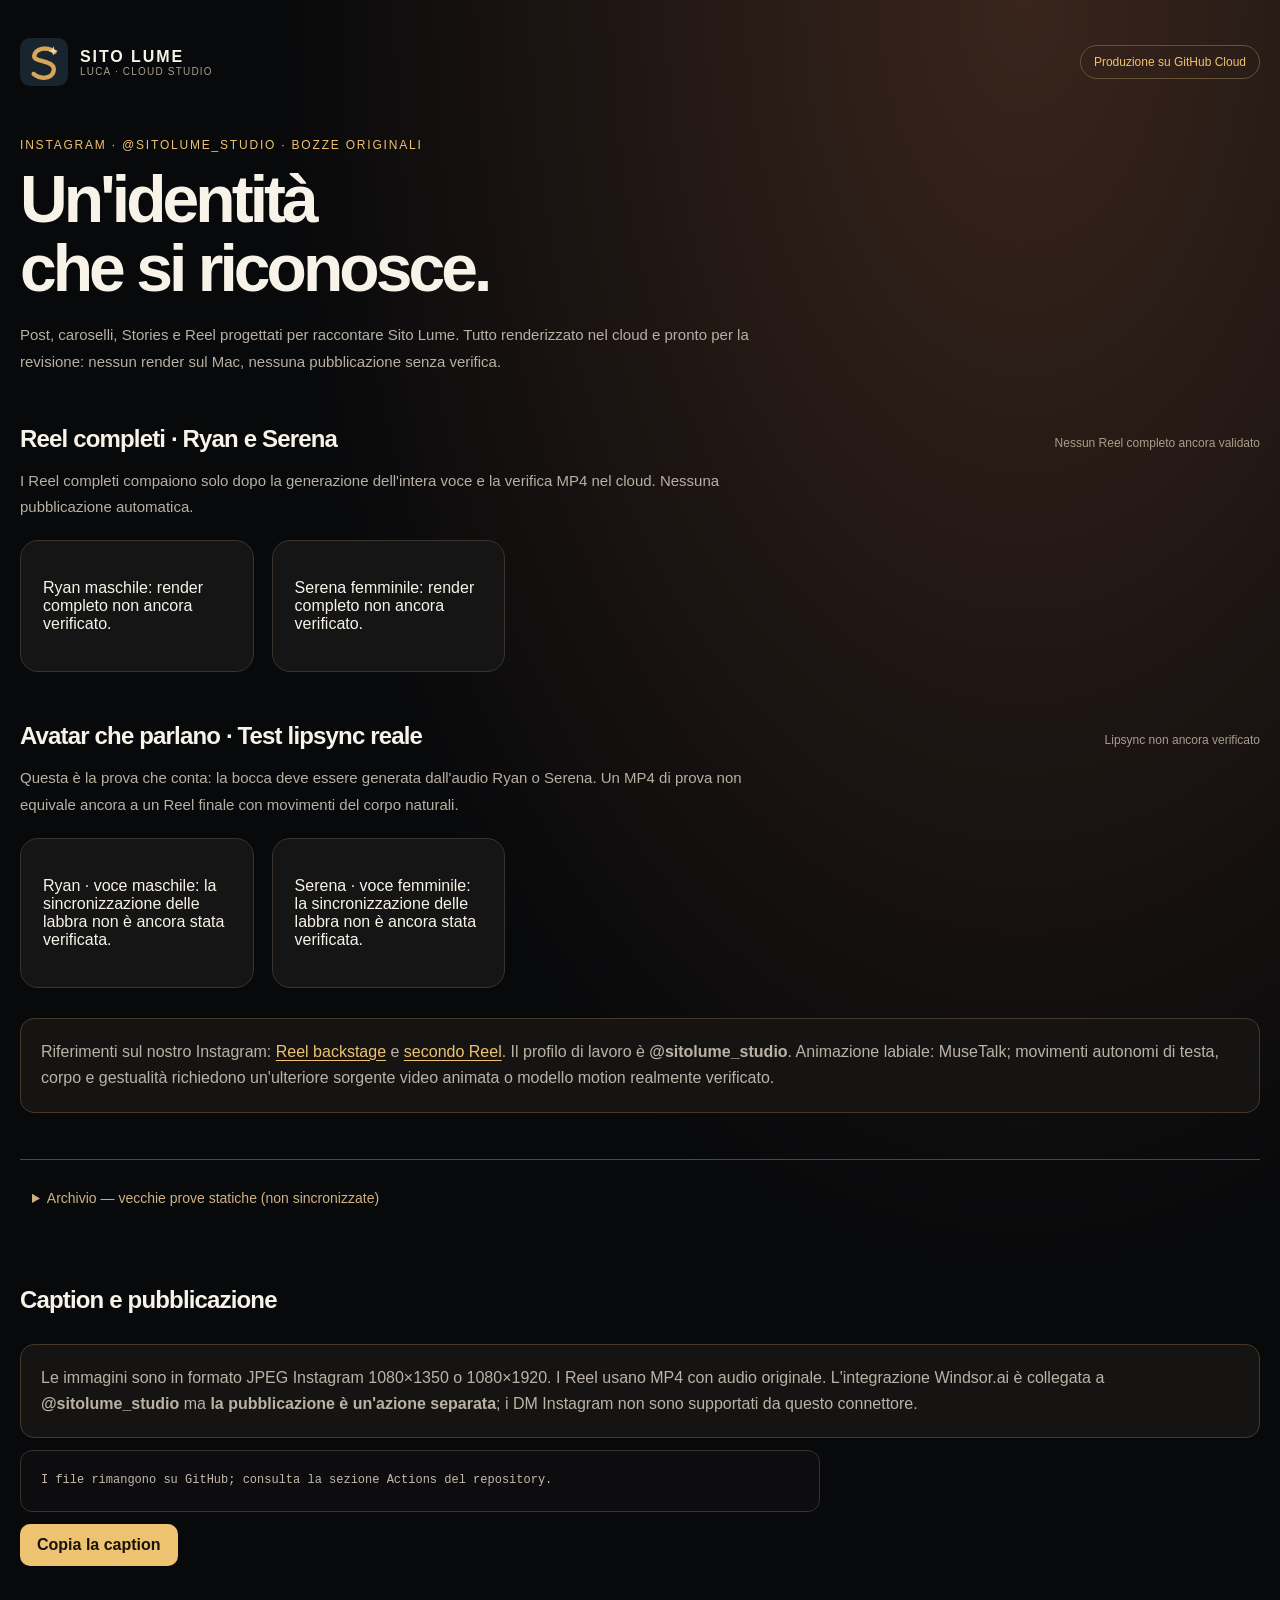
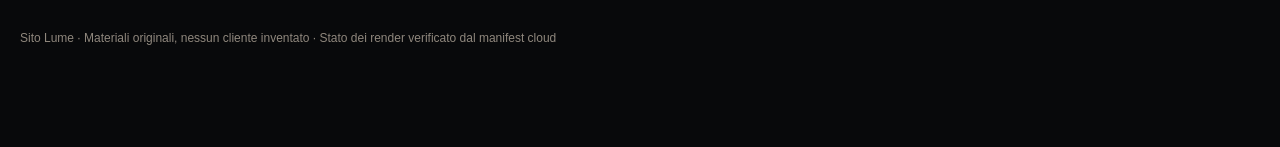
<file: social/index.html>
<!doctype html>
<html lang="it"><head><meta charset="utf-8"><meta name="viewport" content="width=device-width,initial-scale=1">
<meta name="robots" content="noindex,nofollow">
<title>Luca · Sito Lume Cloud Studio</title>
<style>
:root{color-scheme:dark;font-family:Inter,-apple-system,BlinkMacSystemFont,"Segoe UI",sans-serif;--gold:#edc270;--fg:#f8f3e8;--muted:#a99e8c;--line:#453826}
*{box-sizing:border-box}body{margin:0;color:var(--fg);background:radial-gradient(ellipse at 80% 0,#39251c,#08090b 52%);min-height:100vh}
a{color:inherit;text-decoration:none}.wrap{max-width:1280px;margin:auto;padding:38px 20px 90px}
header{display:flex;align-items:center;justify-content:space-between;gap:16px;flex-wrap:wrap}
.brand{display:flex;align-items:center;gap:12px}.brand img{width:48px;height:48px;border-radius:10px}.brand strong{letter-spacing:.12em}.brand small{display:block;letter-spacing:.12em;font-size:10px;color:var(--muted)}
.supra{font-size:12px;letter-spacing:.15em;text-transform:uppercase;color:var(--gold);margin-top:52px}
h1{font-size:clamp(33px,5.5vw,66px);line-height:1.04;letter-spacing:-.06em;margin:13px 0 20px}
.lead{color:#b9b0a4;max-width:740px;line-height:1.75;font-size:15px}
.status{display:inline-block;border:1px solid #645436;border-radius:30px;padding:9px 13px;color:var(--gold);font-size:12px}
.section{margin-top:50px;display:flex;justify-content:space-between;align-items:baseline;gap:14px;flex-wrap:wrap}
h2{font-size:24px;margin:0;letter-spacing:-.035em}.sub{font-size:12px;color:var(--muted)}
.grid{display:grid;grid-template-columns:repeat(auto-fill,minmax(220px,1fr));gap:18px;margin-top:20px}
.card{background:#151516;border:1px solid #3b332c;border-radius:18px;overflow:hidden;transition:transform .16s,border-color .16s}
.card:hover{transform:translateY(-3px);border-color:#bc9857}
.card img{width:100%;height:auto;display:block;aspect-ratio:4/5;object-fit:cover}
.card.tall img{aspect-ratio:9/16}.card video{width:100%;aspect-ratio:9/16;background:#000}
.card footer{padding:12px 14px 16px;display:flex;justify-content:space-between;align-items:center;gap:6px}
.card footer b{font-size:13px}.card footer span{font-size:11px;color:var(--gold)}
.info{padding:20px;background:#161413;border:1px solid var(--line);border-radius:14px;line-height:1.65;color:#bbb2a6;margin-top:30px}
a.link{color:var(--gold);text-decoration:underline;text-underline-offset:3px}
pre{white-space:pre-wrap;word-break:break-word;font:12px/1.6 ui-monospace,monospace;color:#c4b9ac;background:#0d0d0f;padding:20px;border-radius:12px;border:1px solid #38312d;max-width:800px}
button{font:inherit;background:#edc270;color:#18120b;border:0;border-radius:10px;padding:12px 17px;font-weight:700;cursor:pointer}
.foot{color:#8f877d;font-size:12px;margin-top:65px}
.archive{border-top:1px solid #594331;margin-top:46px;padding:18px 0}.archive>summary{cursor:pointer;color:#ceb181;font-size:14px;padding:12px}.archive[open]>summary{margin-bottom:20px}</style>
</head><body><main class="wrap">
<header><a href="https://sitolume-studio.pages.dev/" class="brand"><img alt="Logo Sito Lume" src="../assets/email/sitolume-signature.png"><span><strong>SITO LUME</strong><small>LUCA · CLOUD STUDIO</small></span></a><a class="status" href="https://github.com/activefloow-prog/sitolume-studio/actions">Produzione su GitHub Cloud</a></header>
<div class="supra">Instagram · @sitolume_studio · Bozze originali</div>
<h1>Un'identità<br>che si riconosce.</h1>
<p class="lead">Post, caroselli, Stories e Reel progettati per raccontare Sito Lume. Tutto renderizzato nel cloud e pronto per la revisione: nessun render sul Mac, nessuna pubblicazione senza verifica.</p>
<div class="section"><h2>Reel completi · Ryan e Serena</h2><span class="sub" id="fullSyncStatus">Render completo non ancora verificato</span></div>
<p class="lead">I Reel completi compaiono solo dopo la generazione dell'intera voce e la verifica MP4 nel cloud. Nessuna pubblicazione automatica.</p>
<div class="grid" id="fullSyncVideos"></div>
<div class="section"><h2>Avatar che parlano · Test lipsync reale</h2><span class="sub" id="syncStatus">Verifica in corso sul cloud…</span></div>
<p class="lead">Questa è la prova che conta: la bocca deve essere generata dall'audio Ryan o Serena. Un MP4 di prova non equivale ancora a un Reel finale con movimenti del corpo naturali.</p>
<div class="grid" id="syncVideos"></div>
<div class="info">Riferimenti sul nostro Instagram: <a class="link" target="_blank" rel="noopener" href="https://www.instagram.com/reel/DfYEkb5t3Mq/">Reel backstage</a> e <a class="link" target="_blank" rel="noopener" href="https://www.instagram.com/reel/DfZqXATocv0/">secondo Reel</a>. Il profilo di lavoro è <strong>@sitolume_studio</strong>. Animazione labiale: MuseTalk; movimenti autonomi di testa, corpo e gestualità richiedono un'ulteriore sorgente video animata o modello motion realmente verificato.</div>
<details class="archive"><summary>Archivio — vecchie prove statiche (non sincronizzate)</summary>
<div class="section"><h2>Nuovo Cinema Studio · Avatar</h2><span class="sub" id="cinemaStatus">Verifica render in cloud…</span></div>
<div class="grid" id="cinemaVideos"></div>
<div class="section"><h2>Copertine e caroselli avatar</h2><span class="sub">Presentatori sintetici originali CC0 · non sono persone reali · lipsync non attivo</span></div>
<div class="grid" id="cinemaImages"></div>
<div class="info">Nuova regia: movimento di camera, stacchi cinematografici, ambientazioni nero-oro e presentatori virtuali. La voce è Ryan o Serena. Gli avatar sono sintetici; non sono riprese reali né lipsync fotorealistico. <a class="link" href="https://github.com/visualizevalue/headshots" target="_blank" rel="noopener">Portrait CC0</a>.</div>
<div class="section"><h2>Materiali social</h2><span class="sub" id="edition">Cerco l'ultima produzione verificata…</span></div>
<div class="grid" id="visuals"></div>
<div class="section"><h2>Reel e voci</h2><span class="sub">Ryan (maschile) · Serena (femminile) · Qwen3-TTS</span></div>
<div class="grid" id="videos"></div>
</details>
<div class="section"><h2>Caption e pubblicazione</h2></div>
<div class="info">Le immagini sono in formato JPEG Instagram 1080×1350 o 1080×1920. I Reel usano MP4 con audio originale. L'integrazione Windsor.ai è collegata a <b>@sitolume_studio</b> ma <b>la pubblicazione è un'azione separata</b>; i DM Instagram non sono supportati da questo connettore.</div>
<pre id="caption">Caricamento caption…</pre>
<button id="copyCaption">Copia la caption</button>
<p class="foot">Sito Lume · Materiali originali, nessun cliente inventato · Stato dei render verificato dal manifest cloud</p>
</main>
<script>
(function(){
"use strict";
const repo="https://api.github.com/repos/activefloow-prog/sitolume-studio/contents/social/";
const raw="https://raw.githubusercontent.com/activefloow-prog/sitolume-studio/main/social/";
const pic=(label,url,tall)=>{const a=document.createElement("a");a.className="card"+(tall?" tall":"");a.href=url;a.target="_blank";a.rel="noopener noreferrer";const img=document.createElement("img");img.src=url;img.loading="lazy";img.alt=label;const footer=document.createElement("footer");const name=document.createElement("b");name.textContent=label;const span=document.createElement("span");span.textContent="Apri JPG";footer.append(name,span);a.append(img,footer);return a};
const video=(label,url,available)=>{const div=document.createElement("div");div.className="card tall";if(available){const v=document.createElement("video");v.controls=true;v.preload="none";v.src=url;v.playsInline=true;div.append(v)}else{const p=document.createElement("p");p.style.padding="22px";p.textContent="Il Reel non è ancora stato generato o verificato.";div.append(p)}const footer=document.createElement("footer");const n=document.createElement("b");n.textContent=label;const st=document.createElement("span");st.textContent=available?"MP4 disponibile":"Da generare";footer.append(n,st);div.append(footer);return div};
async function loadFullLipSync(){
 const root=raw+"lipsync/full/2026-11-11/";
 const cases=[["ryan","Ryan maschile"],["serena","Serena femminile"]];
 let ok=0;
 const container=document.getElementById("fullSyncVideos");
 for(const [id,label] of cases){
  try{
    const response=await fetch(root+id+"/status.json",{cache:"no-store"});
    if(!response.ok)throw Error("missing");
    const status=await response.json();
    if(status.verified!==true || status.lipsync_model!=="TMElyralab/MuseTalk v1.5")throw Error("not verified");
    container.append(video("Reel completo · "+label,root+id+"/"+status.output,true));
    ok++;
  }catch(e){
    const p=document.createElement("div");
    p.className="card";
    p.innerHTML="<p style='padding:22px'>"+label+": render completo non ancora verificato.</p>";
    container.append(p);
  }
 }
 document.getElementById("fullSyncStatus").textContent=ok===2?"Due Reel con audio completo verificati":ok===1?"Un Reel completo verificato":"Nessun Reel completo ancora validato";
}
loadFullLipSync().catch(()=>{document.getElementById("fullSyncStatus").textContent="Produzione completa da verificare";});
async function loadLipSyncPilot(){
 const root=raw+"lipsync/2026-11-11/";
 const cases=[["ryan","Ryan · voce maschile"],["serena","Serena · voce femminile"]];
 let ok=0;
 const wrap=document.getElementById("syncVideos");
 for(const [id,label] of cases){
  try{
   const req=await fetch(root+id+"/status.json",{cache:"no-store"});
   if(!req.ok)throw Error("unverified");
   const status=await req.json();
   if(status.verified!==true || status.lipsync_model!=="TMElyralab/MuseTalk v1.5")throw Error("not certified");
   wrap.append(video("Lipsync reale · "+label+" · prova 5 s",root+id+"/"+status.output,true));
   ok++;
  }catch(e){
   const holder=document.createElement("div");holder.className="card";
   const p=document.createElement("p");p.style.padding="22px";p.textContent=label+": la sincronizzazione delle labbra non è ancora stata verificata.";
   holder.append(p);wrap.append(holder);
  }
 }
 document.getElementById("syncStatus").textContent=ok===2?"Ryan e Serena: due prove labiali verificate":ok===1?"Una prova lipsync verificata; seconda in verifica":"Lipsync non ancora verificato";
}
loadLipSyncPilot().catch(()=>{document.getElementById("syncStatus").textContent="Test non disponibile";});
async function loadCinema(){
const newestCinema=await loadLatest("cinema");
const root=raw+newestCinema+"/";
const cases=[["ryan","Ryan · voce maschile"],["serena","Serena · voce femminile"]];
let ok=0;
for(const [id,title] of cases){
try{
 const response=await fetch(root+id+"/cinema-"+id+".json",{cache:"no-cache"});
 if(!response.ok)throw Error("not ready");
 const manifest=await response.json();
 if(manifest.render!=="verified")throw Error("not verified");
 const folder=root+id+"/";
 document.getElementById("cinemaVideos").append(video("Cinematic Reel · "+title,folder+manifest.video,true));
 document.getElementById("cinemaImages").append(pic("Copertina avatar · "+title,folder+manifest.cover,false),...manifest.carousel.map((path,i)=>pic("Cinema "+title+" · "+(i+1),folder+path,false)));
 ok++;
}catch(e){const p=document.createElement("p");p.style.color="#b9b0a4";p.textContent=title+": render da verificare sul cloud.";document.getElementById("cinemaVideos").append(p)}
}
document.getElementById("cinemaStatus").textContent=ok===2?"Due Reel cinematografici verificati":ok===1?"Un Reel pronto, un Reel in verifica":"Rendering cloud non ancora verificato";
}
loadCinema().catch(()=>{document.getElementById("cinemaStatus").textContent="Non ancora disponibile";});
async function loadLatest(folder){const r=await fetch(repo+folder,{headers:{Accept:"application/vnd.github+json"}});if(!r.ok)throw Error("Nessun archivio cloud");const items=await r.json();const dirs=items.filter(x=>x.type==="dir").sort((a,b)=>b.name.localeCompare(a.name));if(!dirs.length)throw Error("Nessuna produzione");return folder+"/"+dirs[0].name}
async function start(){let dir;try{dir=await loadLatest("generated")}catch{dir=await loadLatest("preview")}
const endpoint=raw+dir+"/";const res=await fetch(endpoint+"manifest.json",{cache:"no-cache"});if(!res.ok)throw Error("Il manifest del render non è disponibile");
const m=await res.json();document.getElementById("edition").textContent="Lotto "+dir.split("/").pop()+" · "+(m.production?.visuals||"anteprima tecnica");
const grid=document.getElementById("visuals");grid.replaceChildren(pic("Post principale",endpoint+m.post,false),...m.carousel.map((name,i)=>pic("Carosello "+(i+1),endpoint+name,false)),pic("Story verticale",endpoint+m.story,true));
const clips=document.getElementById("videos");clips.replaceChildren(video("Reel Ryan · voce maschile",endpoint+"reel-ryan.mp4",m.production?.ryan_reel==="verified"),video("Reel Serena · voce femminile",endpoint+"reel-serena.mp4",m.production?.serena_reel==="verified"));
document.getElementById("caption").textContent=m.caption||"Caption da preparare";
document.getElementById("copyCaption").onclick=()=>navigator.clipboard.writeText(m.caption||"").then(()=>{document.getElementById("copyCaption").textContent="Copiata"});
}
start().catch(e=>{document.getElementById("edition").textContent=e.message;document.getElementById("caption").textContent="I file rimangono su GitHub; consulta la sezione Actions del repository."});
})();
</script></body></html>
</file>
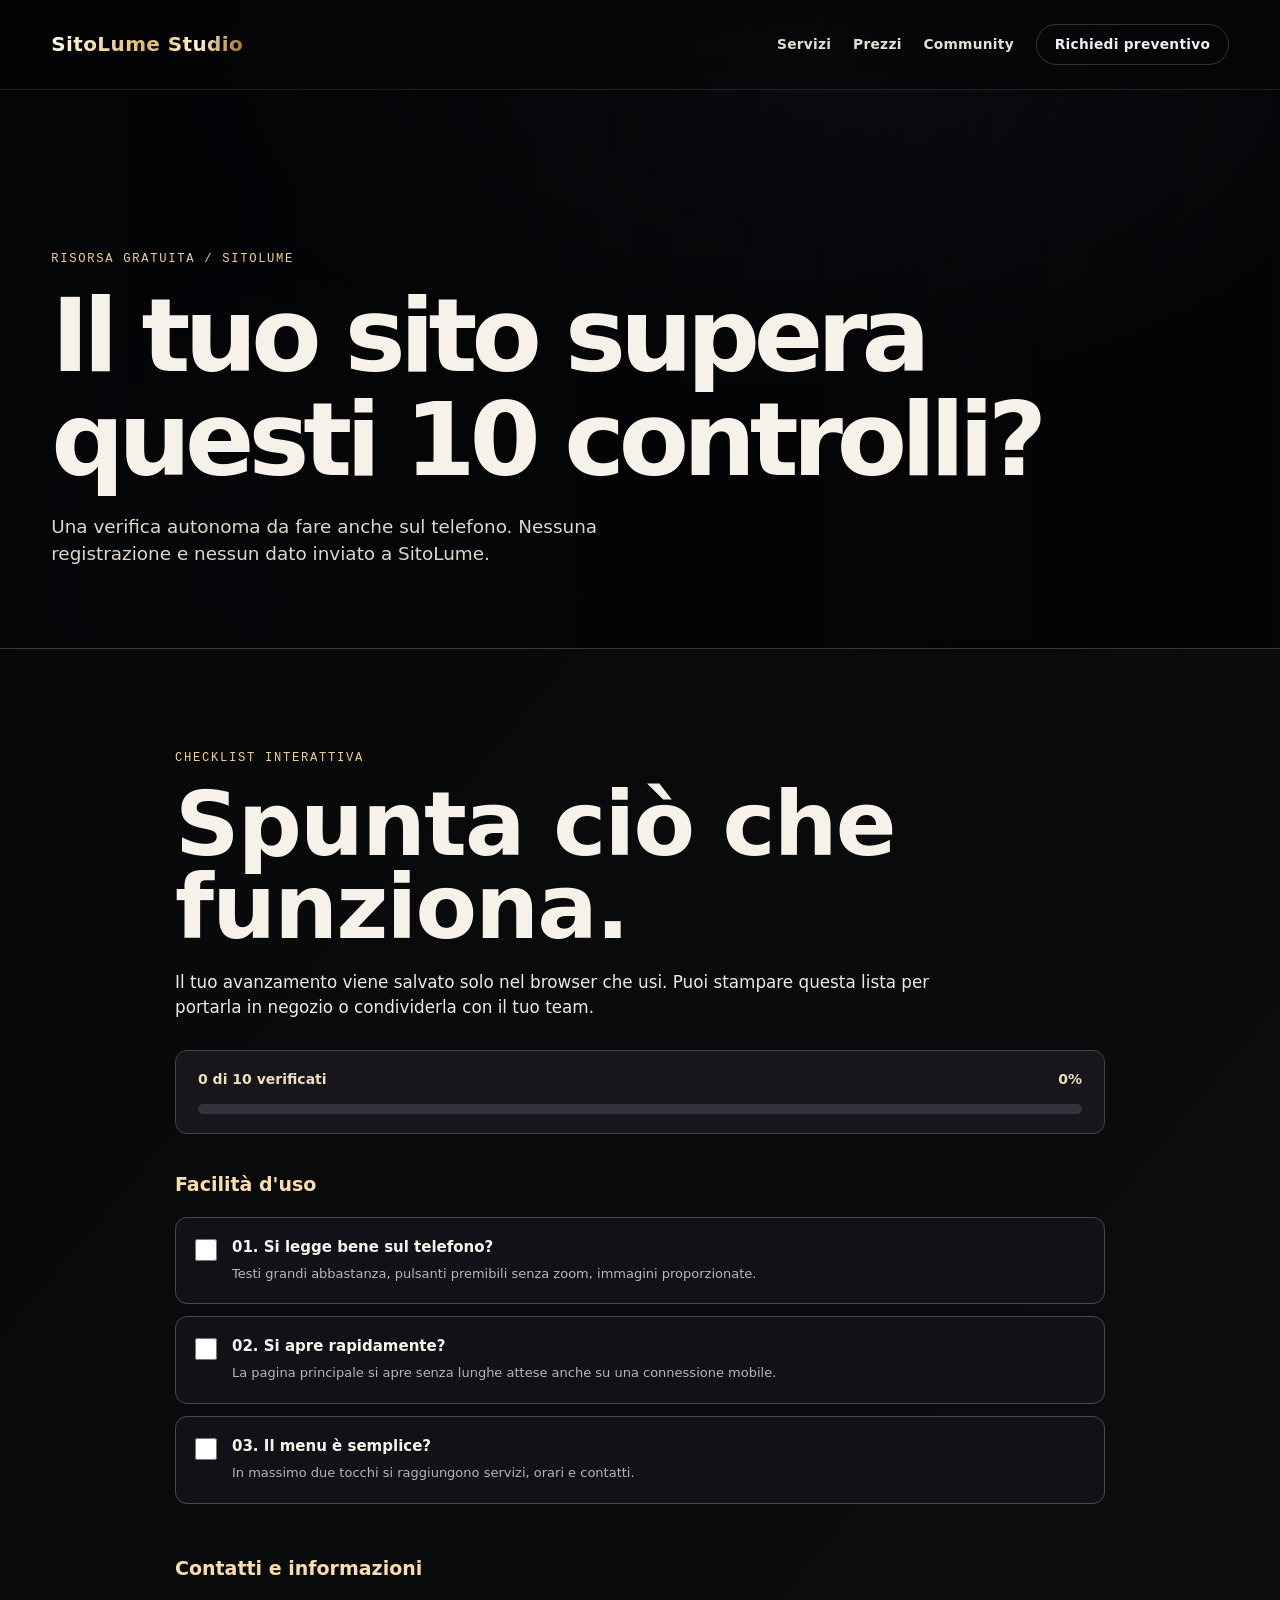
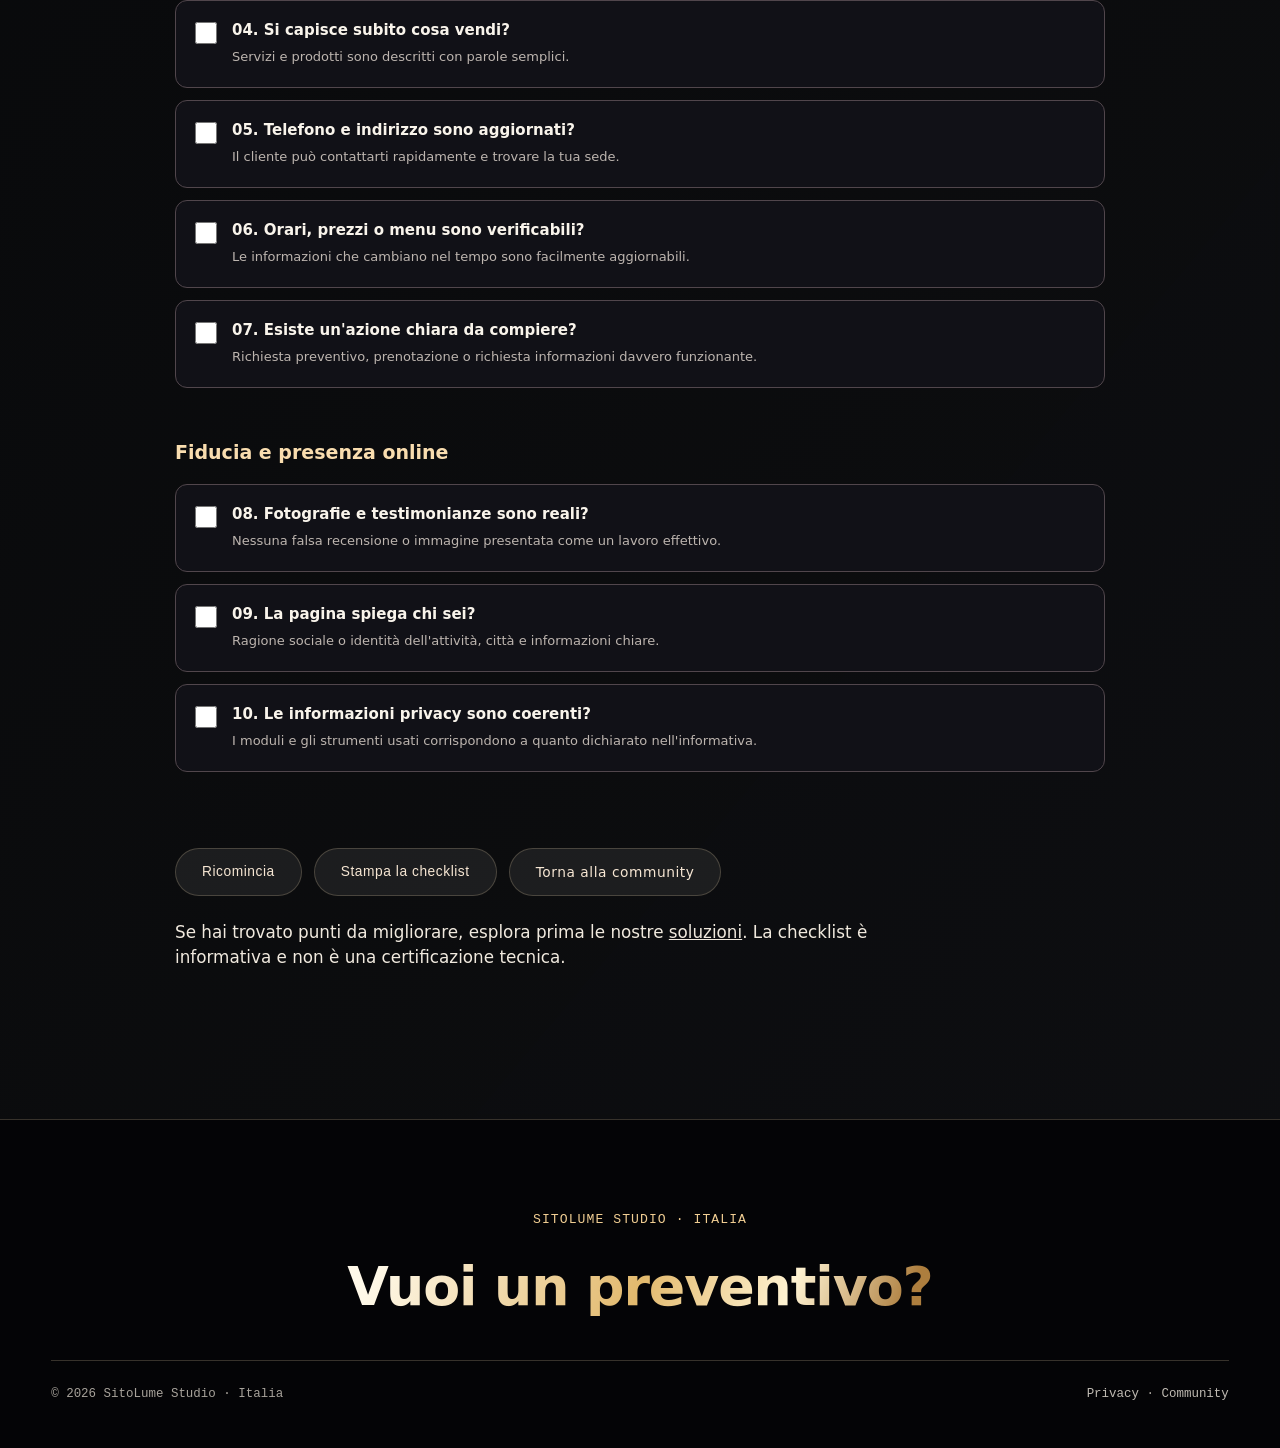
<file: checklist-gratuita.html>
<!DOCTYPE html><html lang="it"><head><meta charset="utf-8"><meta name="viewport" content="width=device-width,initial-scale=1"><meta name="robots" content="index,follow"><link rel="canonical" href="https://activefloow-prog.github.io/sitolume-studio/checklist-gratuita.html"><meta name="theme-color" content="#050507"><meta name="description" content="Checklist gratuita per controllare un sito web in 10 punti, pensata per le piccole attività italiane."><title>Checklist gratuita sito web | SitoLume Studio</title><link rel="icon" href="./assets/sitolume-logo.svg" type="image/svg+xml"><link rel="stylesheet" href="./styles.css"><link rel="stylesheet" href="./multipage.css"></head>
<body><header class="nav"><a class="brand" href="./index.html">SitoLume Studio</a><button class="menu-toggle" type="button" aria-label="Apri menu" aria-expanded="false" aria-controls="main-menu">☰</button><nav class="nav-links" id="main-menu" aria-label="Menu principale"><a href="./servizi.html">Servizi</a><a href="./prezzi.html">Prezzi</a><a href="./community.html">Community</a><a class="nav-cta" href="./preventivo.html">Richiedi preventivo</a></nav></header>
<main><section class="page-intro checklist-intro"><p class="kicker">RISORSA GRATUITA / SITOLUME</p><h1>Il tuo sito supera<br>questi 10 controlli?</h1><p>Una verifica autonoma da fare anche sul telefono. Nessuna registrazione e nessun dato inviato a SitoLume.</p></section>
<section class="sl-extra"><div class="section-head checklist-wrap"><p class="kicker">CHECKLIST INTERATTIVA</p><h2>Spunta ciò che funziona.</h2><p class="sl-intro">Il tuo avanzamento viene salvato solo nel browser che usi. Puoi stampare questa lista per portarla in negozio o condividerla con il tuo team.</p>
<div class="checklist-progress"><div class="checklist-progress-head"><strong id="check-counter">0 di 10 verificati</strong><span id="check-score">0%</span></div><div class="checklist-progress-track"><span id="check-fill"></span></div></div>
<div class="checklist-items">
<fieldset><legend>Facilità d'uso</legend>
<label><input type="checkbox" data-check="1"> <span><strong>01. Si legge bene sul telefono?</strong><small>Testi grandi abbastanza, pulsanti premibili senza zoom, immagini proporzionate.</small></span></label>
<label><input type="checkbox" data-check="2"> <span><strong>02. Si apre rapidamente?</strong><small>La pagina principale si apre senza lunghe attese anche su una connessione mobile.</small></span></label>
<label><input type="checkbox" data-check="3"> <span><strong>03. Il menu è semplice?</strong><small>In massimo due tocchi si raggiungono servizi, orari e contatti.</small></span></label>
</fieldset><fieldset id="contatti"><legend>Contatti e informazioni</legend>
<label><input type="checkbox" data-check="4"> <span><strong>04. Si capisce subito cosa vendi?</strong><small>Servizi e prodotti sono descritti con parole semplici.</small></span></label>
<label><input type="checkbox" data-check="5"> <span><strong>05. Telefono e indirizzo sono aggiornati?</strong><small>Il cliente può contattarti rapidamente e trovare la tua sede.</small></span></label>
<label><input type="checkbox" data-check="6"> <span><strong>06. Orari, prezzi o menu sono verificabili?</strong><small>Le informazioni che cambiano nel tempo sono facilmente aggiornabili.</small></span></label>
<label><input type="checkbox" data-check="7"> <span><strong>07. Esiste un'azione chiara da compiere?</strong><small>Richiesta preventivo, prenotazione o richiesta informazioni davvero funzionante.</small></span></label>
</fieldset><fieldset id="fiducia"><legend>Fiducia e presenza online</legend>
<label><input type="checkbox" data-check="8"> <span><strong>08. Fotografie e testimonianze sono reali?</strong><small>Nessuna falsa recensione o immagine presentata come un lavoro effettivo.</small></span></label>
<label><input type="checkbox" data-check="9"> <span><strong>09. La pagina spiega chi sei?</strong><small>Ragione sociale o identità dell'attività, città e informazioni chiare.</small></span></label>
<label><input type="checkbox" data-check="10"> <span><strong>10. Le informazioni privacy sono coerenti?</strong><small>I moduli e gli strumenti usati corrispondono a quanto dichiarato nell'informativa.</small></span></label>
</fieldset></div>
<div class="checklist-actions"><button type="button" id="check-clear" class="btn"><span>Ricomincia</span></button><button type="button" id="check-print" class="btn"><span>Stampa la checklist</span></button><a class="btn" href="./community.html"><span>Torna alla community</span></a></div>
<p class="sl-intro">Se hai trovato punti da migliorare, esplora prima le nostre <a href="./servizi.html" style="text-decoration:underline">soluzioni</a>. La checklist è informativa e non è una certificazione tecnica.</p>
</div></section>
</main><footer class="footer"><p class="foot-k">SITOLUME STUDIO · ITALIA</p><a class="foot-mail" href="./preventivo.html">Vuoi un preventivo?</a><div class="foot-bottom"><span>© 2026 SitoLume Studio · Italia</span><span><a href="./privacy.html">Privacy</a> · <a href="./community.html">Community</a></span></div></footer>
<script src="./navigation.js"></script><script src="./checklist.js" defer></script></body></html>
</file>
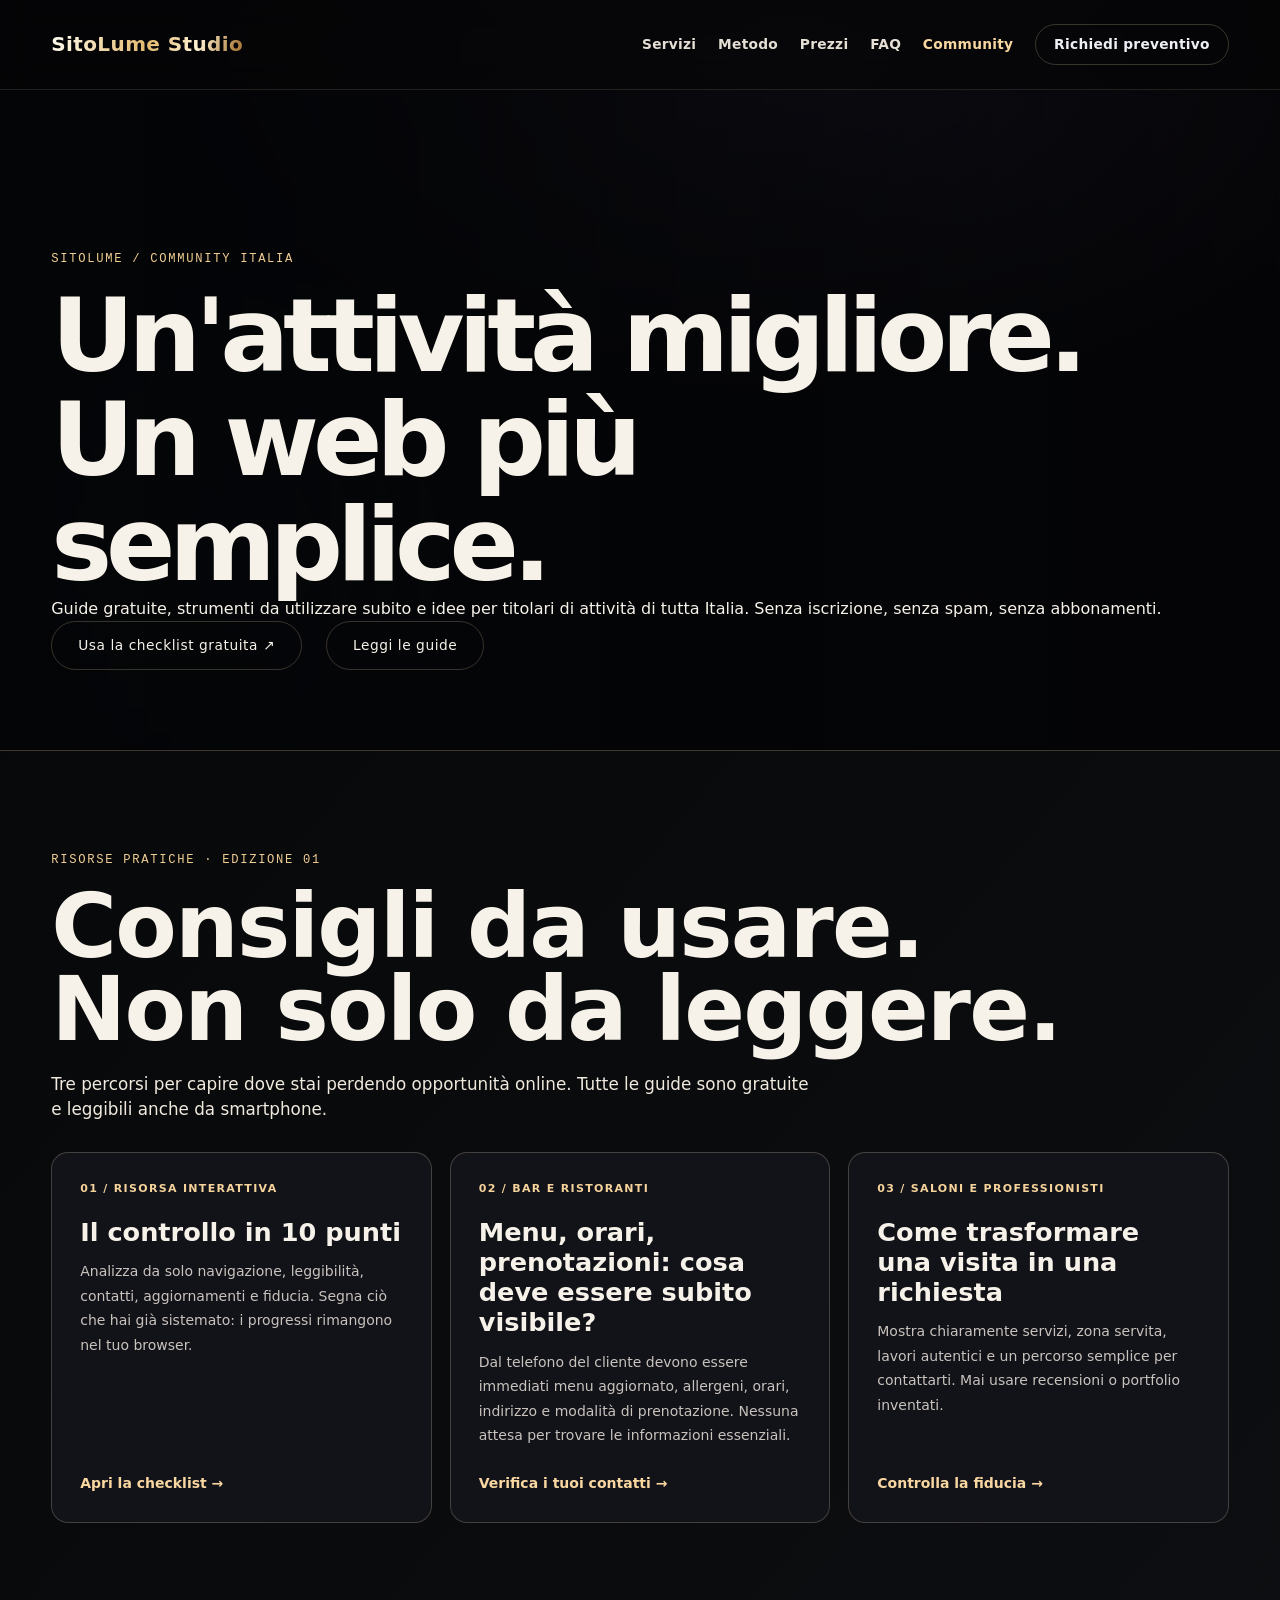
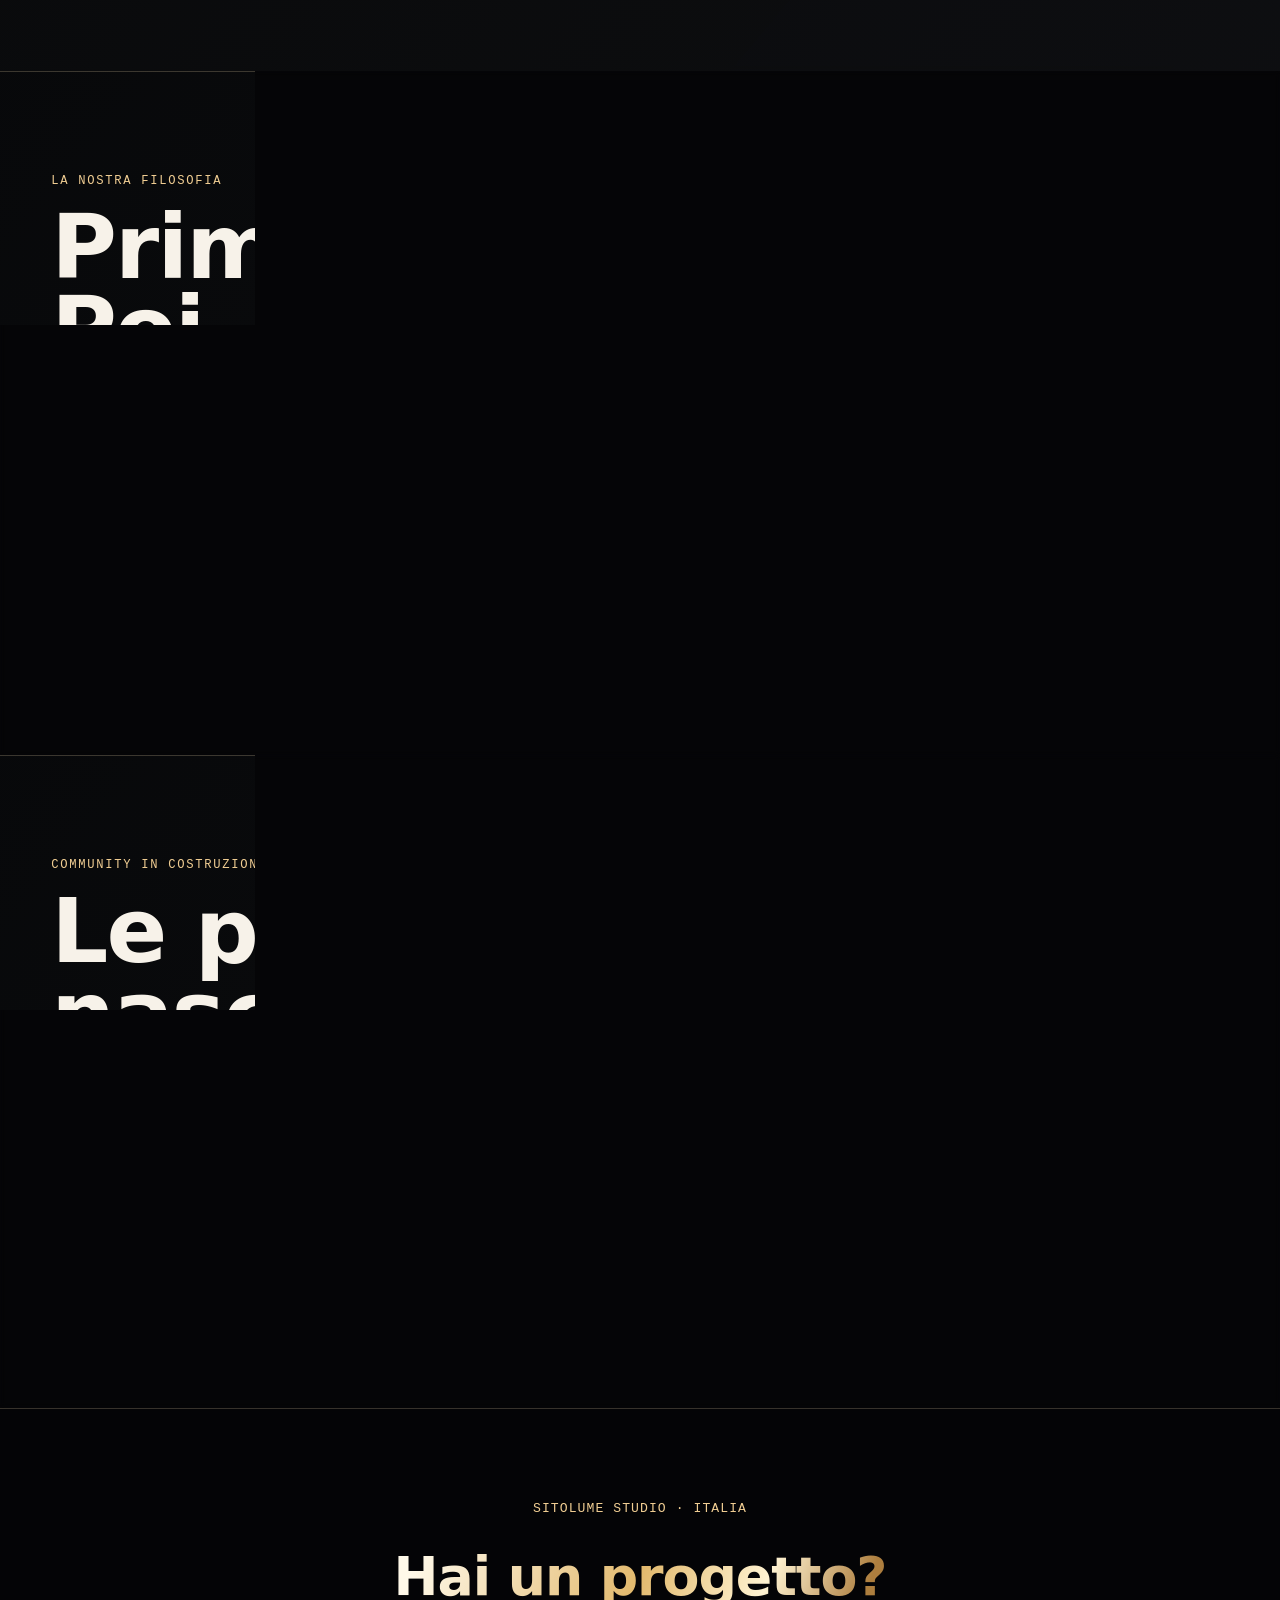
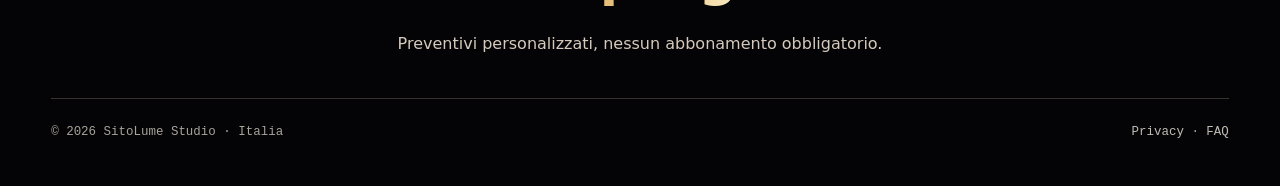
<file: community.html>
<!DOCTYPE html><html lang="it"><head><meta charset="utf-8"><meta name="viewport" content="width=device-width,initial-scale=1"><meta name="robots" content="index,follow"><link rel="canonical" href="https://activefloow-prog.github.io/sitolume-studio/community.html"><meta name="theme-color" content="#050507"><meta name="description" content="Community SitoLume Italia: strumenti gratuiti e guide pratiche per migliorare la presenza online di bar, negozi, saloni e professionisti."><title>Community e risorse gratuite | SitoLume Studio</title><link rel="icon" href="./assets/sitolume-logo.svg" type="image/svg+xml"><link rel="stylesheet" href="./styles.css"><link rel="stylesheet" href="./multipage.css"></head>
<body>
<header class="nav"><a class="brand" href="./index.html">SitoLume Studio</a><button class="menu-toggle" type="button" aria-label="Apri menu" aria-expanded="false" aria-controls="main-menu">☰</button><nav class="nav-links" id="main-menu" aria-label="Menu principale"><a href="./servizi.html">Servizi</a><a href="./metodo.html">Metodo</a><a href="./prezzi.html">Prezzi</a><a href="./faq.html">FAQ</a><a href="./community.html" aria-current="page">Community</a><a class="nav-cta" href="./preventivo.html">Richiedi preventivo</a></nav></header>
<main>
<section class="page-intro"><p class="kicker">SITOLUME / COMMUNITY ITALIA</p><h1>Un'attività migliore.<br>Un web più semplice.</h1><p>Guide gratuite, strumenti da utilizzare subito e idee per titolari di attività di tutta Italia. Senza iscrizione, senza spam, senza abbonamenti.</p><div class="hero-actions"><a class="btn" href="./checklist-gratuita.html"><span>Usa la checklist gratuita ↗</span></a><a class="btn" href="#risorse"><span>Leggi le guide</span></a></div></section>
<section class="sl-extra" id="risorse"><div class="section-head"><p class="kicker">RISORSE PRATICHE · EDIZIONE 01</p><h2>Consigli da usare.<br>Non solo da leggere.</h2><p class="sl-intro">Tre percorsi per capire dove stai perdendo opportunità online. Tutte le guide sono gratuite e leggibili anche da smartphone.</p><div class="community-cards">
<article class="community-card"><span>01 / RISORSA INTERATTIVA</span><h3>Il controllo in 10 punti</h3><p>Analizza da solo navigazione, leggibilità, contatti, aggiornamenti e fiducia. Segna ciò che hai già sistemato: i progressi rimangono nel tuo browser.</p><a href="./checklist-gratuita.html">Apri la checklist →</a></article>
<article class="community-card"><span>02 / BAR E RISTORANTI</span><h3>Menu, orari, prenotazioni: cosa deve essere subito visibile?</h3><p>Dal telefono del cliente devono essere immediati menu aggiornato, allergeni, orari, indirizzo e modalità di prenotazione. Nessuna attesa per trovare le informazioni essenziali.</p><a href="./checklist-gratuita.html#contatti">Verifica i tuoi contatti →</a></article>
<article class="community-card"><span>03 / SALONI E PROFESSIONISTI</span><h3>Come trasformare una visita in una richiesta</h3><p>Mostra chiaramente servizi, zona servita, lavori autentici e un percorso semplice per contattarti. Mai usare recensioni o portfolio inventati.</p><a href="./checklist-gratuita.html#fiducia">Controlla la fiducia →</a></article>
</div></div></section>
<section class="sl-extra"><div class="section-head"><p class="kicker">LA NOSTRA FILOSOFIA</p><h2>Prima il valore.<br>Poi, se serve, il preventivo.</h2><p class="sl-intro">Non devi comprare un sito per leggere le nostre risorse. Se vuoi un parere sul tuo progetto puoi consultare i servizi e chiedere una proposta personalizzata.</p><a class="btn" href="./servizi.html"><span>Scopri cosa realizziamo →</span></a><a class="btn" href="./preventivo.html"><span>Richiedi un preventivo →</span></a></div></section>
<section class="sl-extra" id="partecipazione"><div class="section-head"><p class="kicker">COMMUNITY IN COSTRUZIONE</p><h2>Le prossime guide nasceranno dai problemi reali.</h2><p class="sl-intro">Questa è la prima versione pubblica delle risorse. Una sezione per inviare domande e ricevere aggiornamenti sarà attivata solo dopo il collaudo del recapito, con informativa privacy corretta. Non presentiamo come attivo un gruppo social o una mailing list che non esistono.</p></div></section>
</main><footer class="footer"><p class="foot-k">SITOLUME STUDIO · ITALIA</p><a class="foot-mail" href="./preventivo.html">Hai un progetto?</a><p class="contact-note">Preventivi personalizzati, nessun abbonamento obbligatorio.</p><div class="foot-bottom"><span>© 2026 SitoLume Studio · Italia</span><span><a href="./privacy.html">Privacy</a> · <a href="./faq.html">FAQ</a></span></div></footer><script src="./navigation.js"></script>
</body></html>
</file>
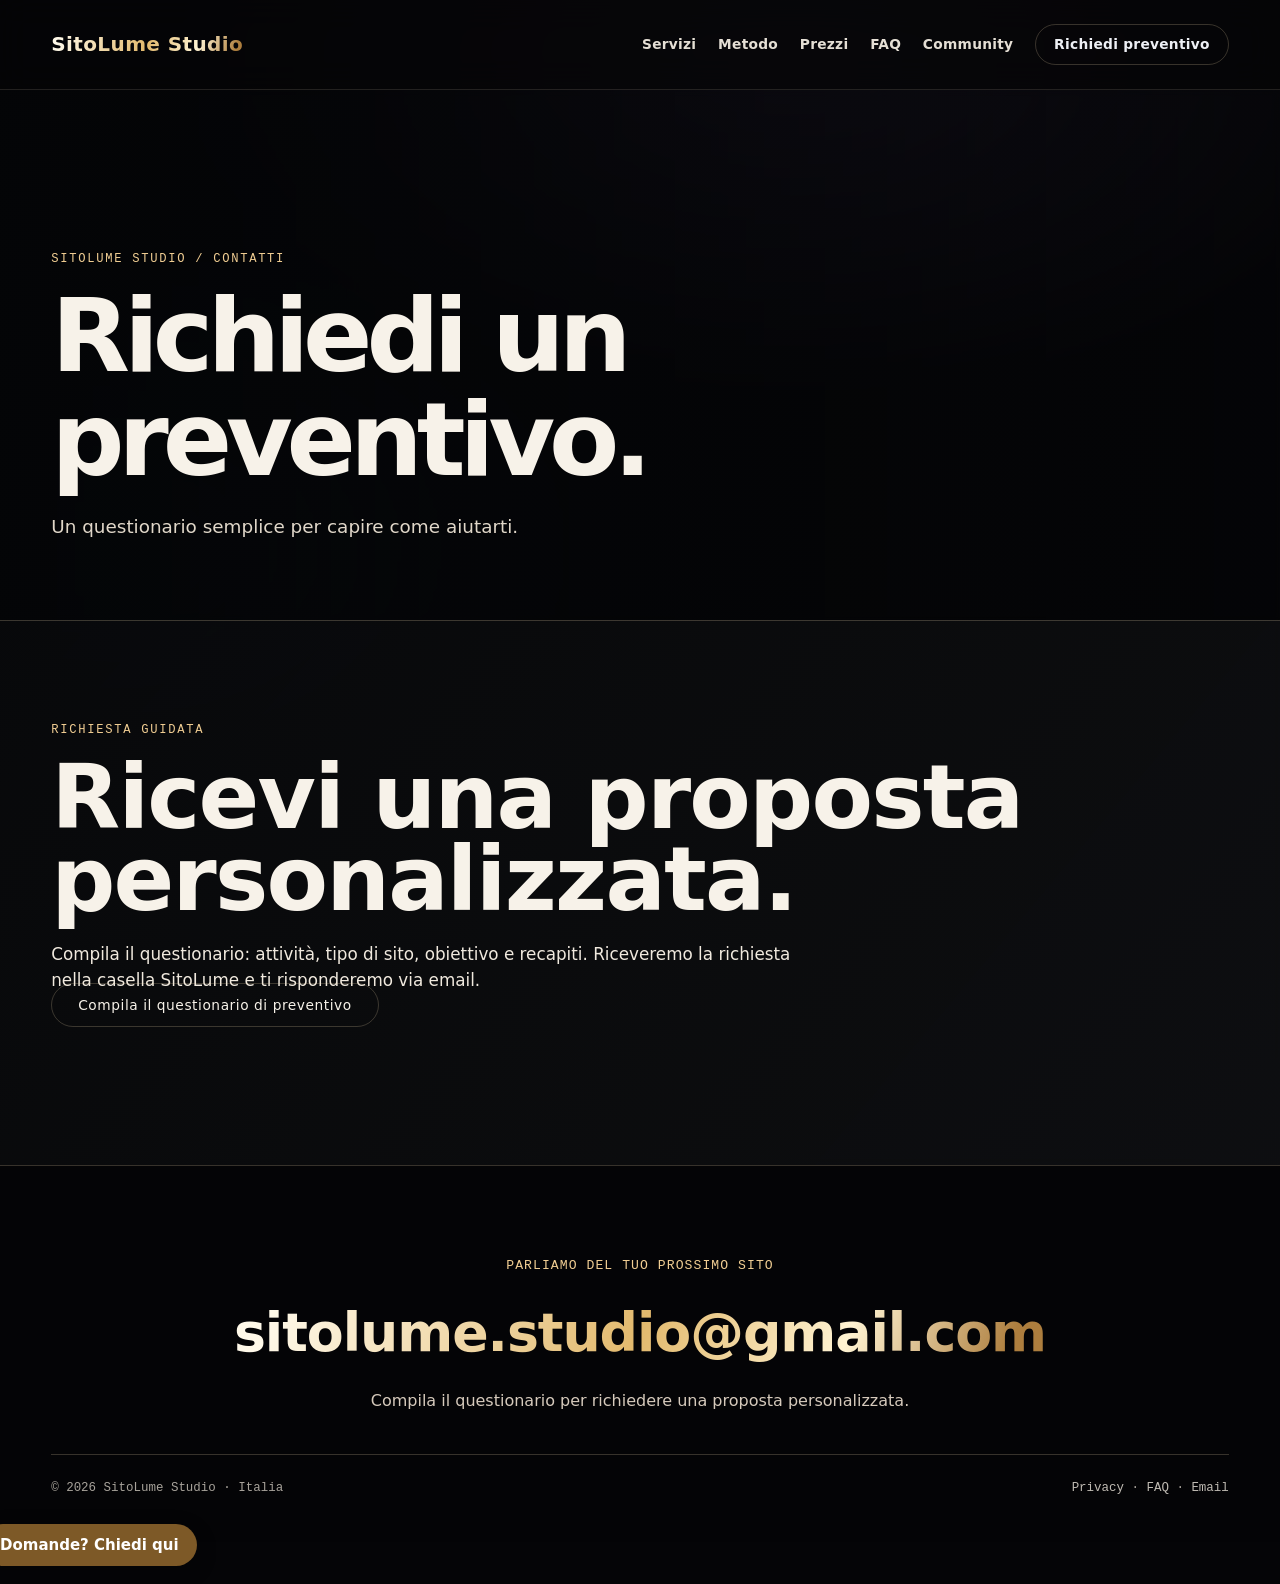
<file: contatti.html>
<!DOCTYPE html><html lang="it"><head><meta charset="utf-8"><meta name="viewport" content="width=device-width,initial-scale=1"><meta name="robots" content="index,follow"><link rel="canonical" href="https://activefloow-prog.github.io/sitolume-studio/contatti.html"><meta name="theme-color" content="#050507"><title>Contatti | SitoLume Studio</title><meta name="description" content="SitoLume Studio: siti web professionali, animazioni 3D, siti multipagina e assistenza per le attività locali."><link rel="icon" href="./assets/sitolume-logo.svg" type="image/svg+xml"><link rel="stylesheet" href="./styles.css"><link rel="stylesheet" href="./multipage.css"></head><body><header class="nav"><a class="brand" href="./index.html">SitoLume Studio</a><button class="menu-toggle" type="button" aria-label="Apri menu" aria-expanded="false" aria-controls="main-menu">☰</button><nav class="nav-links" id="main-menu" aria-label="Menu principale"><a href="./servizi.html">Servizi</a><a href="./metodo.html">Metodo</a><a href="./prezzi.html">Prezzi</a><a href="./faq.html">FAQ</a><a href="./community.html">Community</a><a class="nav-cta" href="./preventivo.html">Richiedi preventivo</a></nav></header><main><section class="page-intro"><p class="kicker">SITOLUME STUDIO / CONTATTI</p><h1>Richiedi un preventivo.</h1><p>Un questionario semplice per capire come aiutarti.</p></section><section class="sl-contact-page"><div class="section-head"><p class="kicker">RICHIESTA GUIDATA</p><h2>Ricevi una proposta personalizzata.</h2><p class="sl-intro">Compila il questionario: attività, tipo di sito, obiettivo e recapiti. Riceveremo la richiesta nella casella SitoLume e ti risponderemo via email.</p><a class="btn" href="./preventivo.html"><span>Compila il questionario di preventivo</span></a></div></section></main><footer class="footer" id="contact"><p class="foot-k">PARLIAMO DEL TUO PROSSIMO SITO</p><a class="foot-mail" href="./preventivo.html">sitolume.studio@gmail.com</a><p class="contact-note">Compila il questionario per richiedere una proposta personalizzata.</p><div class="foot-bottom"><span>© 2026 SitoLume Studio · Italia</span><span><a href="./privacy.html">Privacy</a> · <a href="./faq.html">FAQ</a> · <a href="./preventivo.html">Email</a></span></div></footer><script src="./navigation.js"></script><script>window.TCH_FAQ={"name":"SitoLume · Assistente FAQ","colour":"#7d5927","button":"Domande? Chiedi qui","greeting":"Ciao! Sono l’assistente FAQ automatico di SitoLume. Posso rispondere su servizi, prezzi indicativi e modalità di lavoro.","fallback":"Non ho una risposta verificata a questa domanda. Scrivici a sitolume.studio@gmail.com; non inserire informazioni sensibili qui.","threshold":0.47,"suggest":[0,1,2,9],"synonyms":{"prezzo":["prezzi","costo","costi","tariffa","tariffe"],"abbonamento":["mensile","canone","rinnovo"],"contatto":["email","scrivere","parlare"]},"faqs":[{"q":"Quanto costa un sito web?","keywords":["prezzo","prezzi","costo","costi","quanto","euro","tariffe","sito","vetrina","390","790","preventivo"],"a":"Una pagina vetrina parte indicativamente da 390 €. Un sito fino a 5 pagine parte da 790 €. Le esperienze 3D avanzate sono su preventivo. Imposte eventualmente dovute, dominio e hosting sono separati."},{"q":"È obbligatorio pagare un abbonamento?","keywords":["abbonamento","mensile","canone","rinnovo","manutenzione","29","assistenza"],"a":"No, l'abbonamento non è obbligatorio. La manutenzione è facoltativa, da 29 € al mese, con attività e condizioni da definire per iscritto."},{"q":"Dominio e hosting sono compresi?","keywords":["dominio","hosting","server","hosting incluso","dominio incluso","intestato"],"a":"Dominio e hosting sono normalmente costi separati e devono restare intestati al cliente. Nessun acquisto senza la tua autorizzazione."},{"q":"Quanto tempo serve per fare un sito?","keywords":["tempi","tempo","durata","quanto ci vuole","consegna","giorni","settimane"],"a":"Le tempistiche dipendono da contenuti e complessità. Le concordiamo per iscritto dopo analisi e accettazione del preventivo."},{"q":"Il sito funziona sul cellulare?","keywords":["mobile","smartphone","cellulare","tablet","responsive","telefono","schermo"],"a":"Sì, realizziamo e verifichiamo siti responsive adatti a smartphone, tablet e desktop."},{"q":"Per quali attività fate siti?","keywords":["bar","ristorante","pizzeria","parrucchieri","salone","negozio","estetista","azienda","settori"],"a":"Realizziamo siti vetrina per bar, ristoranti, saloni di bellezza, negozi e piccole aziende di Brescia, Bergamo e Lombardia."},{"q":"Come funziona la realizzazione?","keywords":["processo","fasi","come funziona","lavoro","accordo","acconto","approvazione"],"a":"Analisi, proposta grafica riservata, preventivo, contratto e acconto, sviluppo, revisioni concordate, collaudo e consegna."},{"q":"Gestite la privacy e i cookie?","keywords":["privacy","cookie","gdpr","dati","consenso","informativa","legalità"],"a":"Valutiamo privacy, cookie, moduli e servizi nel progetto. I testi legali devono riflettere i trattamenti effettivi, prima della pubblicazione."},{"q":"Posso vedere un esempio o una demo?","keywords":["demo","anteprima","esempio","portfolio","mostrare","vedere","prova"],"a":"Sì, possiamo mostrare anteprime dimostrative private, chiaramente non ufficiali, con filigrana. Chiedici informazioni via email."},{"q":"Come contatto SitoLume?","keywords":["contatto","email","scrivere","telefono","chiamata","appuntamento","preventivo gratuito"],"a":"Scrivici a [sitolume.studio@gmail.com](mailto:sitolume.studio@gmail.com) con il nome dell'attività e ciò che desideri realizzare. Se preferisci una chiamata, indicacelo nell'email."}]};</script><script defer src="./assets/faq-bot.js"></script></body></html>
</file>
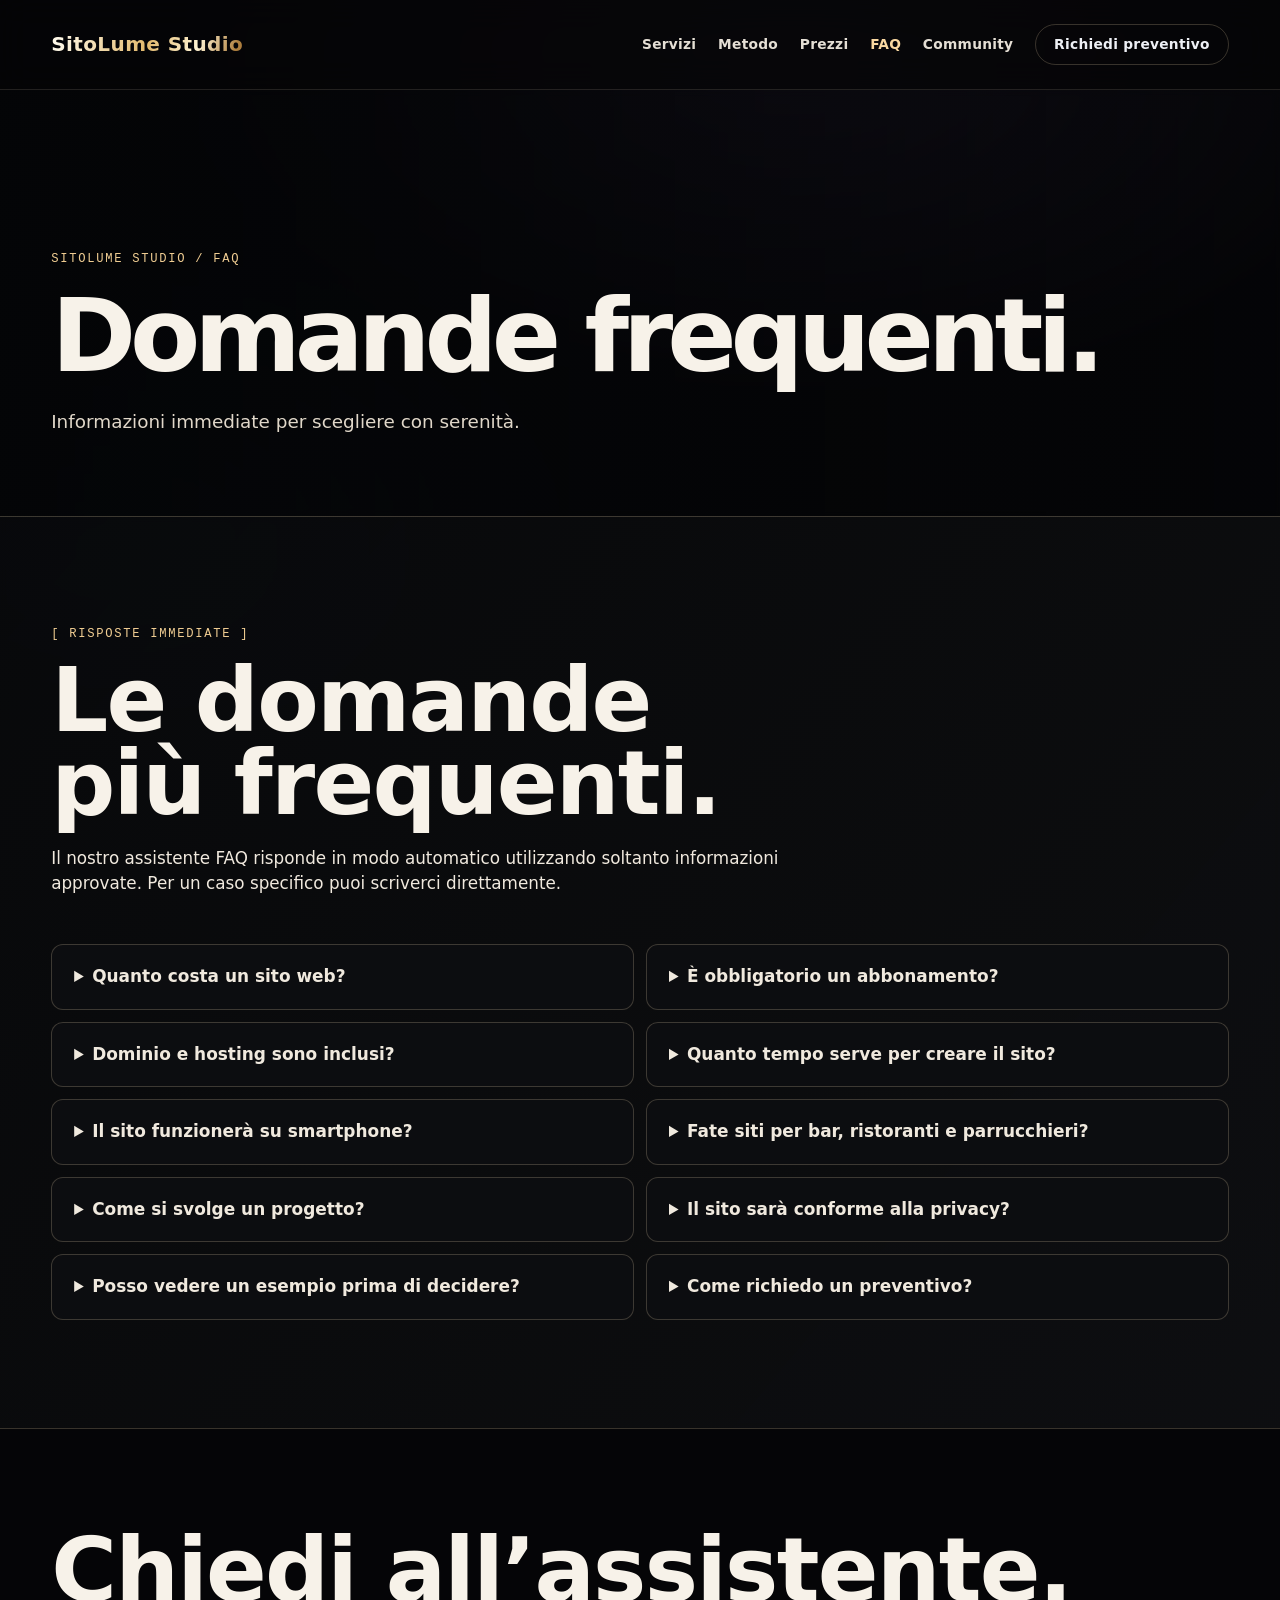
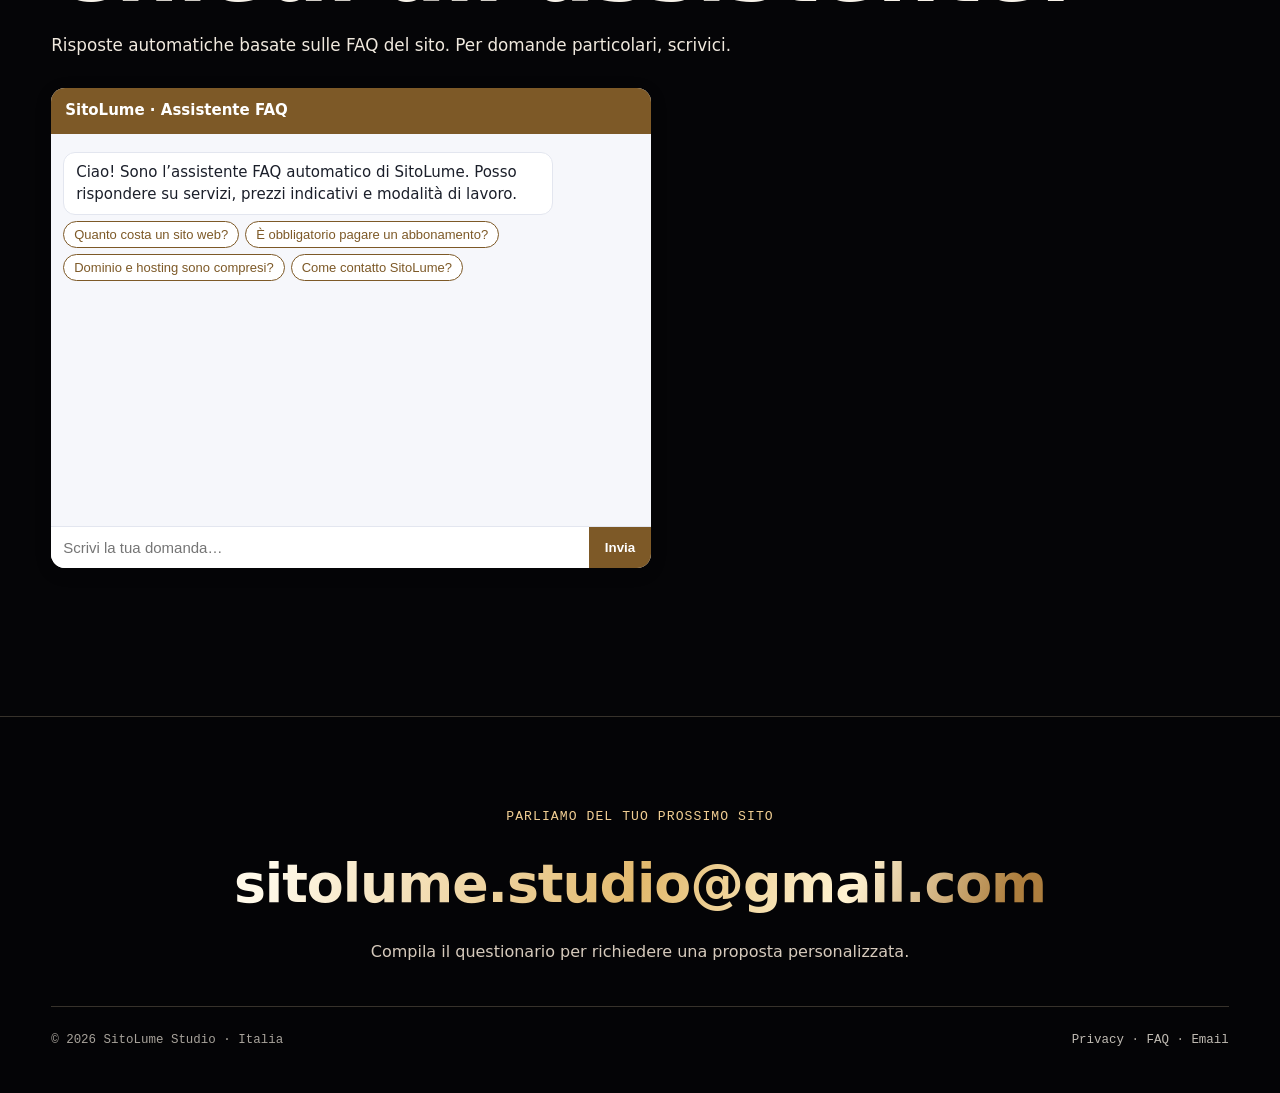
<file: faq.html>
<!DOCTYPE html><html lang="it"><head><meta charset="utf-8"><meta name="viewport" content="width=device-width,initial-scale=1"><meta name="robots" content="index,follow"><link rel="canonical" href="https://activefloow-prog.github.io/sitolume-studio/faq.html"><meta name="theme-color" content="#050507"><title>FAQ | SitoLume Studio</title><meta name="description" content="SitoLume Studio: siti web professionali, animazioni 3D, siti multipagina e assistenza per le attività locali."><link rel="icon" href="./assets/sitolume-logo.svg" type="image/svg+xml"><link rel="stylesheet" href="./styles.css"><link rel="stylesheet" href="./multipage.css"></head><body><header class="nav"><a class="brand" href="./index.html">SitoLume Studio</a><button class="menu-toggle" type="button" aria-label="Apri menu" aria-expanded="false" aria-controls="main-menu">☰</button><nav class="nav-links" id="main-menu" aria-label="Menu principale"><a href="./servizi.html">Servizi</a><a href="./metodo.html">Metodo</a><a href="./prezzi.html">Prezzi</a><a href="./faq.html">FAQ</a><a href="./community.html">Community</a><a class="nav-cta" href="./preventivo.html">Richiedi preventivo</a></nav></header><main><section class="page-intro"><p class="kicker">SITOLUME STUDIO / FAQ</p><h1>Domande frequenti.</h1><p>Informazioni immediate per scegliere con serenità.</p></section><section class="sl-faq" id="faq">
<div class="section-head"><p class="kicker">[ Risposte immediate ]</p><h2>Le domande<br>più frequenti.</h2><p class="sl-intro">Il nostro assistente FAQ risponde in modo automatico utilizzando soltanto informazioni approvate. Per un caso specifico puoi scriverci direttamente.</p></div>
<div class="sl-faq-list">
<details><summary>Quanto costa un sito web?</summary><p>Una pagina vetrina parte indicativamente da 390 €. Un sito fino a 5 pagine parte da 790 €. I siti 3D avanzati sono su preventivo. Le cifre sono indicative, prima delle imposte eventualmente applicabili e dei costi di dominio e hosting.</p></details>
<details><summary>È obbligatorio un abbonamento?</summary><p>No. La manutenzione è facoltativa, a partire da 29 € al mese, con attività e condizioni chiarite nel preventivo.</p></details>
<details><summary>Dominio e hosting sono inclusi?</summary><p>Di norma sono separati e intestati al cliente. Li definiamo insieme prima dell'attivazione; non acquistiamo nulla senza autorizzazione.</p></details>
<details><summary>Quanto tempo serve per creare il sito?</summary><p>I tempi vengono concordati dopo aver definito le pagine, raccolto i materiali e approvato il preventivo. Non promettiamo consegne in 24 ore.</p></details>
<details><summary>Il sito funzionerà su smartphone?</summary><p>Progettiamo siti responsive e verifichiamo navigazione, leggibilità, pulsanti e prestazioni su dispositivi diversi.</p></details>
<details><summary>Fate siti per bar, ristoranti e parrucchieri?</summary><p>Sì. Ci rivolgiamo a bar, ristoranti, saloni, negozi e piccole imprese in tutta Italia.</p></details>
<details><summary>Come si svolge un progetto?</summary><p>Analisi iniziale, proposta grafica riservata, preventivo scritto, accordo e acconto, sviluppo, revisione, collaudo e consegna.</p></details>
<details><summary>Il sito sarà conforme alla privacy?</summary><p>Valutiamo insieme cookie, moduli, informazioni e servizi effettivi. Informativa e consensi dipendono dalle funzioni utilizzate e devono essere corretti prima della pubblicazione.</p></details>
<details><summary>Posso vedere un esempio prima di decidere?</summary><p>Possiamo mostrare concept dimostrativi privati e chiaramente non ufficiali, con filigrana, rispettando licenze e riservatezza.</p></details>
<details><summary>Come richiedo un preventivo?</summary><p>Scrivi a sitolume.studio@gmail.com descrivendo attività, servizi e obiettivo. Risponderemo con i passaggi successivi.</p></details>
</div>
</section>

<div class="faq-inline-section"><div class="section-head"><h2>Chiedi all’assistente.</h2><p class="sl-intro">Risposte automatiche basate sulle FAQ del sito. Per domande particolari, scrivici.</p><div id="faq-inline"></div></div></div></main><footer class="footer" id="contact"><p class="foot-k">PARLIAMO DEL TUO PROSSIMO SITO</p><a class="foot-mail" href="./preventivo.html">sitolume.studio@gmail.com</a><p class="contact-note">Compila il questionario per richiedere una proposta personalizzata.</p><div class="foot-bottom"><span>© 2026 SitoLume Studio · Italia</span><span><a href="./privacy.html">Privacy</a> · <a href="./faq.html">FAQ</a> · <a href="./preventivo.html">Email</a></span></div></footer><script src="./navigation.js"></script><script>window.TCH_FAQ={"name":"SitoLume · Assistente FAQ","colour":"#7d5927","button":"Domande? Chiedi qui","inline":"#faq-inline","greeting":"Ciao! Sono l’assistente FAQ automatico di SitoLume. Posso rispondere su servizi, prezzi indicativi e modalità di lavoro.","fallback":"Non ho una risposta verificata a questa domanda. Scrivici a sitolume.studio@gmail.com; non inserire informazioni sensibili qui.","threshold":0.47,"suggest":[0,1,2,9],"synonyms":{"prezzo":["prezzi","costo","costi","tariffa","tariffe"],"abbonamento":["mensile","canone","rinnovo"],"contatto":["email","scrivere","parlare"]},"faqs":[{"q":"Quanto costa un sito web?","keywords":["prezzo","prezzi","costo","costi","quanto","euro","tariffe","sito","vetrina","390","790","preventivo"],"a":"Una pagina vetrina parte indicativamente da 390 €. Un sito fino a 5 pagine parte da 790 €. Le esperienze 3D avanzate sono su preventivo. Imposte eventualmente dovute, dominio e hosting sono separati."},{"q":"È obbligatorio pagare un abbonamento?","keywords":["abbonamento","mensile","canone","rinnovo","manutenzione","29","assistenza"],"a":"No, l'abbonamento non è obbligatorio. La manutenzione è facoltativa, da 29 € al mese, con attività e condizioni da definire per iscritto."},{"q":"Dominio e hosting sono compresi?","keywords":["dominio","hosting","server","hosting incluso","dominio incluso","intestato"],"a":"Dominio e hosting sono normalmente costi separati e devono restare intestati al cliente. Nessun acquisto senza la tua autorizzazione."},{"q":"Quanto tempo serve per fare un sito?","keywords":["tempi","tempo","durata","quanto ci vuole","consegna","giorni","settimane"],"a":"Le tempistiche dipendono da contenuti e complessità. Le concordiamo per iscritto dopo analisi e accettazione del preventivo."},{"q":"Il sito funziona sul cellulare?","keywords":["mobile","smartphone","cellulare","tablet","responsive","telefono","schermo"],"a":"Sì, realizziamo e verifichiamo siti responsive adatti a smartphone, tablet e desktop."},{"q":"Per quali attività fate siti?","keywords":["bar","ristorante","pizzeria","parrucchieri","salone","negozio","estetista","azienda","settori"],"a":"Realizziamo siti vetrina per bar, ristoranti, saloni di bellezza, negozi e piccole aziende in tutta Italia."},{"q":"Come funziona la realizzazione?","keywords":["processo","fasi","come funziona","lavoro","accordo","acconto","approvazione"],"a":"Analisi, proposta grafica riservata, preventivo, contratto e acconto, sviluppo, revisioni concordate, collaudo e consegna."},{"q":"Gestite la privacy e i cookie?","keywords":["privacy","cookie","gdpr","dati","consenso","informativa","legalità"],"a":"Valutiamo privacy, cookie, moduli e servizi nel progetto. I testi legali devono riflettere i trattamenti effettivi, prima della pubblicazione."},{"q":"Posso vedere un esempio o una demo?","keywords":["demo","anteprima","esempio","portfolio","mostrare","vedere","prova"],"a":"Sì, possiamo mostrare anteprime dimostrative private, chiaramente non ufficiali, con filigrana. Chiedici informazioni via email."},{"q":"Come contatto SitoLume?","keywords":["contatto","email","scrivere","telefono","chiamata","appuntamento","preventivo gratuito"],"a":"Scrivici a [sitolume.studio@gmail.com](mailto:sitolume.studio@gmail.com) con il nome dell'attività e ciò che desideri realizzare. Se preferisci una chiamata, indicacelo nell'email."}]};</script><script defer src="./assets/faq-bot.js"></script></body></html>
</file>
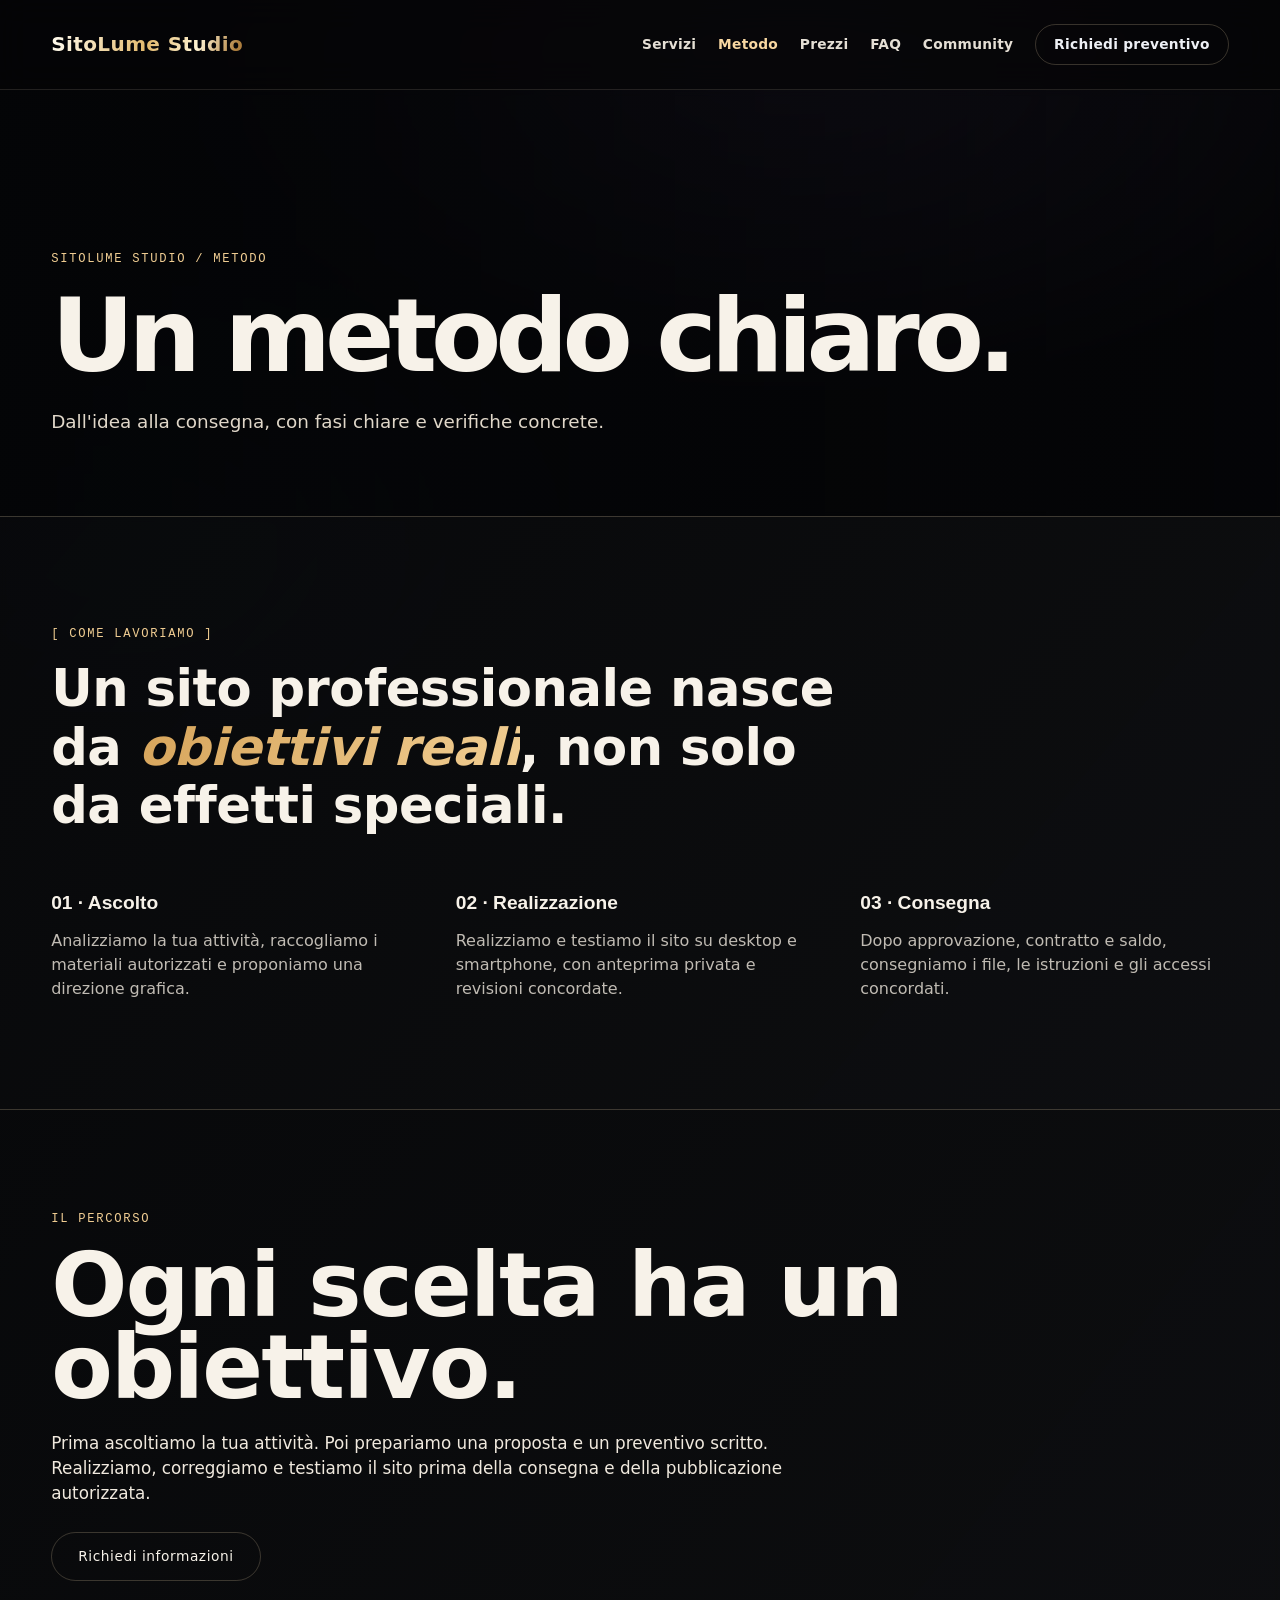
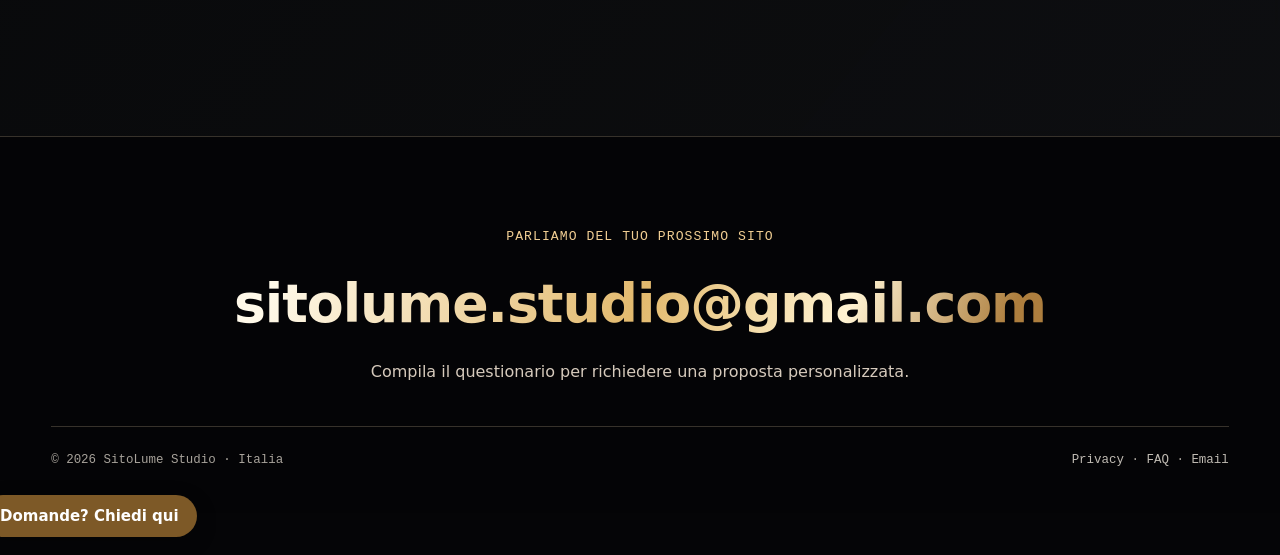
<file: metodo.html>
<!DOCTYPE html><html lang="it"><head><meta charset="utf-8"><meta name="viewport" content="width=device-width,initial-scale=1"><meta name="robots" content="index,follow"><link rel="canonical" href="https://activefloow-prog.github.io/sitolume-studio/metodo.html"><meta name="theme-color" content="#050507"><title>Metodo | SitoLume Studio</title><meta name="description" content="SitoLume Studio: siti web professionali, animazioni 3D, siti multipagina e assistenza per le attività locali."><link rel="icon" href="./assets/sitolume-logo.svg" type="image/svg+xml"><link rel="stylesheet" href="./styles.css"><link rel="stylesheet" href="./multipage.css"></head><body><header class="nav"><a class="brand" href="./index.html">SitoLume Studio</a><button class="menu-toggle" type="button" aria-label="Apri menu" aria-expanded="false" aria-controls="main-menu">☰</button><nav class="nav-links" id="main-menu" aria-label="Menu principale"><a href="./servizi.html">Servizi</a><a href="./metodo.html">Metodo</a><a href="./prezzi.html">Prezzi</a><a href="./faq.html">FAQ</a><a href="./community.html">Community</a><a class="nav-cta" href="./preventivo.html">Richiedi preventivo</a></nav></header><main><section class="page-intro"><p class="kicker">SITOLUME STUDIO / METODO</p><h1>Un metodo chiaro.</h1><p>Dall'idea alla consegna, con fasi chiare e verifiche concrete.</p></section><section class="studio" id="studio">
<div class="studio-inner">
<p class="kicker reveal">[ Come lavoriamo ]</p>
<p class="studio-text reveal">Un sito professionale nasce da <em>obiettivi reali</em>, non solo da effetti speciali.</p>
<div class="studio-cols">
<div class="reveal"><h3>01 · Ascolto</h3><p>Analizziamo la tua attività, raccogliamo i materiali autorizzati e proponiamo una direzione grafica.</p></div>
<div class="reveal"><h3>02 · Realizzazione</h3><p>Realizziamo e testiamo il sito su desktop e smartphone, con anteprima privata e revisioni concordate.</p></div>
<div class="reveal"><h3>03 · Consegna</h3><p>Dopo approvazione, contratto e saldo, consegniamo i file, le istruzioni e gli accessi concordati.</p></div>
</div>
</div>
</section>
<section class="sl-extra"><div class="section-head"><p class="kicker">IL PERCORSO</p><h2>Ogni scelta ha un obiettivo.</h2><p class="sl-intro">Prima ascoltiamo la tua attività. Poi prepariamo una proposta e un preventivo scritto. Realizziamo, correggiamo e testiamo il sito prima della consegna e della pubblicazione autorizzata.</p><a class="btn" href="./contatti.html"><span>Richiedi informazioni</span></a></div></section></main><footer class="footer" id="contact"><p class="foot-k">PARLIAMO DEL TUO PROSSIMO SITO</p><a class="foot-mail" href="./preventivo.html">sitolume.studio@gmail.com</a><p class="contact-note">Compila il questionario per richiedere una proposta personalizzata.</p><div class="foot-bottom"><span>© 2026 SitoLume Studio · Italia</span><span><a href="./privacy.html">Privacy</a> · <a href="./faq.html">FAQ</a> · <a href="./preventivo.html">Email</a></span></div></footer><script src="./navigation.js"></script><script>window.TCH_FAQ={"name":"SitoLume · Assistente FAQ","colour":"#7d5927","button":"Domande? Chiedi qui","greeting":"Ciao! Sono l’assistente FAQ automatico di SitoLume. Posso rispondere su servizi, prezzi indicativi e modalità di lavoro.","fallback":"Non ho una risposta verificata a questa domanda. Scrivici a sitolume.studio@gmail.com; non inserire informazioni sensibili qui.","threshold":0.47,"suggest":[0,1,2,9],"synonyms":{"prezzo":["prezzi","costo","costi","tariffa","tariffe"],"abbonamento":["mensile","canone","rinnovo"],"contatto":["email","scrivere","parlare"]},"faqs":[{"q":"Quanto costa un sito web?","keywords":["prezzo","prezzi","costo","costi","quanto","euro","tariffe","sito","vetrina","390","790","preventivo"],"a":"Una pagina vetrina parte indicativamente da 390 €. Un sito fino a 5 pagine parte da 790 €. Le esperienze 3D avanzate sono su preventivo. Imposte eventualmente dovute, dominio e hosting sono separati."},{"q":"È obbligatorio pagare un abbonamento?","keywords":["abbonamento","mensile","canone","rinnovo","manutenzione","29","assistenza"],"a":"No, l'abbonamento non è obbligatorio. La manutenzione è facoltativa, da 29 € al mese, con attività e condizioni da definire per iscritto."},{"q":"Dominio e hosting sono compresi?","keywords":["dominio","hosting","server","hosting incluso","dominio incluso","intestato"],"a":"Dominio e hosting sono normalmente costi separati e devono restare intestati al cliente. Nessun acquisto senza la tua autorizzazione."},{"q":"Quanto tempo serve per fare un sito?","keywords":["tempi","tempo","durata","quanto ci vuole","consegna","giorni","settimane"],"a":"Le tempistiche dipendono da contenuti e complessità. Le concordiamo per iscritto dopo analisi e accettazione del preventivo."},{"q":"Il sito funziona sul cellulare?","keywords":["mobile","smartphone","cellulare","tablet","responsive","telefono","schermo"],"a":"Sì, realizziamo e verifichiamo siti responsive adatti a smartphone, tablet e desktop."},{"q":"Per quali attività fate siti?","keywords":["bar","ristorante","pizzeria","parrucchieri","salone","negozio","estetista","azienda","settori"],"a":"Realizziamo siti vetrina per bar, ristoranti, saloni di bellezza, negozi e piccole aziende di Brescia, Bergamo e Lombardia."},{"q":"Come funziona la realizzazione?","keywords":["processo","fasi","come funziona","lavoro","accordo","acconto","approvazione"],"a":"Analisi, proposta grafica riservata, preventivo, contratto e acconto, sviluppo, revisioni concordate, collaudo e consegna."},{"q":"Gestite la privacy e i cookie?","keywords":["privacy","cookie","gdpr","dati","consenso","informativa","legalità"],"a":"Valutiamo privacy, cookie, moduli e servizi nel progetto. I testi legali devono riflettere i trattamenti effettivi, prima della pubblicazione."},{"q":"Posso vedere un esempio o una demo?","keywords":["demo","anteprima","esempio","portfolio","mostrare","vedere","prova"],"a":"Sì, possiamo mostrare anteprime dimostrative private, chiaramente non ufficiali, con filigrana. Chiedici informazioni via email."},{"q":"Come contatto SitoLume?","keywords":["contatto","email","scrivere","telefono","chiamata","appuntamento","preventivo gratuito"],"a":"Scrivici a [sitolume.studio@gmail.com](mailto:sitolume.studio@gmail.com) con il nome dell'attività e ciò che desideri realizzare. Se preferisci una chiamata, indicacelo nell'email."}]};</script><script defer src="./assets/faq-bot.js"></script></body></html>
</file>
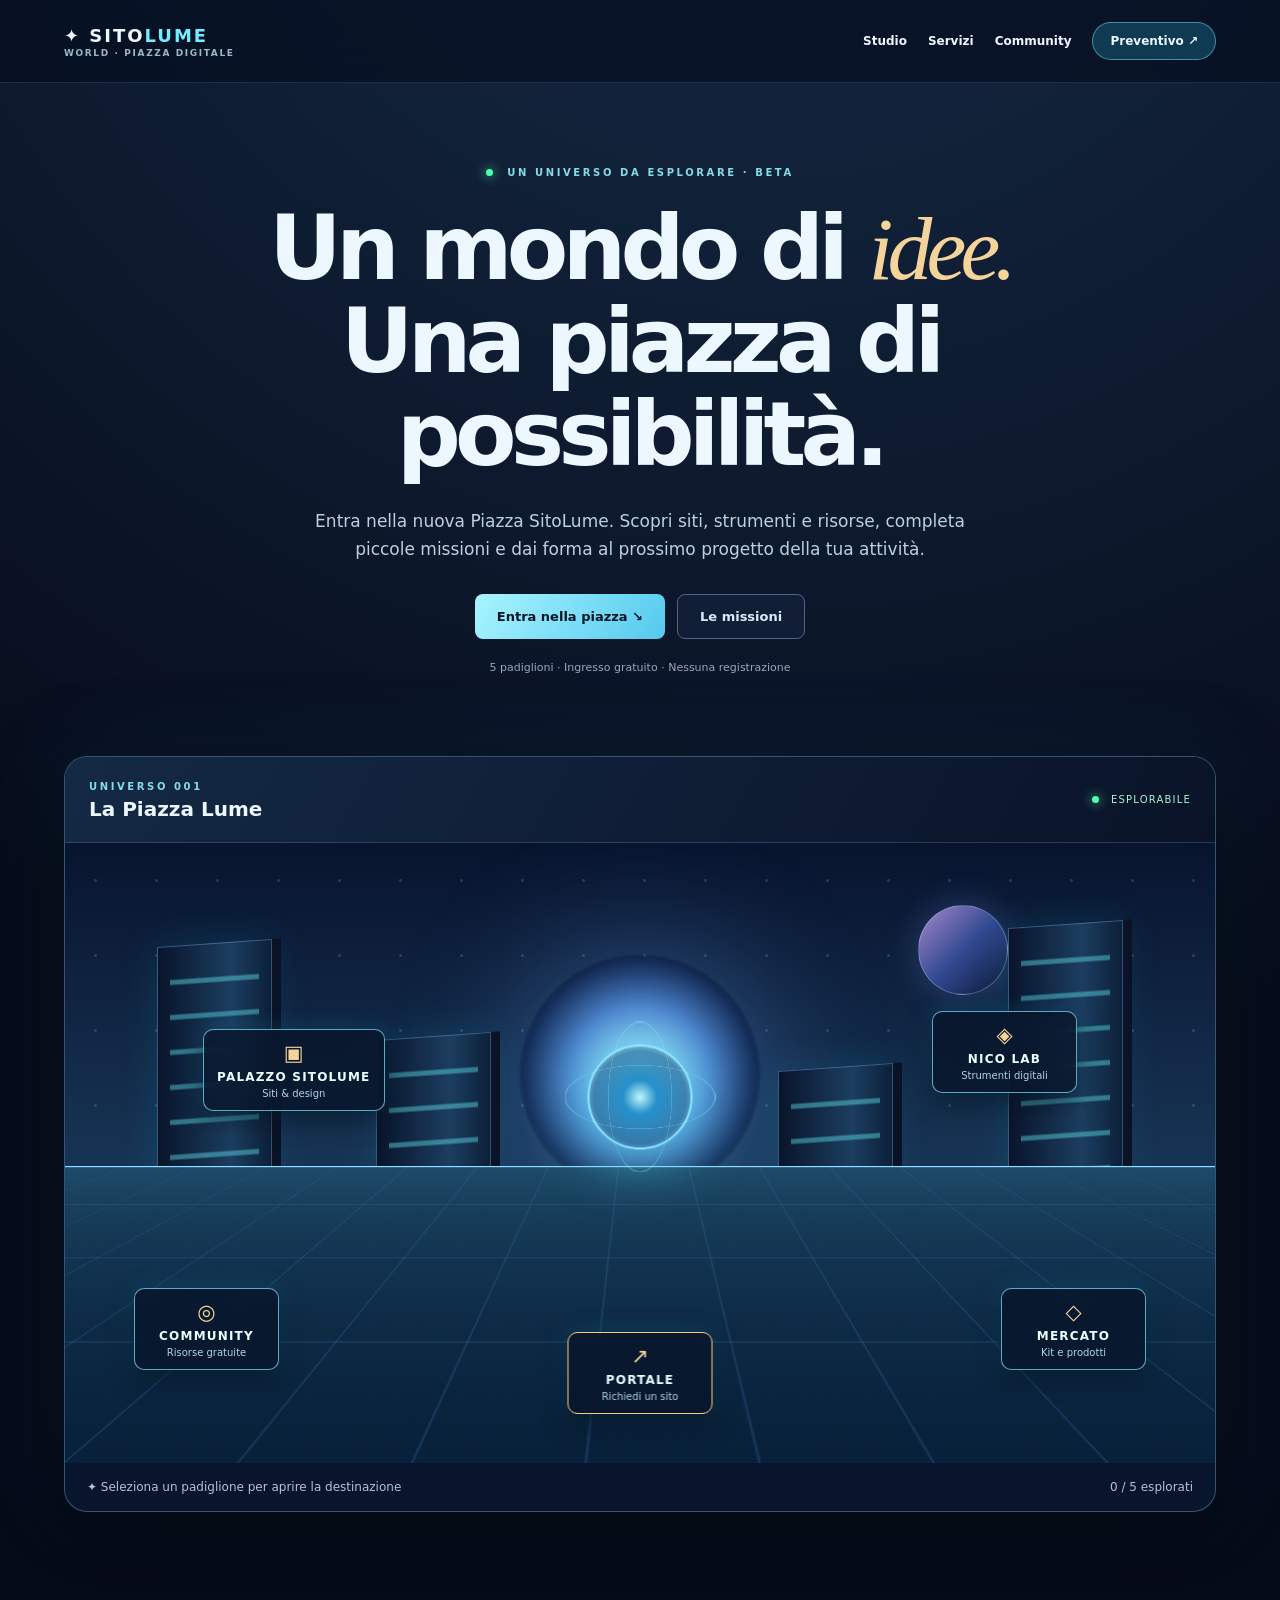
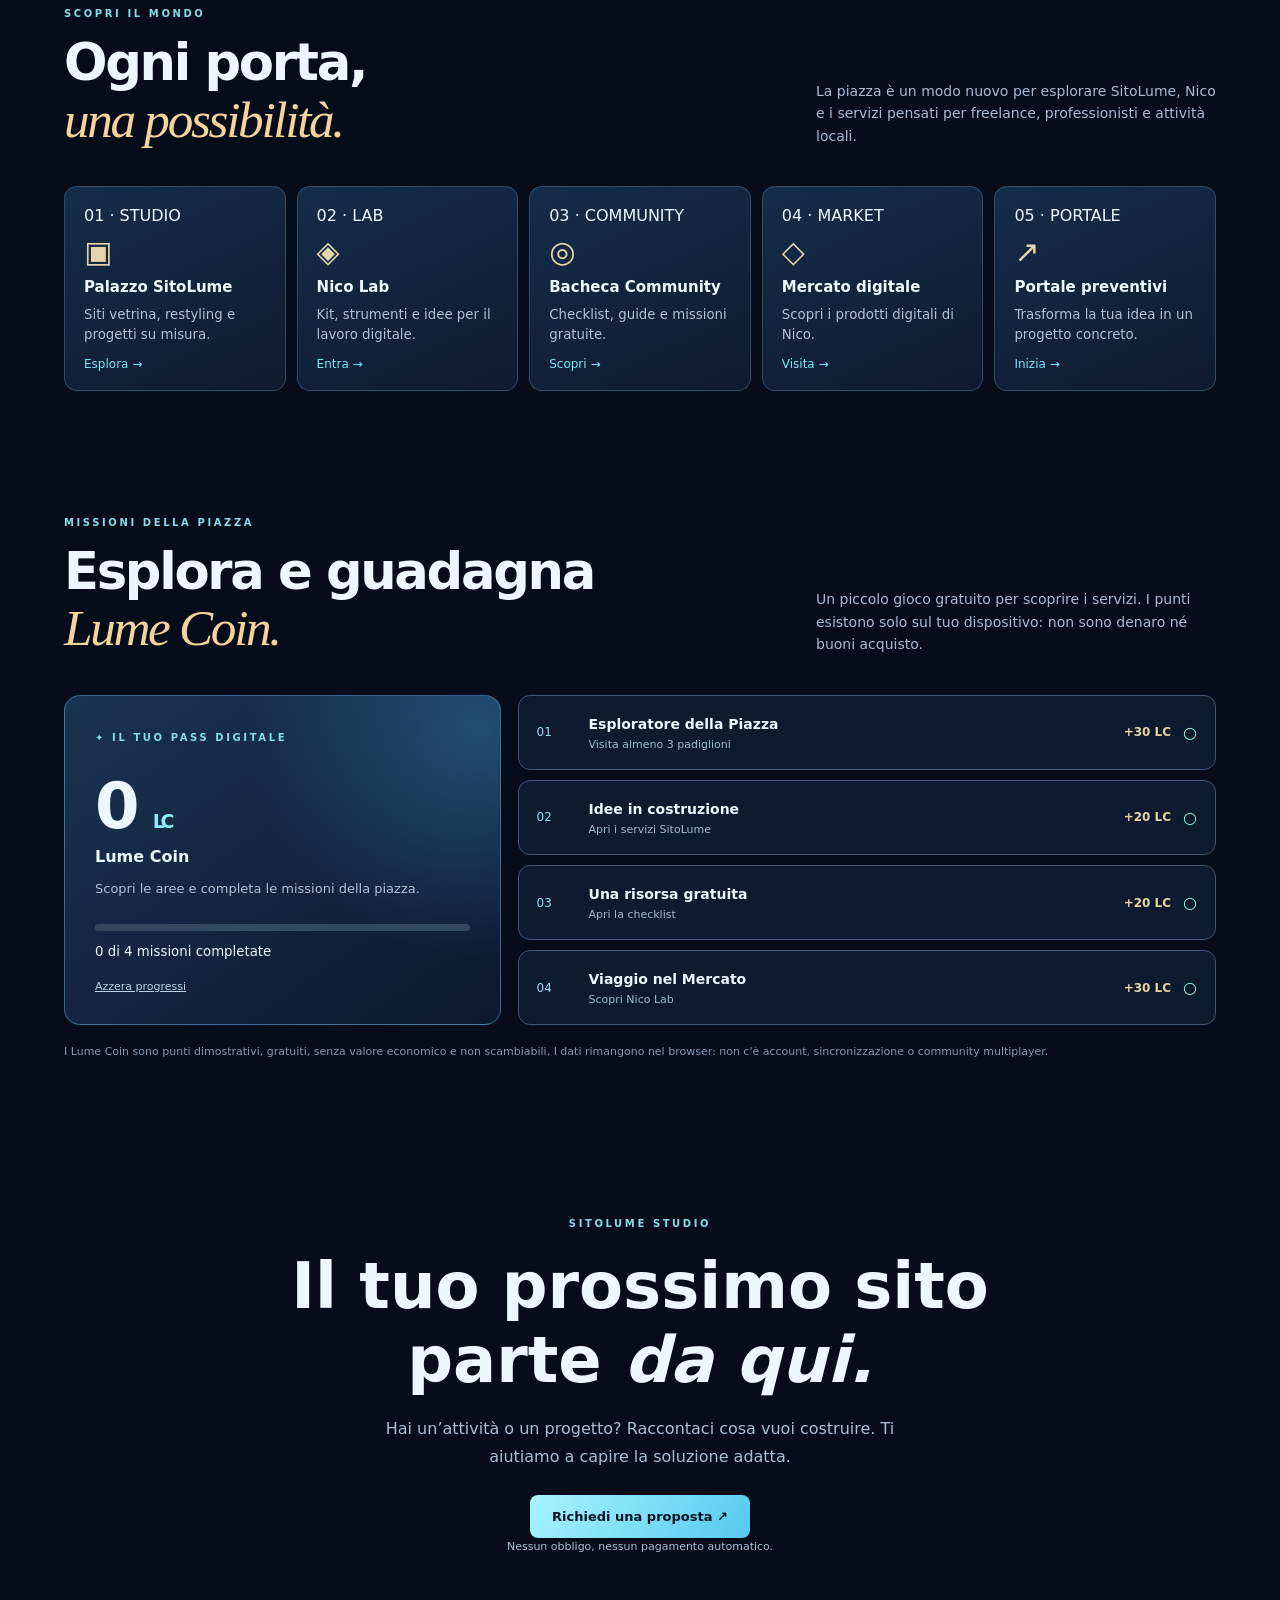
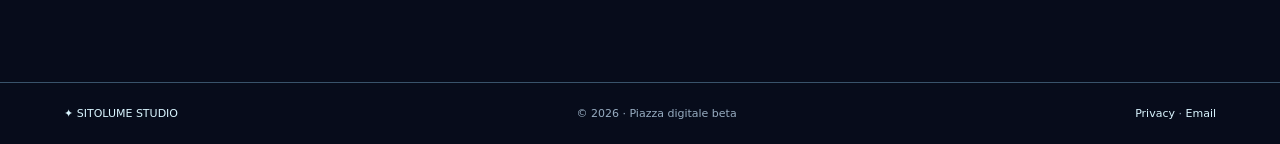
<file: piazza-classica.html>
<!doctype html><html lang="it"><head><meta charset="utf-8"><meta name="viewport" content="width=device-width,initial-scale=1"><meta name="robots" content="noindex,nofollow"><title>Piazza SitoLume · Lume World</title><meta name="theme-color" content="#081224"><style>
:root{color-scheme:dark;--navy:#080e20;--cyan:#73eaff;--gold:#f5d49b;--muted:#a0b4cd}*{box-sizing:border-box}html{scroll-behavior:smooth}body{margin:0;background:#070c1b;color:#edf7ff;font-family:Inter,ui-sans-serif,system-ui,-apple-system,Arial,sans-serif;background-image:radial-gradient(circle at 60% -10%,#234a7188,transparent 38%)}a{color:inherit;text-decoration:none}button{font:inherit;cursor:pointer}button:focus-visible,a:focus-visible{outline:3px solid #ffdf91;outline-offset:4px}.top{display:flex;align-items:center;justify-content:space-between;gap:15px;padding:22px clamp(18px,5vw,70px);border-bottom:1px solid #9dd8ff25;background:#060e21b8;position:sticky;top:0;z-index:20;backdrop-filter:blur(18px)}.brand{font-size:18px;font-weight:900;letter-spacing:.11em}.brand em{font-style:normal;color:#76eaff}.brand small{display:block;font-size:9px;color:#9cb7ca;font-weight:600;letter-spacing:.18em;margin-top:2px}.nav{display:flex;gap:21px;align-items:center;font-size:12px;font-weight:700}.nav a:hover{color:#7cecff}.pill{border:1px solid #7cecff78;padding:11px 17px;border-radius:40px;background:#124b64b8}.wrap{max-width:1340px;margin:0 auto;padding:0 clamp(18px,5vw,70px)}.hero{text-align:center;padding:78px 0 45px}.eyebrow{font-size:10px;letter-spacing:.26em;color:#85dbe7;font-weight:900}.hero h1{font-size:clamp(45px,7vw,104px);line-height:1.04;letter-spacing:-.065em;max-width:950px;margin:22px auto}.hero h1 i,.section h2 i{font-family:Georgia,serif;color:var(--gold);font-weight:400}.hero p{font-size:clamp(14px,1.7vw,17px);color:#becfe0;line-height:1.7;max-width:650px;margin:25px auto}.button{display:inline-flex;align-items:center;justify-content:center;gap:12px;background:linear-gradient(125deg,#a9f4ff,#54c9ee);color:#041426;padding:14px 22px;border-radius:8px;border:0;font-weight:850;font-size:13px}.button:hover{filter:brightness(1.1);transform:translateY(-1px)}.button.ghost{background:#111e35;border:1px solid #4e6689;color:#d8eff9}.hero-actions{display:flex;justify-content:center;gap:12px;flex-wrap:wrap;margin-top:30px}.hero-micro{margin:22px 0;color:#94a9bd;font-size:11px}.shell{margin-top:15px;border-radius:23px;overflow:hidden;border:1px solid #8ad9ff55;box-shadow:0 30px 90px #0009,0 0 90px #1468972a;background:#09152d}.shell-head{padding:18px 24px;display:flex;justify-content:space-between;align-items:center;gap:12px;background:linear-gradient(120deg,#142944,#0a1328);border-bottom:1px solid #668bb54f}.shell-head h2{font-size:20px;margin:3px 0}.online{font-size:10px;color:#a9f3d3;letter-spacing:.12em}.dot{display:inline-block;width:7px;height:7px;border-radius:50%;background:#4fffb0;box-shadow:0 0 12px #4fffb0;margin-right:8px}.stage{position:relative;height:clamp(480px,55vw,620px);overflow:hidden;isolation:isolate;background:linear-gradient(180deg,#08142e 0%,#193758 57%,#090e22 100%)}.stage:before{content:"";position:absolute;inset:0;background-image:radial-gradient(circle,#b1e5ff9e 1px,transparent 1.8px);background-size:61px 75px;opacity:.28}.sun{position:absolute;top:18%;left:50%;transform:translateX(-50%);width:240px;height:240px;border-radius:50%;background:radial-gradient(circle,#bbecff,#4d7fca 40%,#193468a3 67%,transparent 73%);filter:blur(1px);box-shadow:0 0 130px #5c98e673}.planet{position:absolute;border:1px solid #b0d8ff55;border-radius:50%;width:90px;height:90px;right:18%;top:10%;background:linear-gradient(135deg,#a788cc,#334a92 50%,#0a1634);box-shadow:0 0 35px #728fe64d}.ground{position:absolute;inset:52% -25% -65%;background:linear-gradient(180deg,#1e4b69,#071e38 40%,#070b1b);transform:perspective(410px) rotateX(64deg);transform-origin:top;border-top:3px solid #91dcff}.ground:after{content:"";position:absolute;inset:0;background-image:linear-gradient(#59aaff40 1px,transparent 1px),linear-gradient(90deg,#59aaff40 1px,transparent 1px);background-size:70px 70px;mask-image:linear-gradient(#0008,#000)}.building{position:absolute;bottom:37%;width:clamp(50px,9vw,130px);height:clamp(100px,23vw,300px);transform:skewY(-4deg);background:linear-gradient(90deg,#09142b,#1c3e60 65%,#0c2038);border:1px solid #7cbbfa5e;box-shadow:9px 0 0 #0a1226,0 0 40px #0ed3ed20}.building:after{content:"";position:absolute;inset:14px 12px;background:repeating-linear-gradient(180deg,transparent 0 18px,#68f9ff85 20px 23px,transparent 25px 35px);opacity:.75}.b1{left:8%;height:42%;bottom:42%}.b2{left:27%;height:32%}.b3{right:8%;height:50%}.b4{right:28%;height:27%}.core{position:absolute;top:41%;left:50%;transform:translate(-50%,-50%);width:105px;height:105px;border:2px solid #93eaff;border-radius:50%;box-shadow:0 0 65px #5be7f9,inset 0 0 50px #5be7f97b;background:radial-gradient(circle,#c5faff 0%,#2189c7 24%,#12396b99 65%,transparent 75%);animation:float 5s ease-in-out infinite}.core:before,.core:after{content:"";position:absolute;inset:-25px;border:1px solid #9bfaff7a;border-radius:50%;transform:rotateX(65deg)}.core:after{transform:rotateY(65deg)}@keyframes float{50%{transform:translate(-50%,-58%)}}.portal{position:absolute;min-width:145px;max-width:30%;padding:11px 13px;text-align:center;color:#eaffff;border:1px solid #7ee1ffb8;border-radius:10px;background:#08152bcf;box-shadow:0 7px 25px #0009,0 0 22px #2db6ff42;backdrop-filter:blur(12px);transition:transform .16s}.portal:hover,.portal:focus-visible{transform:scale(1.05);background:#10445c}.portal b{display:block;font-size:12px;letter-spacing:.1em}.portal small{display:block;color:#b0d5e7;font-size:10px;margin-top:4px}.portal .glyph{display:block;font-size:21px;color:var(--gold);margin-bottom:5px}.p-studio{left:12%;top:30%}.p-nico{right:12%;top:27%}.p-community{left:6%;bottom:15%}.p-market{right:6%;bottom:15%}.p-portal{left:50%;transform:translateX(-50%);bottom:8%;border-color:#ffc976}.p-portal:hover{transform:translateX(-50%) scale(1.05)}.stage-foot{padding:17px 22px;display:flex;justify-content:space-between;gap:12px;color:#b3c3d4;font-size:12px}.section{padding:90px 0 30px}.section-head{display:flex;align-items:end;justify-content:space-between;gap:22px;margin-bottom:25px}.section h2{font-size:clamp(30px,4vw,56px);letter-spacing:-.045em;line-height:1.1;margin:13px 0}.section-head p{max-width:400px;color:#a9bad2;line-height:1.6;font-size:14px}.cards{display:grid;grid-template-columns:repeat(5,minmax(0,1fr));gap:11px}.card{min-width:0;min-height:205px;background:linear-gradient(155deg,#142d49,#101a30);border:1px solid #4c779a7d;border-radius:13px;padding:19px;text-align:left;color:#eef9ff;display:flex;flex-direction:column;gap:9px}.card:hover{border-color:#9aedff;background:#1b3a55}.card .symbol{font-size:30px;color:#e7d4aa}.card strong{font-size:15px}.card small{line-height:1.5;color:#afc3d5}.card span:last-child{margin-top:auto;color:#77e7ff;font-size:12px}.missions-grid{display:grid;grid-template-columns:1fr 1.6fr;gap:17px}.wallet{padding:30px;border-radius:16px;background:radial-gradient(circle at 95% 10%,#3885b969,transparent 45%),linear-gradient(145deg,#1a3352,#0c182e);border:1px solid #67b8dc77;min-height:330px}.wallet .big{font-size:64px;font-weight:850;letter-spacing:-.07em;margin:24px 0 4px}.wallet .big span{font-size:19px;color:#8fe9fc}.wallet p{color:#afc3d5;font-size:13px;line-height:1.6}.bar{height:7px;background:#334960;border-radius:8px;margin:25px 0 10px;overflow:hidden}.bar div{height:100%;width:0%;background:#7df4db;transition:width .25s}.reset{background:none;color:#b7d5e7;border:0;text-decoration:underline;font-size:11px;padding:20px 0 0}.quests{display:grid;gap:10px}.quest{display:grid;grid-template-columns:40px 1fr auto auto;gap:12px;align-items:center;padding:18px;border:1px solid #415576;border-radius:12px;background:#0e1a30}.quest .num{font-size:12px;color:#98ddf6}.quest strong{font-size:14px}.quest small{color:#a0bad1;display:block;font-size:11px;margin-top:5px}.reward{color:#e6d3a2;font-weight:800;font-size:12px}.check{color:#8ff8d6}.quest.done{border-color:#429a91;background:#102a35}.note{font-size:11px;color:#849ab2;line-height:1.65;margin-top:18px}.cta{text-align:center;padding:110px 20px 100px}.cta h2{font-size:clamp(34px,5vw,68px);margin:18px 0}.cta p{color:#a9bfd4;margin:0 auto 25px;max-width:540px;line-height:1.7}.footer{border-top:1px solid #39536b;padding:24px 5vw;display:flex;justify-content:space-between;gap:15px;flex-wrap:wrap;font-size:11px;color:#97acc1}.footer a{color:#d9f5ff}.backdrop{position:fixed;inset:0;z-index:40;background:#030913db;display:grid;place-items:center;padding:15px;backdrop-filter:blur(12px)}.backdrop[hidden]{display:none}.dialog{width:min(520px,100%);border:1px solid #86d8f0;background:linear-gradient(145deg,#102b4b,#0b1429);border-radius:19px;padding:32px;box-shadow:0 0 90px #0bd4ff20;position:relative}.dialog h2{font-size:34px;margin:8px 0}.dialog p{color:#c3d4e4;line-height:1.75}.dialog-links{display:flex;flex-wrap:wrap;gap:10px;margin-top:30px}.close{position:absolute;right:14px;top:12px;border:0;background:#264665;color:#fff;border-radius:8px;padding:8px 12px}.dialog-icon{font-size:42px;color:#edd19b}.dialog .eyebrow{font-size:10px}@media(max-width:950px){.cards{grid-template-columns:repeat(3,1fr)}.nav{gap:11px}.section-head{display:block}}@media(max-width:620px){.top{padding:15px}.nav a:not(.pill){display:none}.hero{padding:58px 0 30px}.stage{height:520px}.portal{min-width:115px;padding:9px 7px}.portal b{font-size:10px}.portal small{font-size:9px}.p-studio{left:3%;top:25%}.p-nico{right:3%;top:25%}.p-community{left:2%;bottom:27%}.p-market{right:2%;bottom:27%}.p-portal{bottom:6%}.cards{grid-template-columns:repeat(2,minmax(0,1fr))}.card{min-height:188px}.missions-grid{grid-template-columns:1fr}.quest{grid-template-columns:23px 1fr auto auto;gap:7px;padding:13px}.reward{font-size:10px}.wallet .big{font-size:55px}.section{padding-top:65px}.stage-foot{font-size:10px}}@media(prefers-reduced-motion:reduce){*,*:before,*:after{animation:none!important;scroll-behavior:auto!important}}
</style></head><body><header class="top"><a class="brand" href="index.html">✦ SITO<em>LUME</em><small>WORLD · PIAZZA DIGITALE</small></a><nav class="nav"><a href="index.html">Studio</a><a href="servizi.html">Servizi</a><a href="community.html">Community</a><a href="preventivo.html" class="pill">Preventivo ↗</a></nav></header>
<main class="wrap"><section class="hero"><span class="eyebrow"><span class="dot"></span> UN UNIVERSO DA ESPLORARE · BETA</span><h1>Un mondo di <i>idee.</i><br>Una piazza di possibilità.</h1><p>Entra nella nuova Piazza SitoLume. Scopri siti, strumenti e risorse, completa piccole missioni e dai forma al prossimo progetto della tua attività.</p><div class="hero-actions"><a class="button" href="#world">Entra nella piazza ↘</a><a class="button ghost" href="#missions">Le missioni</a></div><div class="hero-micro">5 padiglioni · Ingresso gratuito · Nessuna registrazione</div></section>
<section class="shell" id="world"><div class="shell-head"><div><span class="eyebrow">UNIVERSO 001</span><h2>La Piazza Lume</h2></div><span class="online"><span class="dot"></span> ESPLO­RABILE</span></div><div class="stage" aria-label="Mondo illustrato con cinque portali cliccabili"><div class="sun"></div><div class="planet"></div><div class="building b1"></div><div class="building b2"></div><div class="building b3"></div><div class="building b4"></div><div class="ground"></div><div class="core" aria-hidden="true"></div>
<button class="portal p-studio" data-zone="studio"><span class="glyph">▣</span><b>PALAZZO SITOLUME</b><small>Siti & design</small></button><button class="portal p-nico" data-zone="nico"><span class="glyph">◈</span><b>NICO LAB</b><small>Strumenti digitali</small></button><button class="portal p-community" data-zone="community"><span class="glyph">◎</span><b>COMMUNITY</b><small>Risorse gratuite</small></button><button class="portal p-market" data-zone="market"><span class="glyph">◇</span><b>MERCATO</b><small>Kit e prodotti</small></button><button class="portal p-portal" data-zone="portal"><span class="glyph">↗</span><b>PORTALE</b><small>Richiedi un sito</small></button></div><div class="stage-foot"><span>✦ Seleziona un padiglione per aprire la destinazione</span><span id="visits">0 / 5 esplorati</span></div></section>
<section class="section"><div class="section-head"><div><span class="eyebrow">SCOPRI IL MONDO</span><h2>Ogni porta,<br><i>una possibilità.</i></h2></div><p>La piazza è un modo nuovo per esplorare SitoLume, Nico e i servizi pensati per freelance, professionisti e attività locali.</p></div><div class="cards"><button class="card" data-zone="studio"><span>01 · STUDIO</span><span class="symbol">▣</span><strong>Palazzo SitoLume</strong><small>Siti vetrina, restyling e progetti su misura.</small><span>Esplora →</span></button><button class="card" data-zone="nico"><span>02 · LAB</span><span class="symbol">◈</span><strong>Nico Lab</strong><small>Kit, strumenti e idee per il lavoro digitale.</small><span>Entra →</span></button><button class="card" data-zone="community"><span>03 · COMMUNITY</span><span class="symbol">◎</span><strong>Bacheca Community</strong><small>Checklist, guide e missioni gratuite.</small><span>Scopri →</span></button><button class="card" data-zone="market"><span>04 · MARKET</span><span class="symbol">◇</span><strong>Mercato digitale</strong><small>Scopri i prodotti digitali di Nico.</small><span>Visita →</span></button><button class="card" data-zone="portal"><span>05 · PORTALE</span><span class="symbol">↗</span><strong>Portale preventivi</strong><small>Trasforma la tua idea in un progetto concreto.</small><span>Inizia →</span></button></div></section>
<section class="section" id="missions"><div class="section-head"><div><span class="eyebrow">MISSIONI DELLA PIAZZA</span><h2>Esplora e guadagna<br><i>Lume Coin.</i></h2></div><p>Un piccolo gioco gratuito per scoprire i servizi. I punti esistono solo sul tuo dispositivo: non sono denaro né buoni acquisto.</p></div><div class="missions-grid"><div class="wallet"><span class="eyebrow">✦ IL TUO PASS DIGITALE</span><div class="big" id="coins">0 <span>LC</span></div><strong>Lume Coin</strong><p>Scopri le aree e completa le missioni della piazza.</p><div class="bar"><div id="progress"></div></div><small id="progresslabel">0 di 4 missioni completate</small><br><button class="reset" id="reset">Azzera progressi</button></div><div class="quests"><div class="quest" data-quest="explore"><span class="num">01</span><div><strong>Esploratore della Piazza</strong><small>Visita almeno 3 padiglioni</small></div><span class="reward">+30 LC</span><span class="check">○</span></div><div class="quest" data-quest="services"><span class="num">02</span><div><strong>Idee in costruzione</strong><small>Apri i servizi SitoLume</small></div><span class="reward">+20 LC</span><span class="check">○</span></div><div class="quest" data-quest="guide"><span class="num">03</span><div><strong>Una risorsa gratuita</strong><small>Apri la checklist</small></div><span class="reward">+20 LC</span><span class="check">○</span></div><div class="quest" data-quest="market"><span class="num">04</span><div><strong>Viaggio nel Mercato</strong><small>Scopri Nico Lab</small></div><span class="reward">+30 LC</span><span class="check">○</span></div></div></div><p class="note">I Lume Coin sono punti dimostrativi, gratuiti, senza valore economico e non scambiabili. I dati rimangono nel browser: non c'è account, sincronizzazione o community multiplayer.</p></section>
<section class="cta"><span class="eyebrow">SITOLUME STUDIO</span><h2>Il tuo prossimo sito<br>parte <i>da qui.</i></h2><p>Hai un’attività o un progetto? Raccontaci cosa vuoi costruire. Ti aiutiamo a capire la soluzione adatta.</p><a class="button" href="preventivo.html">Richiedi una proposta ↗</a><p class="note">Nessun obbligo, nessun pagamento automatico.</p></section></main><footer class="footer"><a href="index.html">✦ SITOLUME STUDIO</a><span>© 2026 · Piazza digitale beta</span><span><a href="privacy.html">Privacy</a> · <a href="mailto:sitolume.studio@gmail.com">Email</a></span></footer>
<div id="overlay" class="backdrop" hidden><div class="dialog" role="dialog" aria-modal="true" aria-labelledby="dialogtitle" tabindex="-1"><button class="close" id="close" aria-label="Chiudi">✕</button><div class="dialog-icon" id="dialogicon">✦</div><span class="eyebrow" id="dialognum"></span><h2 id="dialogtitle"></h2><p id="dialogcopy"></p><div class="dialog-links"><a class="button" id="dialoglink" href="servizi.html">Apri destinazione ↗</a><button class="button ghost" id="stay">Resta nella piazza</button></div></div></div>
<script>
(()=>{'use strict';const defs={studio:{icon:'▣',number:'01 / STUDIO',name:'Palazzo SitoLume',copy:'Siti web professionali, restyling e idee per presentare al meglio la tua attività. Scopri le soluzioni e come funziona il nostro metodo.',url:'servizi.html',action:'Vai ai servizi ↗',quest:'services'},nico:{icon:'◈',number:'02 / LAB',name:'Laboratorio Nico',copy:'Un laboratorio dedicato a contenuti, kit e strumenti digitali. Il primo prodotto è il Kit Social 30 Giorni per freelance.',url:'https://payhip.com/nicostudioai',action:'Scopri Nico Studio ↗',quest:'market'},community:{icon:'◎',number:'03 / COMMUNITY',name:'Bacheca Community',copy:'Inizia con una risorsa gratuita: la checklist per capire cosa serve a una buona presenza online. La community è in fase beta.',url:'checklist-gratuita.html',action:'Apri la checklist ↗',quest:'guide'},market:{icon:'◇',number:'04 / MARKET',name:'Mercato digitale',copy:'Qui trovi collegamenti ai prodotti digitali, senza iscrizioni obbligatorie e senza acquisti automatici.',url:'https://payhip.com/nicostudioai',action:'Vai al negozio Nico ↗',quest:'market'},portal:{icon:'↗',number:'05 / PORTALE',name:'Portale preventivi',copy:'Racconta la tua attività e il sito che vorresti realizzare. Il modulo prepara una richiesta: l’invio avviene via email.',url:'preventivo.html',action:'Richiedi una proposta ↗'}};
const KEY='sitolume-piazza-beta-v1';let state={visited:[],done:[]};try{let s=JSON.parse(localStorage.getItem(KEY)||'null');if(s&&Array.isArray(s.visited)&&Array.isArray(s.done))state={visited:s.visited.filter(x=>defs[x]),done:s.done.filter(x=>['explore','services','guide','market'].includes(x))}}catch(e){}
const $=id=>document.getElementById(id),q=document.querySelectorAll.bind(document),rewards={explore:30,services:20,guide:20,market:30};let lastFocus=null;
function save(){try{localStorage.setItem(KEY,JSON.stringify(state))}catch(e){}}
function earn(id){if(id&&!state.done.includes(id)){state.done.push(id);save()}}
function render(){if(state.visited.length>=3)earn('explore');$('visits').textContent=state.visited.length+' / 5 esplorati';let coin=state.done.reduce((n,k)=>n+(rewards[k]||0),0);$('coins').innerHTML=coin+' <span>LC</span>';$('progress').style.width=state.done.length*25+'%';$('progresslabel').textContent=state.done.length+' di 4 missioni completate';q('[data-quest]').forEach(e=>{let done=state.done.includes(e.dataset.quest);e.classList.toggle('done',done);e.querySelector('.check').textContent=done?'✓':'○'});}
function hide(){$('overlay').hidden=true;document.body.style.overflow='';if(lastFocus)lastFocus.focus();}
function open(z){let x=defs[z];if(!x)return;lastFocus=document.activeElement;if(!state.visited.includes(z))state.visited.push(z);save();render();$('dialogicon').textContent=x.icon;$('dialognum').textContent=x.number;$('dialogtitle').textContent=x.name;$('dialogcopy').textContent=x.copy;$('dialoglink').href=x.url;$('dialoglink').textContent=x.action;$('dialoglink').onclick=()=>{if(x.quest){earn(x.quest);render();}};$('overlay').hidden=false;document.body.style.overflow='hidden';$('close').focus();}
q('[data-zone]').forEach(e=>e.addEventListener('click',()=>open(e.dataset.zone)));$('close').addEventListener('click',hide);$('stay').addEventListener('click',hide);$('overlay').addEventListener('click',e=>{if(e.target===$('overlay'))hide()});window.addEventListener('keydown',e=>{if(e.key==='Escape'&&!$('overlay').hidden)hide();if(e.key==='Tab'&&!$('overlay').hidden){const els=Array.from($('overlay').querySelectorAll('a,button'));const ix=els.indexOf(document.activeElement);if(e.shiftKey&&ix===0){e.preventDefault();els[els.length-1].focus()}if(!e.shiftKey&&ix===els.length-1){e.preventDefault();els[0].focus()}}});$('reset').addEventListener('click',()=>{state={visited:[],done:[]};save();render()});render();
})();
</script></body></html>
</file>
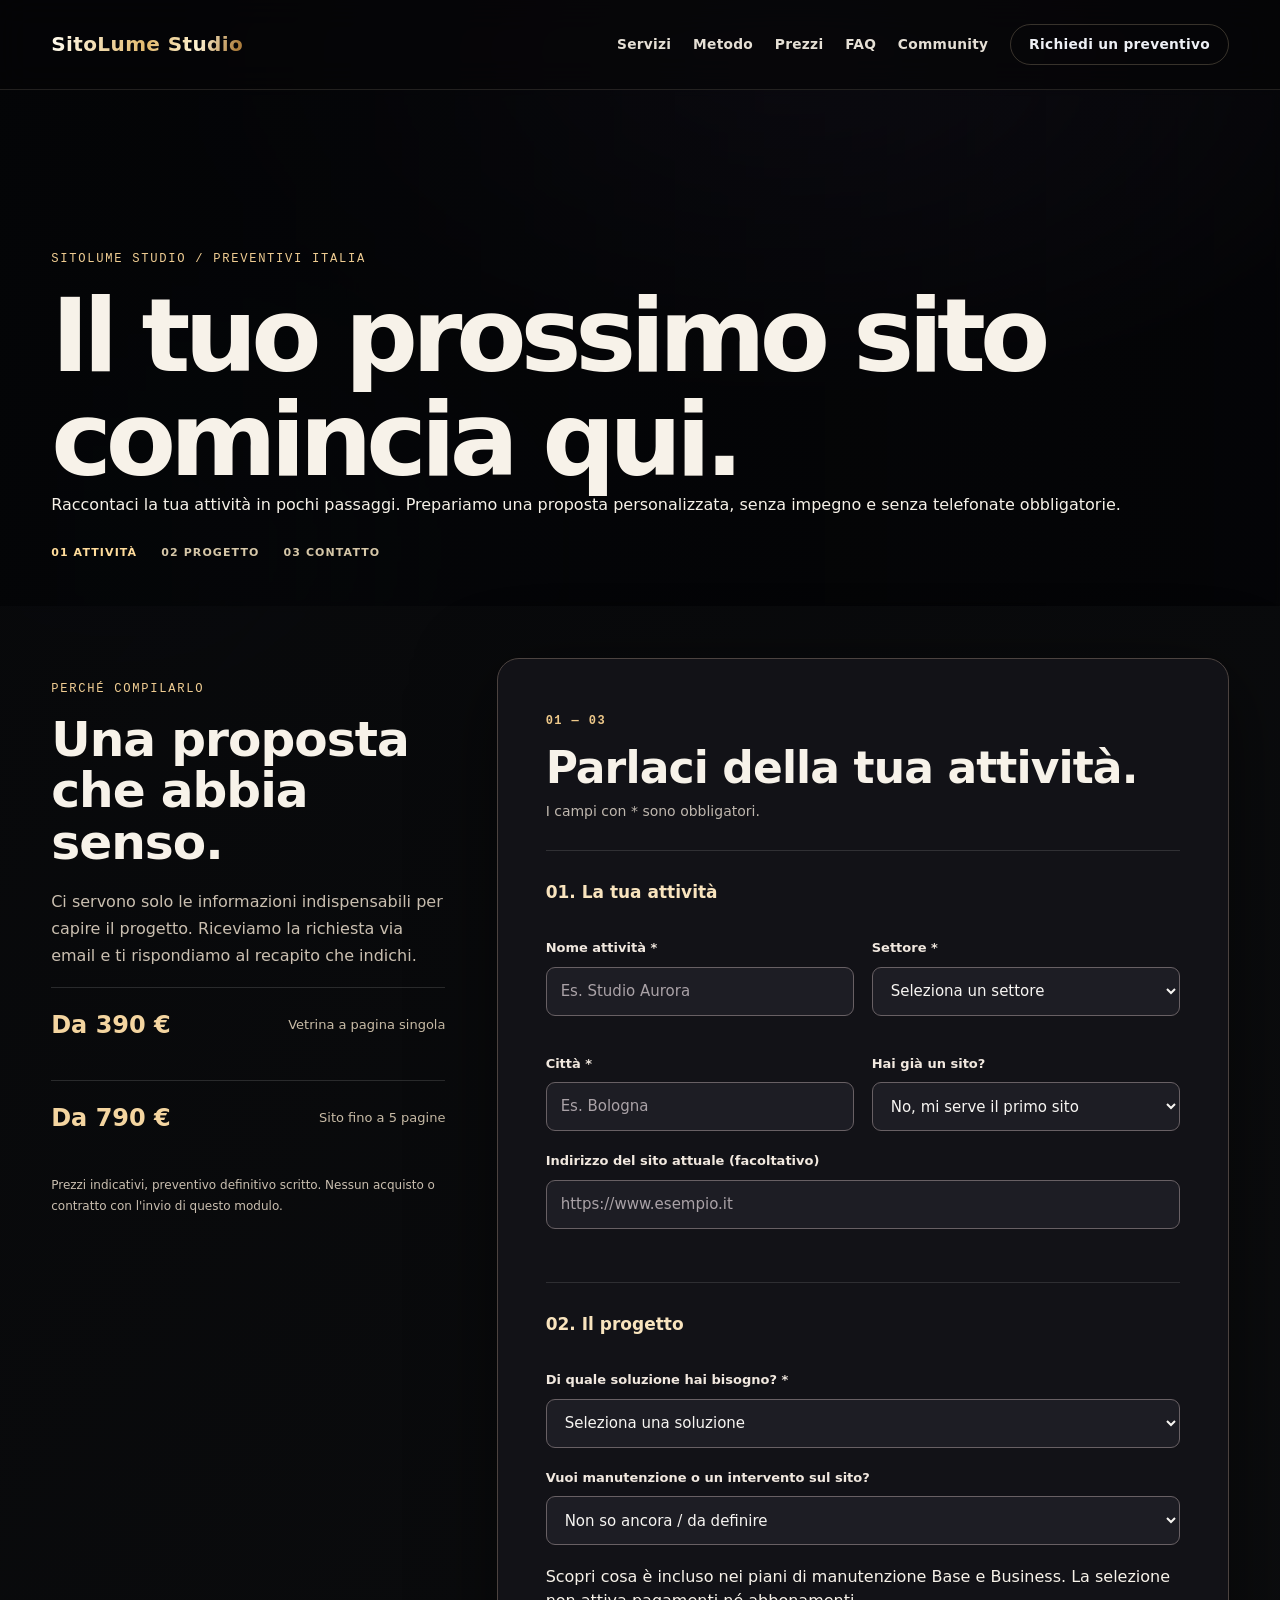
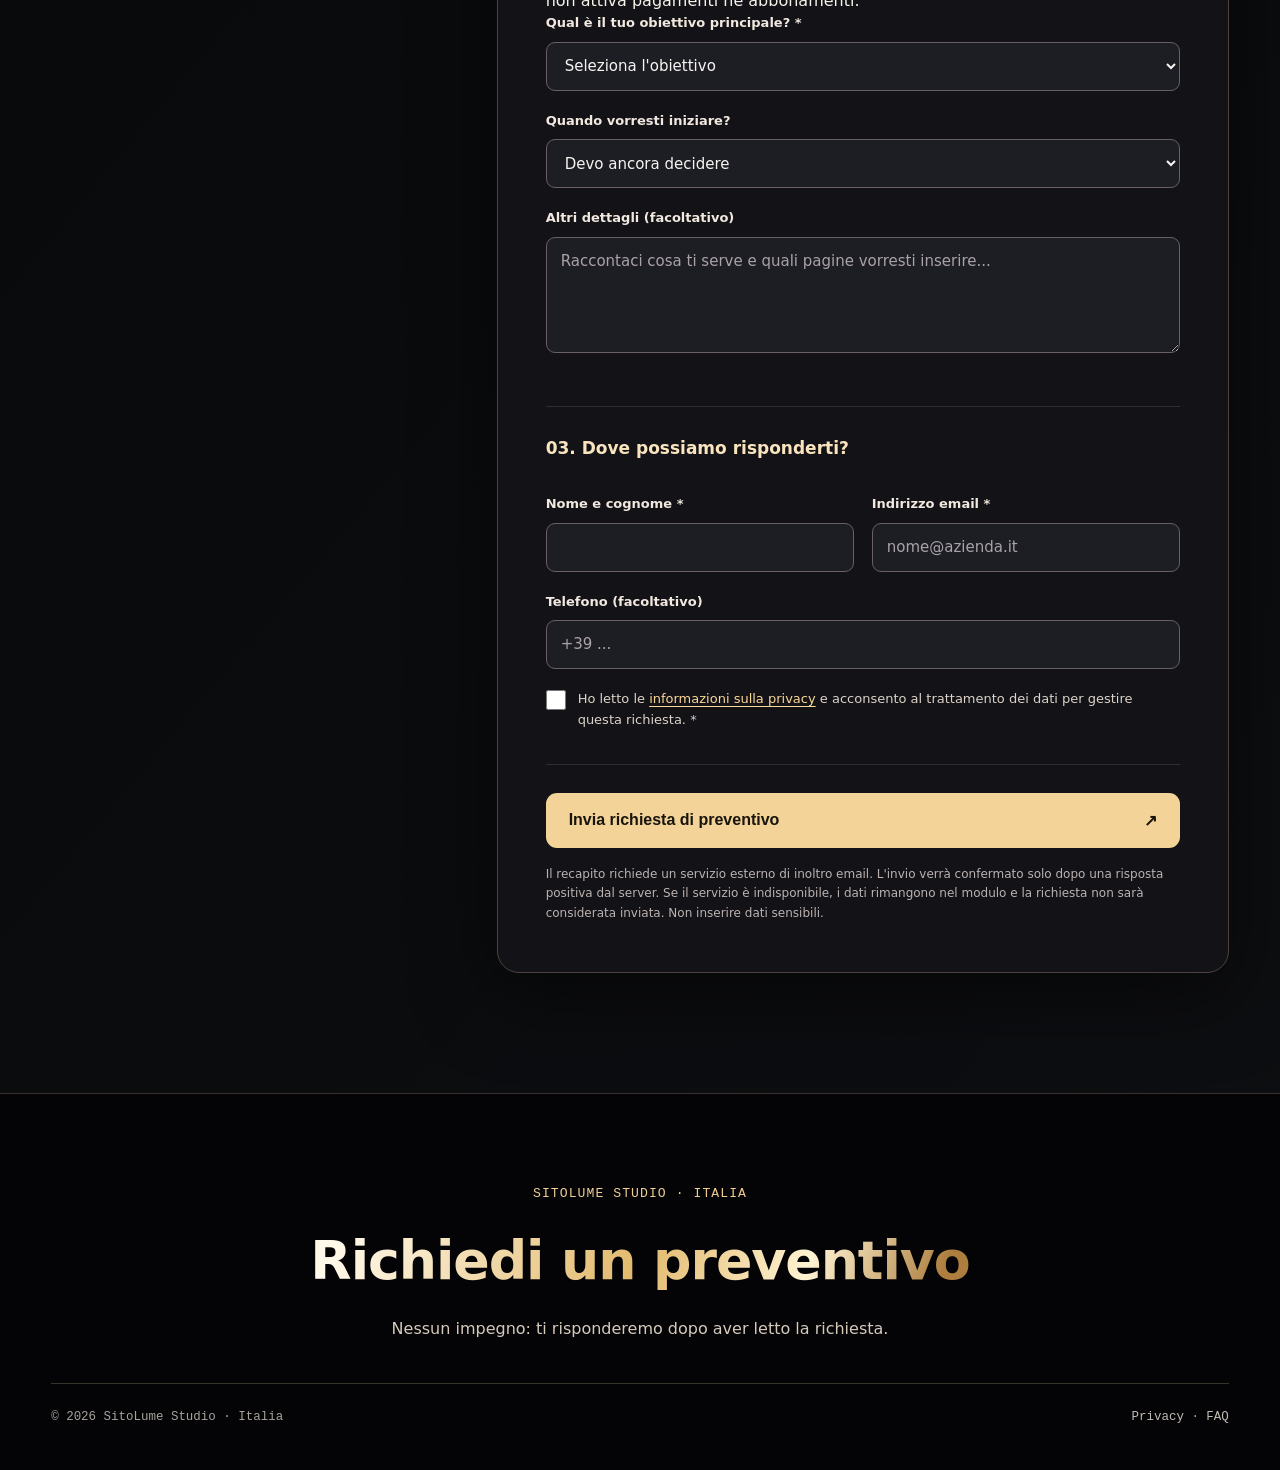
<file: preventivo.html>
<!doctype html>
<html lang="it">
<head>
<meta charset="utf-8"><meta name="viewport" content="width=device-width,initial-scale=1">
<meta name="robots" content="index,follow"><link rel="canonical" href="https://activefloow-prog.github.io/sitolume-studio/preventivo.html"><meta name="theme-color" content="#050507">
<meta name="description" content="Richiedi un preventivo per il sito della tua attività. Compila il questionario SitoLume Studio: risposta personalizzata, nessun impegno.">
<title>Richiedi un preventivo | SitoLume Studio</title>
<link rel="icon" href="./assets/sitolume-logo.svg" type="image/svg+xml">
<link rel="stylesheet" href="./styles.css"><link rel="stylesheet" href="./multipage.css">
</head>
<body>
<header class="nav"><a class="brand" href="./index.html">SitoLume Studio</a><button class="menu-toggle" type="button" aria-label="Apri menu" aria-expanded="false" aria-controls="main-menu">☰</button><nav class="nav-links" id="main-menu" aria-label="Menu principale"><a href="./servizi.html">Servizi</a><a href="./metodo.html">Metodo</a><a href="./prezzi.html">Prezzi</a><a href="./faq.html">FAQ</a><a href="./community.html">Community</a><a class="nav-cta" href="./preventivo.html" aria-current="page">Richiedi un preventivo</a></nav></header>
<main>
<section class="page-intro quote-intro">
<p class="kicker">SITOLUME STUDIO / PREVENTIVI ITALIA</p>
<h1>Il tuo prossimo sito<br>comincia qui.</h1>
<p>Raccontaci la tua attività in pochi passaggi. Prepariamo una proposta personalizzata, senza impegno e senza telefonate obbligatorie.</p>
<div class="quote-progress" aria-hidden="true"><span>01 ATTIVITÀ</span><span>02 PROGETTO</span><span>03 CONTATTO</span></div>
</section>
<section class="quote-section">
<div class="quote-layout">
<aside class="quote-aside">
<p class="kicker">PERCHÉ COMPILARLO</p><h2>Una proposta che abbia senso.</h2>
<p>Ci servono solo le informazioni indispensabili per capire il progetto. Riceviamo la richiesta via email e ti rispondiamo al recapito che indichi.</p>
<div class="quote-highlight"><strong>Da 390 €</strong><span>Vetrina a pagina singola</span></div>
<div class="quote-highlight"><strong>Da 790 €</strong><span>Sito fino a 5 pagine</span></div>
<p class="quote-note">Prezzi indicativi, preventivo definitivo scritto. Nessun acquisto o contratto con l'invio di questo modulo.</p>
</aside>
<div class="quote-panel">
<div class="quote-title"><span class="quote-step">01 — 03</span><h2>Parlaci della tua attività.</h2><p>I campi con * sono obbligatori.</p></div>
<form id="quote-form" action="https://formsubmit.co/sitolume.studio@gmail.com" method="POST" accept-charset="UTF-8">
<input type="hidden" name="_subject" value="SitoLume | Nuova richiesta di preventivo dal sito">
<input type="hidden" name="_template" value="table">
<input type="text" class="quote-honey" name="_honey" tabindex="-1" autocomplete="off" aria-hidden="true">
<fieldset class="quote-fieldset"><legend>01. La tua attività</legend>
<div class="quote-grid">
<label>Nome attività * <input name="Attivita" placeholder="Es. Studio Aurora" required maxlength="120"></label>
<label>Settore * <select name="Settore" required><option value="">Seleziona un settore</option><option>Ristorante / Bar</option><option>Parrucchiere / Salone</option><option>Negozio / Commercio</option><option>Professionista / Studio</option><option>Artigiano / Servizi</option><option>Turismo / Ospitalità</option><option>Altro</option></select></label>
<label>Città * <input name="Citta" placeholder="Es. Bologna" required maxlength="100"></label>
<label>Hai già un sito? <select name="Sito_esistente"><option value="No">No, mi serve il primo sito</option><option value="Si_da_rinnovare">Sì, ma vorrei rinnovarlo</option><option value="Si_da_migliorare">Sì, vorrei migliorarlo</option></select></label>
</div>
<label>Indirizzo del sito attuale (facoltativo) <input type="url" name="Sito_attuale" placeholder="https://www.esempio.it" maxlength="250"></label>
</fieldset>
<fieldset class="quote-fieldset"><legend>02. Il progetto</legend>
<label>Di quale soluzione hai bisogno? *
<select name="Soluzione" id="quote-service" required>
<option value="">Seleziona una soluzione</option>
<option value="Vetrina - da 390 euro">Sito vetrina — da 390 €</option>
<option value="Fino a 5 pagine - da 790 euro">Sito multipagina — da 790 €</option>
<option value="Restyling - da valutare">Restyling sito esistente</option>
<option value="Manutenzione - richiesta di assistenza">Solo manutenzione o assistenza</option>
<option value="Su misura - da valutare">Soluzione su misura</option>
<option value="Non so - desidero un consiglio">Non so, vorrei un consiglio</option>
</select></label>
<label>Vuoi manutenzione o un intervento sul sito?
<select name="Manutenzione" id="quote-maintenance">
<option value="Da definire">Non so ancora / da definire</option>
<option value="Nessuna manutenzione">No, solo il sito</option>
<option value="Base - 29 euro al mese">Base — da 29 €/mese</option>
<option value="Business mensile - 79 euro al mese">Business — 79 €/mese</option>
<option value="Business intervento - 79 euro per intervento">Business — 79 € per intervento, senza abbonamento</option>
</select></label>
<p class="quote-maintenance-help">Scopri cosa è incluso nei <a href="./prezzi.html#abbonamento">piani di manutenzione Base e Business</a>. La selezione non attiva pagamenti né abbonamenti.</p>
<label>Qual è il tuo obiettivo principale? *
<select name="Obiettivo" required>
<option value="">Seleziona l'obiettivo</option><option>Ricevere più contatti</option><option>Presentare servizi e prezzi</option><option>Mostrare un menu o un catalogo</option><option>Ottenere prenotazioni / appuntamenti</option><option>Migliorare il sito esistente</option><option>Altro</option></select></label>
<label>Quando vorresti iniziare?
<select name="Tempi"><option>Devo ancora decidere</option><option>Il prima possibile</option><option>Entro un mese</option><option>Tra 1 e 3 mesi</option><option>Più avanti</option></select></label>
<label>Altri dettagli (facoltativo) <textarea name="Dettagli" maxlength="1200" rows="4" placeholder="Raccontaci cosa ti serve e quali pagine vorresti inserire..."></textarea></label>
</fieldset>
<fieldset class="quote-fieldset"><legend>03. Dove possiamo risponderti?</legend>
<div class="quote-grid">
<label>Nome e cognome * <input name="Nome" autocomplete="name" required maxlength="120"></label>
<label>Indirizzo email * <input name="email" type="email" autocomplete="email" required maxlength="160" placeholder="nome@azienda.it"></label>
</div>
<label>Telefono (facoltativo) <input name="Telefono" type="tel" autocomplete="tel" maxlength="30" placeholder="+39 ..."></label>
<label class="quote-check"><input id="privacy-consent" name="Consenso_privacy" type="checkbox" required value="Accetto il trattamento per rispondere alla richiesta"><span>Ho letto le <a href="./privacy.html" target="_blank" rel="noopener noreferrer">informazioni sulla privacy</a> e acconsento al trattamento dei dati per gestire questa richiesta. *</span></label>
</fieldset>
<div class="quote-submit-row"><div id="quote-status" class="quote-status" role="status" aria-live="polite" hidden></div><button class="quote-submit" type="submit">Invia richiesta di preventivo <span aria-hidden="true">↗</span></button><p>Il recapito richiede un servizio esterno di inoltro email. L'invio verrà confermato solo dopo una risposta positiva dal server. Se il servizio è indisponibile, i dati rimangono nel modulo e la richiesta non sarà considerata inviata. Non inserire dati sensibili.</p></div>
</form>
</div>
</div>
</section>
</main>
<footer class="footer"><p class="foot-k">SITOLUME STUDIO · ITALIA</p><a class="foot-mail" href="./preventivo.html">Richiedi un preventivo</a><p class="contact-note">Nessun impegno: ti risponderemo dopo aver letto la richiesta.</p><div class="foot-bottom"><span>© 2026 SitoLume Studio · Italia</span><span><a href="./privacy.html">Privacy</a> · <a href="./faq.html">FAQ</a></span></div></footer>
<script src="./navigation.js"></script>
<script>
(function(){
const form=document.getElementById('quote-form');
const status=document.getElementById('quote-status');
const submit=form.querySelector('button[type="submit"]');
function showStatus(message,success){
 status.hidden=false; status.className='quote-status '+(success?'success':'error');status.textContent=message;
}
form.addEventListener('submit',async event=>{
 event.preventDefault();
 if(!form.reportValidity())return;
 const original=submit.innerHTML;
 submit.disabled=true;submit.textContent='Invio in corso...';
 status.hidden=true;
 const controller=new AbortController();
 const timer=setTimeout(()=>controller.abort(),12000);
 try{
  const response=await fetch('https://formsubmit.co/ajax/sitolume.studio@gmail.com',{
   method:'POST',body:new FormData(form),headers:{Accept:'application/json'},signal:controller.signal
  });
  if(!response.ok)throw new Error('HTTP '+response.status);
  const payload=await response.json();
  const confirmed=payload.success===true||payload.success==='true';
  if(!confirmed)throw new Error(payload.message||'Il servizio non ha confermato la consegna');
  showStatus('Richiesta accettata dal servizio. Riceverai una risposta via email dopo la nostra verifica.',true);
  form.reset();
 }catch(error){
  const message=String(error&&error.message||'Servizio non raggiungibile').slice(0,100);
  showStatus('Invio non completato ('+message+'). I tuoi dati sono ancora qui: non è stata registrata alcuna richiesta. Riprova più tardi.',false);
 }finally{
  clearTimeout(timer);submit.disabled=false;submit.innerHTML=original;
 }
});
const params=new URLSearchParams(location.search);
const service=params.get('servizio');
if(service){
 const el=document.getElementById('quote-service');
 const options=[...el.options];
 const selected=options.find(o=>o.value===service || o.value.toLowerCase().includes(service.toLowerCase()));
 if(selected)el.value=selected.value;
}
const maintenance=params.get('manutenzione');
if(maintenance){
 const el=document.getElementById('quote-maintenance');
 const selected=[...el.options].find(o=>o.value.toLowerCase().includes(maintenance.toLowerCase()));
 if(selected)el.value=selected.value;
}
})();
</script>
</body></html>
</file>
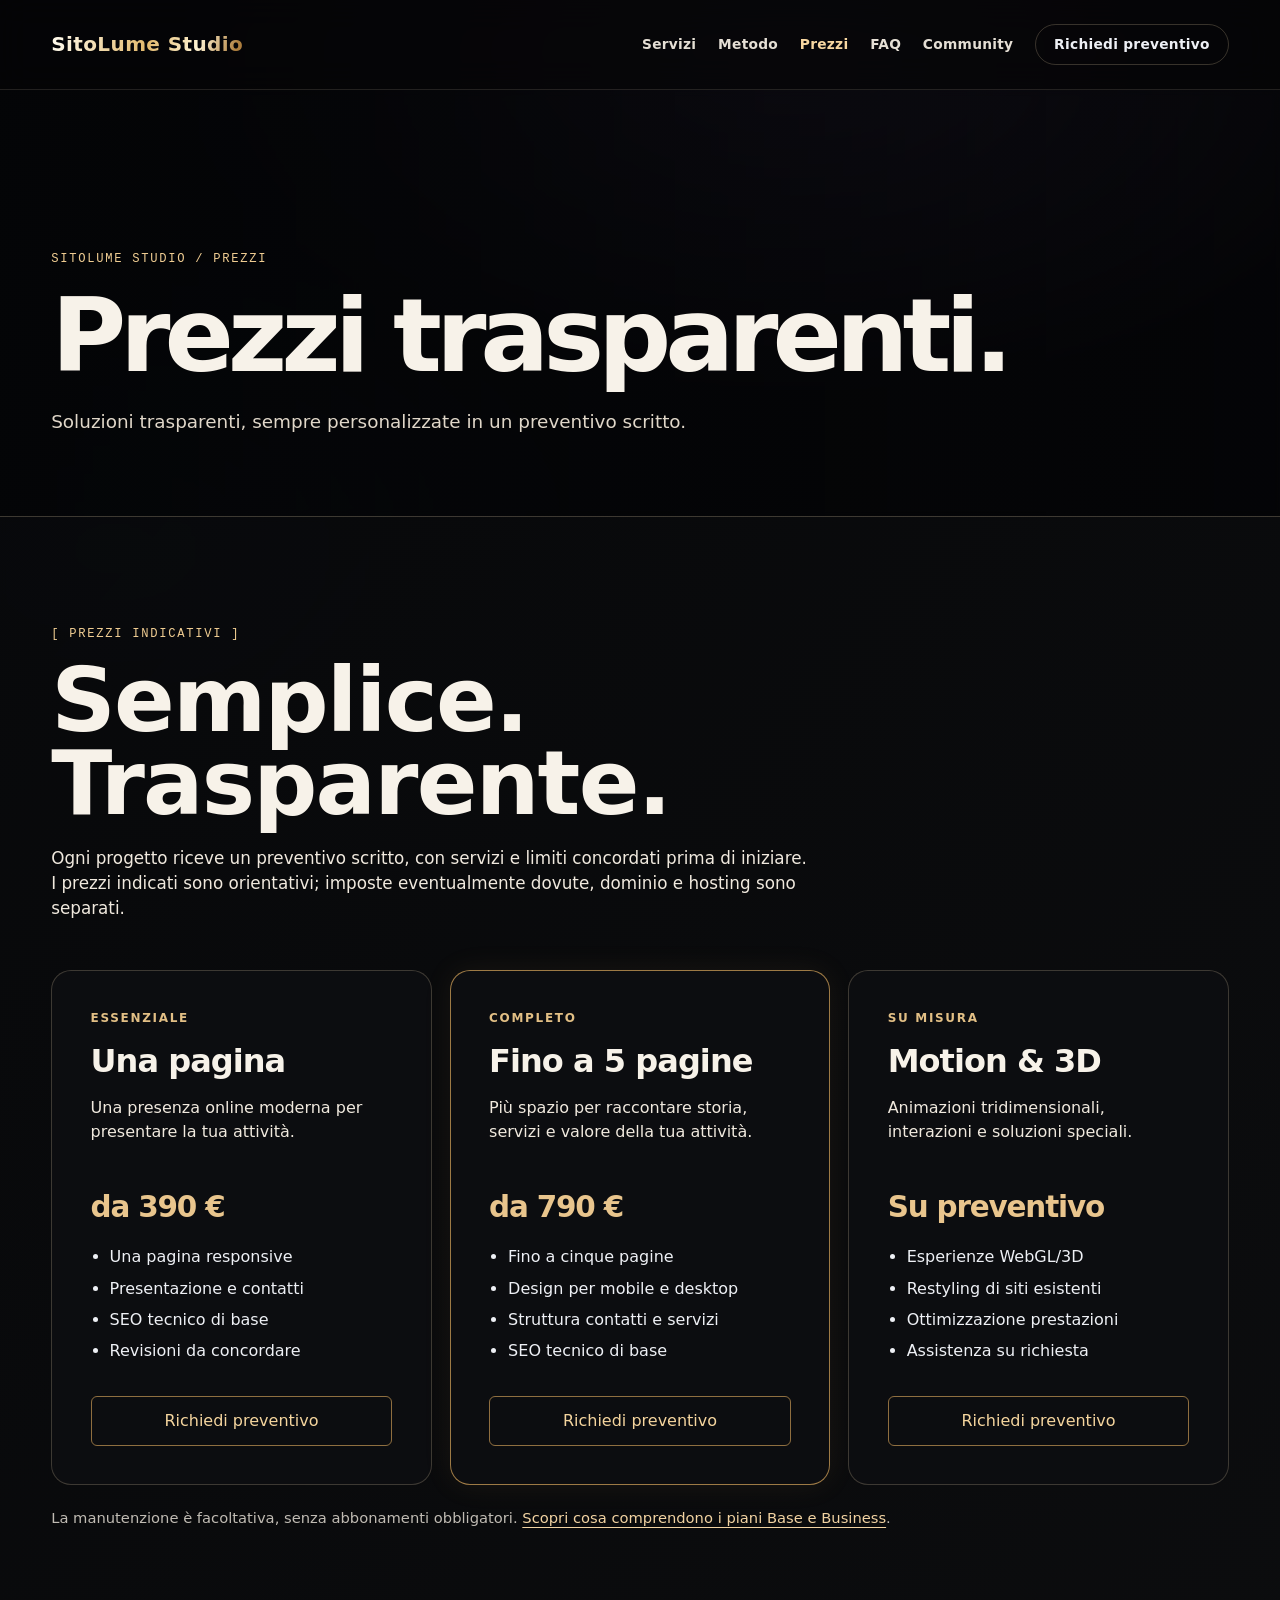
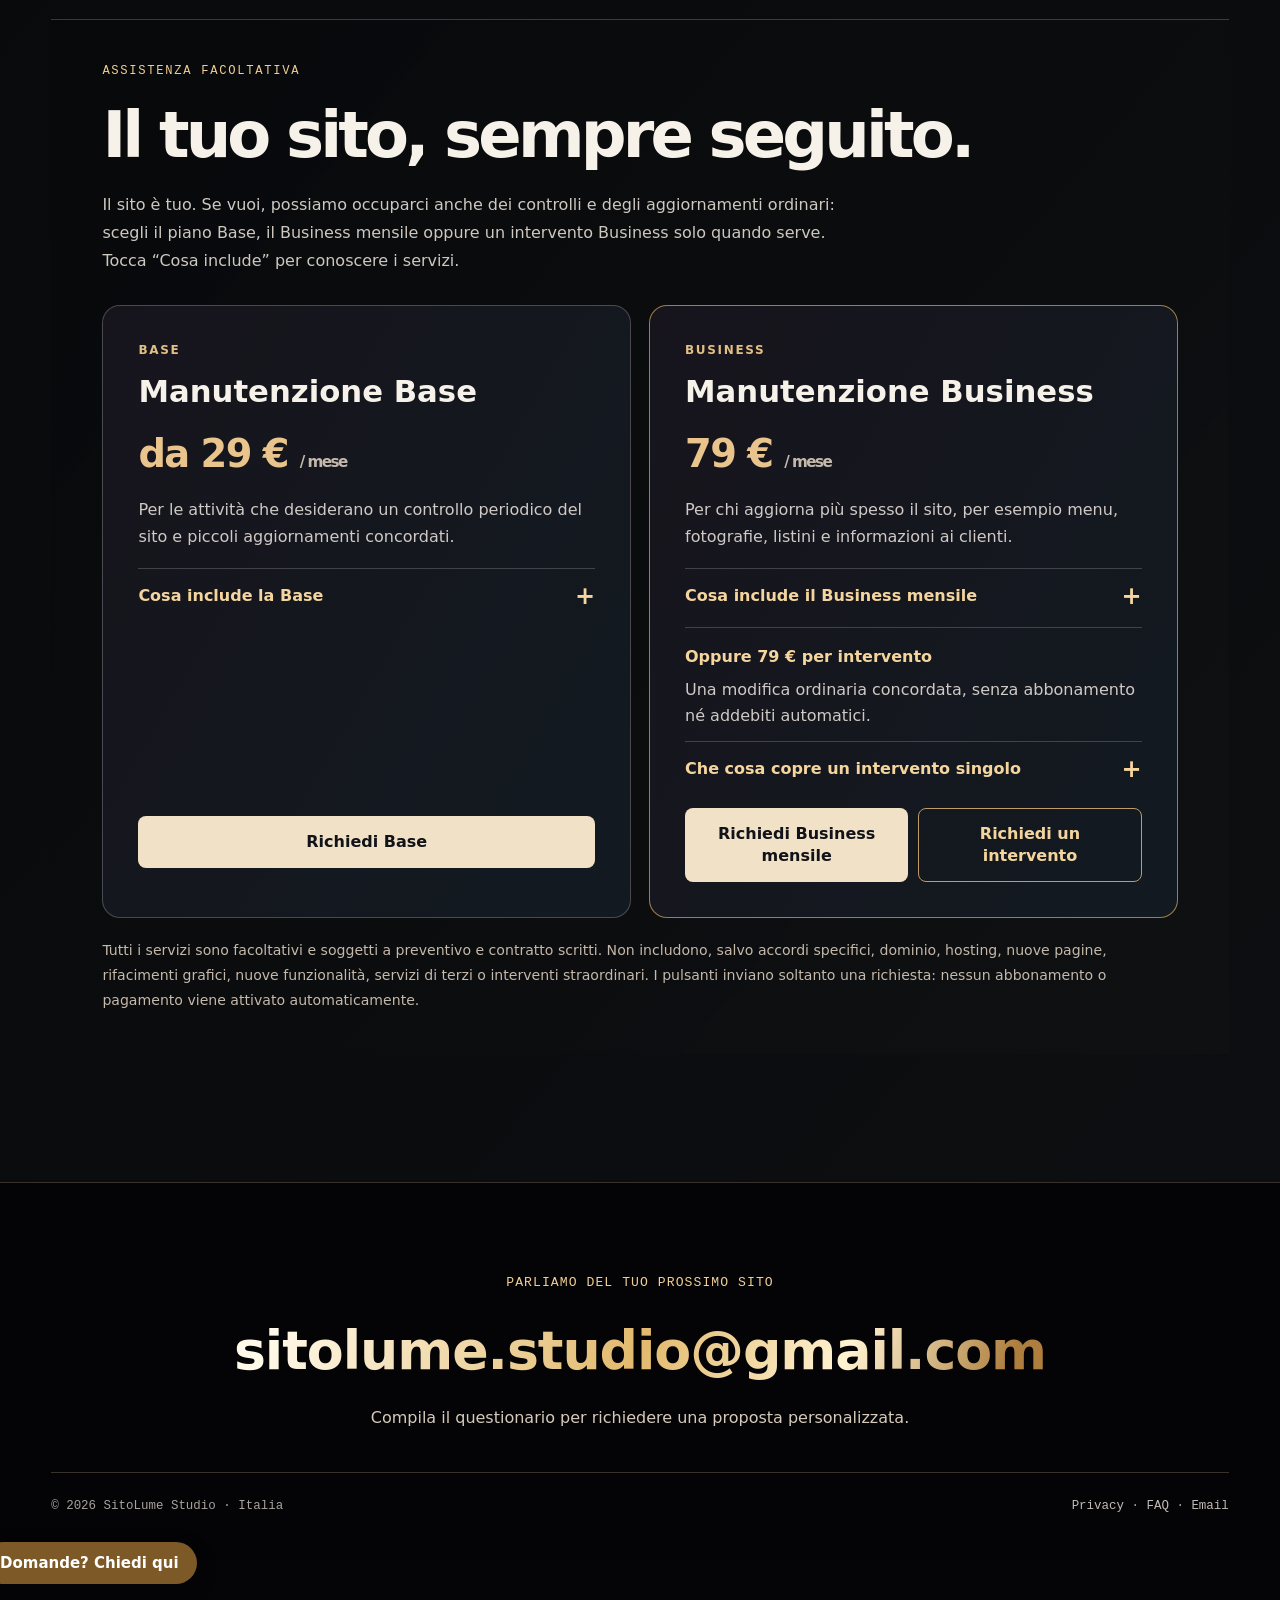
<file: prezzi.html>
<!DOCTYPE html><html lang="it"><head><meta charset="utf-8"><meta name="viewport" content="width=device-width,initial-scale=1"><meta name="robots" content="index,follow"><link rel="canonical" href="https://activefloow-prog.github.io/sitolume-studio/prezzi.html"><meta name="theme-color" content="#050507"><title>Prezzi | SitoLume Studio</title><meta name="description" content="SitoLume Studio: siti web professionali, animazioni 3D, siti multipagina e assistenza per le attività locali."><link rel="icon" href="./assets/sitolume-logo.svg" type="image/svg+xml"><link rel="stylesheet" href="./styles.css"><link rel="stylesheet" href="./multipage.css"><link rel="stylesheet" href="./subscriptions.css"></head><body><header class="nav"><a class="brand" href="./index.html">SitoLume Studio</a><button class="menu-toggle" type="button" aria-label="Apri menu" aria-expanded="false" aria-controls="main-menu">☰</button><nav class="nav-links" id="main-menu" aria-label="Menu principale"><a href="./servizi.html">Servizi</a><a href="./metodo.html">Metodo</a><a href="./prezzi.html">Prezzi</a><a href="./faq.html">FAQ</a><a href="./community.html">Community</a><a class="nav-cta" href="./preventivo.html">Richiedi preventivo</a></nav></header><main><section class="page-intro"><p class="kicker">SITOLUME STUDIO / PREZZI</p><h1>Prezzi trasparenti.</h1><p>Soluzioni trasparenti, sempre personalizzate in un preventivo scritto.</p></section><section class="sl-prices" id="prezzi">
<div class="section-head">
<p class="kicker reveal">[ Prezzi indicativi ]</p>
<h2 class="reveal">Semplice.<br>Trasparente.</h2>
<p class="sl-intro reveal">Ogni progetto riceve un preventivo scritto, con servizi e limiti concordati prima di iniziare. I prezzi indicati sono orientativi; imposte eventualmente dovute, dominio e hosting sono separati.</p>
</div>
<div class="sl-pricing-grid">
<article class="sl-price reveal"><span class="sl-tag">ESSENZIALE</span><h3>Una pagina</h3><p>Una presenza online moderna per presentare la tua attività.</p><div class="sl-amount">da 390 €</div><ul><li>Una pagina responsive</li><li>Presentazione e contatti</li><li>SEO tecnico di base</li><li>Revisioni da concordare</li></ul><a href="./preventivo.html?servizio=Vetrina">Richiedi preventivo</a></article>
<article class="sl-price sl-featured reveal"><span class="sl-tag">COMPLETO</span><h3>Fino a 5 pagine</h3><p>Più spazio per raccontare storia, servizi e valore della tua attività.</p><div class="sl-amount">da 790 €</div><ul><li>Fino a cinque pagine</li><li>Design per mobile e desktop</li><li>Struttura contatti e servizi</li><li>SEO tecnico di base</li></ul><a href="./preventivo.html?servizio=Fino">Richiedi preventivo</a></article>
<article class="sl-price reveal"><span class="sl-tag">SU MISURA</span><h3>Motion &amp; 3D</h3><p>Animazioni tridimensionali, interazioni e soluzioni speciali.</p><div class="sl-amount">Su preventivo</div><ul><li>Esperienze WebGL/3D</li><li>Restyling di siti esistenti</li><li>Ottimizzazione prestazioni</li><li>Assistenza su richiesta</li></ul><a href="./preventivo.html?servizio=Su%20misura">Richiedi preventivo</a></article>
</div>

<p class="sl-price-note">La manutenzione è facoltativa, senza abbonamenti obbligatori. <a class="sl-maintenance-inline" href="#abbonamento">Scopri cosa comprendono i piani Base e Business</a>.</p>
<section class="sl-subscription" id="abbonamento" aria-labelledby="sub-heading">
<p class="kicker">ASSISTENZA FACOLTATIVA</p>
<h2 id="sub-heading">Il tuo sito, sempre seguito.</h2>
<p>Il sito è tuo. Se vuoi, possiamo occuparci anche dei controlli e degli aggiornamenti ordinari: scegli il piano Base, il Business mensile oppure un intervento Business solo quando serve. Tocca “Cosa include” per conoscere i servizi.</p>
<div class="sl-maintenance-grid">
<article class="sl-maintenance-card">
<span class="sl-tag">BASE</span>
<h3>Manutenzione Base</h3>
<div class="sl-amount">da 29 € <small>/ mese</small></div>
<p>Per le attività che desiderano un controllo periodico del sito e piccoli aggiornamenti concordati.</p>
<details>
<summary>Cosa include la Base</summary>
<div class="sl-maintenance-detail">
<ul>
<li>Verifica periodica delle pagine principali e dei collegamenti essenziali.</li>
<li>Controllo di pulsanti e moduli di contatto, se presenti.</li>
<li>Piccole correzioni concordate a orari, recapiti e informazioni già presenti.</li>
<li>Segnalazione di anomalie riscontrate e interventi tecnici ordinari compatibili con la piattaforma utilizzata.</li>
</ul>
<p>La frequenza dei controlli e il numero di modifiche incluse sono specificati nel preventivo e nel contratto.</p>
</div>
</details>
<a class="sl-sub-cta" href="./preventivo.html?servizio=Manutenzione&amp;manutenzione=Base">Richiedi Base</a>
</article>
<article class="sl-maintenance-card sl-maintenance-featured">
<span class="sl-tag">BUSINESS</span>
<h3>Manutenzione Business</h3>
<div class="sl-amount">79 € <small>/ mese</small></div>
<p>Per chi aggiorna più spesso il sito, per esempio menu, fotografie, listini e informazioni ai clienti.</p>
<details>
<summary>Cosa include il Business mensile</summary>
<div class="sl-maintenance-detail">
<ul>
<li>I controlli ordinari previsti nel piano Base.</li>
<li>Aggiornamenti concordati di testi, immagini, menu, listini e avvisi già presenti nel sito.</li>
<li>Verifica delle funzioni di contatto o prenotazione già realizzate, se presenti.</li>
<li>Presa in carico prioritaria delle richieste ordinarie rispetto al piano Base.</li>
</ul>
<p>Quantità di interventi, frequenza e tempi di risposta vengono indicati nel preventivo: non sono previste modifiche illimitate.</p>
</div>
</details>
<div class="sl-maintenance-once"><strong>Oppure 79 € per intervento</strong><span>Una modifica ordinaria concordata, senza abbonamento né addebiti automatici.</span>
<details>
<summary>Che cosa copre un intervento singolo</summary>
<div class="sl-maintenance-detail"><p>Per esempio aggiornare gli orari, sostituire un'immagine o modificare un menu o un testo già presente. Prima di procedere confermiamo che la richiesta rientri nel prezzo; modifiche complesse hanno un preventivo separato.</p></div>
</details>
</div>
<div class="sl-maintenance-actions">
<a class="sl-sub-cta" href="./preventivo.html?servizio=Manutenzione&amp;manutenzione=Business%20mensile">Richiedi Business mensile</a>
<a class="sl-sub-cta sl-sub-cta-outline" href="./preventivo.html?servizio=Manutenzione&amp;manutenzione=Business%20intervento">Richiedi un intervento</a>
</div>
</article>
</div>
<p class="sl-maintenance-disclaimer">Tutti i servizi sono facoltativi e soggetti a preventivo e contratto scritti. Non includono, salvo accordi specifici, dominio, hosting, nuove pagine, rifacimenti grafici, nuove funzionalità, servizi di terzi o interventi straordinari. I pulsanti inviano soltanto una richiesta: nessun abbonamento o pagamento viene attivato automaticamente.</p>
</section>
</section>
</main><footer class="footer" id="contact"><p class="foot-k">PARLIAMO DEL TUO PROSSIMO SITO</p><a class="foot-mail" href="./preventivo.html">sitolume.studio@gmail.com</a><p class="contact-note">Compila il questionario per richiedere una proposta personalizzata.</p><div class="foot-bottom"><span>© 2026 SitoLume Studio · Italia</span><span><a href="./privacy.html">Privacy</a> · <a href="./faq.html">FAQ</a> · <a href="./preventivo.html">Email</a></span></div></footer><script src="./navigation.js"></script><script>window.TCH_FAQ={"name":"SitoLume · Assistente FAQ","colour":"#7d5927","button":"Domande? Chiedi qui","greeting":"Ciao! Sono l’assistente FAQ automatico di SitoLume. Posso rispondere su servizi, prezzi indicativi e modalità di lavoro.","fallback":"Non ho una risposta verificata a questa domanda. Scrivici a sitolume.studio@gmail.com; non inserire informazioni sensibili qui.","threshold":0.47,"suggest":[0,1,2,9],"synonyms":{"prezzo":["prezzi","costo","costi","tariffa","tariffe"],"abbonamento":["mensile","canone","rinnovo"],"contatto":["email","scrivere","parlare"]},"faqs":[{"q":"Quanto costa un sito web?","keywords":["prezzo","prezzi","costo","costi","quanto","euro","tariffe","sito","vetrina","390","790","preventivo"],"a":"Una pagina vetrina parte indicativamente da 390 €. Un sito fino a 5 pagine parte da 790 €. Le esperienze 3D avanzate sono su preventivo. Imposte eventualmente dovute, dominio e hosting sono separati."},{"q":"È obbligatorio pagare un abbonamento?","keywords":["abbonamento","mensile","canone","rinnovo","manutenzione","29","assistenza"],"a":"No, l'abbonamento non è obbligatorio. La manutenzione è facoltativa, da 29 € al mese, con attività e condizioni da definire per iscritto."},{"q":"Dominio e hosting sono compresi?","keywords":["dominio","hosting","server","hosting incluso","dominio incluso","intestato"],"a":"Dominio e hosting sono normalmente costi separati e devono restare intestati al cliente. Nessun acquisto senza la tua autorizzazione."},{"q":"Quanto tempo serve per fare un sito?","keywords":["tempi","tempo","durata","quanto ci vuole","consegna","giorni","settimane"],"a":"Le tempistiche dipendono da contenuti e complessità. Le concordiamo per iscritto dopo analisi e accettazione del preventivo."},{"q":"Il sito funziona sul cellulare?","keywords":["mobile","smartphone","cellulare","tablet","responsive","telefono","schermo"],"a":"Sì, realizziamo e verifichiamo siti responsive adatti a smartphone, tablet e desktop."},{"q":"Per quali attività fate siti?","keywords":["bar","ristorante","pizzeria","parrucchieri","salone","negozio","estetista","azienda","settori"],"a":"Realizziamo siti vetrina per bar, ristoranti, saloni di bellezza, negozi e piccole aziende di Brescia, Bergamo e Lombardia."},{"q":"Come funziona la realizzazione?","keywords":["processo","fasi","come funziona","lavoro","accordo","acconto","approvazione"],"a":"Analisi, proposta grafica riservata, preventivo, contratto e acconto, sviluppo, revisioni concordate, collaudo e consegna."},{"q":"Gestite la privacy e i cookie?","keywords":["privacy","cookie","gdpr","dati","consenso","informativa","legalità"],"a":"Valutiamo privacy, cookie, moduli e servizi nel progetto. I testi legali devono riflettere i trattamenti effettivi, prima della pubblicazione."},{"q":"Posso vedere un esempio o una demo?","keywords":["demo","anteprima","esempio","portfolio","mostrare","vedere","prova"],"a":"Sì, possiamo mostrare anteprime dimostrative private, chiaramente non ufficiali, con filigrana. Chiedici informazioni via email."},{"q":"Come contatto SitoLume?","keywords":["contatto","email","scrivere","telefono","chiamata","appuntamento","preventivo gratuito"],"a":"Scrivici a [sitolume.studio@gmail.com](mailto:sitolume.studio@gmail.com) con il nome dell'attività e ciò che desideri realizzare. Se preferisci una chiamata, indicacelo nell'email."}]};</script><script defer src="./assets/faq-bot.js"></script></body></html>
</file>
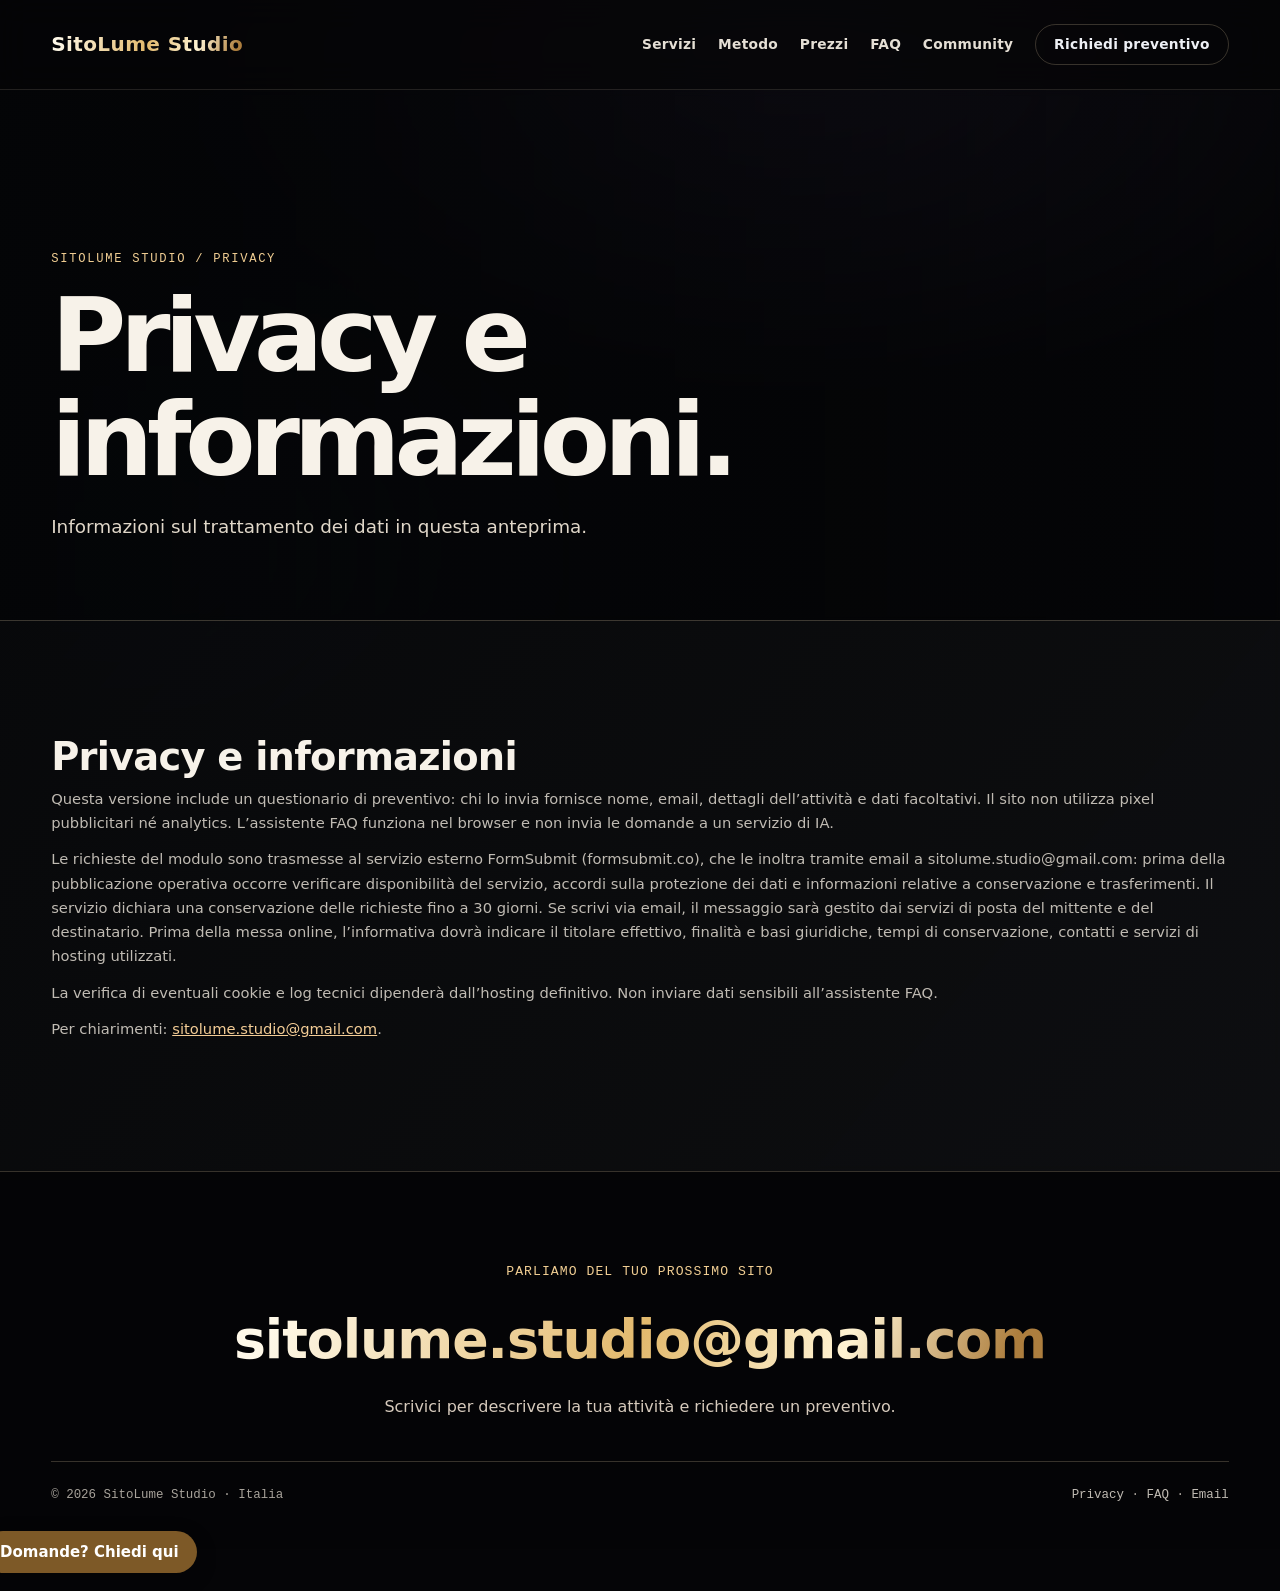
<file: privacy.html>
<!DOCTYPE html><html lang="it"><head><meta charset="utf-8"><meta name="viewport" content="width=device-width,initial-scale=1"><meta name="robots" content="noindex,nofollow,noarchive"><meta name="theme-color" content="#050507"><title>Privacy | SitoLume Studio</title><meta name="description" content="SitoLume Studio: siti web professionali, animazioni 3D, siti multipagina e assistenza per le attività locali."><link rel="icon" href="./assets/sitolume-logo.svg" type="image/svg+xml"><link rel="stylesheet" href="./styles.css"><link rel="stylesheet" href="./multipage.css"></head><body><header class="nav"><a class="brand" href="./index.html">SitoLume Studio</a><button class="menu-toggle" type="button" aria-label="Apri menu" aria-expanded="false" aria-controls="main-menu">☰</button><nav class="nav-links" id="main-menu" aria-label="Menu principale"><a href="./servizi.html">Servizi</a><a href="./metodo.html">Metodo</a><a href="./prezzi.html">Prezzi</a><a href="./faq.html">FAQ</a><a href="./community.html">Community</a><a class="nav-cta" href="./preventivo.html">Richiedi preventivo</a></nav></header><main><section class="page-intro"><p class="kicker">SITOLUME STUDIO / PRIVACY</p><h1>Privacy e informazioni.</h1><p>Informazioni sul trattamento dei dati in questa anteprima.</p></section><section class="sl-privacy"><div class="sl-policy"><h2>Privacy e informazioni</h2><p>Questa versione include un questionario di preventivo: chi lo invia fornisce nome, email, dettagli dell’attività e dati facoltativi. Il sito non utilizza pixel pubblicitari né analytics. L’assistente FAQ funziona nel browser e non invia le domande a un servizio di IA.</p><p>Le richieste del modulo sono trasmesse al servizio esterno FormSubmit (formsubmit.co), che le inoltra tramite email a sitolume.studio@gmail.com: prima della pubblicazione operativa occorre verificare disponibilità del servizio, accordi sulla protezione dei dati e informazioni relative a conservazione e trasferimenti. Il servizio dichiara una conservazione delle richieste fino a 30 giorni. Se scrivi via email, il messaggio sarà gestito dai servizi di posta del mittente e del destinatario. Prima della messa online, l’informativa dovrà indicare il titolare effettivo, finalità e basi giuridiche, tempi di conservazione, contatti e servizi di hosting utilizzati.</p><p>La verifica di eventuali cookie e log tecnici dipenderà dall’hosting definitivo. Non inviare dati sensibili all’assistente FAQ.</p><p>Per chiarimenti: <a href="mailto:sitolume.studio@gmail.com">sitolume.studio@gmail.com</a>.</p></div></section></main><footer class="footer" id="contact"><p class="foot-k">PARLIAMO DEL TUO PROSSIMO SITO</p><a class="foot-mail" href="mailto:sitolume.studio@gmail.com?subject=Richiesta%20informazioni%20SitoLume">sitolume.studio@gmail.com</a><p class="contact-note">Scrivici per descrivere la tua attività e richiedere un preventivo.</p><div class="foot-bottom"><span>© 2026 SitoLume Studio · Italia</span><span><a href="./privacy.html">Privacy</a> · <a href="./faq.html">FAQ</a> · <a href="mailto:sitolume.studio@gmail.com">Email</a></span></div></footer><script src="./navigation.js"></script><script>window.TCH_FAQ={"name":"SitoLume · Assistente FAQ","colour":"#7d5927","button":"Domande? Chiedi qui","greeting":"Ciao! Sono l’assistente FAQ automatico di SitoLume. Posso rispondere su servizi, prezzi indicativi e modalità di lavoro.","fallback":"Non ho una risposta verificata a questa domanda. Scrivici a sitolume.studio@gmail.com; non inserire informazioni sensibili qui.","threshold":0.47,"suggest":[0,1,2,9],"synonyms":{"prezzo":["prezzi","costo","costi","tariffa","tariffe"],"abbonamento":["mensile","canone","rinnovo"],"contatto":["email","scrivere","parlare"]},"faqs":[{"q":"Quanto costa un sito web?","keywords":["prezzo","prezzi","costo","costi","quanto","euro","tariffe","sito","vetrina","390","790","preventivo"],"a":"Una pagina vetrina parte indicativamente da 390 €. Un sito fino a 5 pagine parte da 790 €. Le esperienze 3D avanzate sono su preventivo. Imposte eventualmente dovute, dominio e hosting sono separati."},{"q":"È obbligatorio pagare un abbonamento?","keywords":["abbonamento","mensile","canone","rinnovo","manutenzione","29","assistenza"],"a":"No, l'abbonamento non è obbligatorio. La manutenzione è facoltativa, da 29 € al mese, con attività e condizioni da definire per iscritto."},{"q":"Dominio e hosting sono compresi?","keywords":["dominio","hosting","server","hosting incluso","dominio incluso","intestato"],"a":"Dominio e hosting sono normalmente costi separati e devono restare intestati al cliente. Nessun acquisto senza la tua autorizzazione."},{"q":"Quanto tempo serve per fare un sito?","keywords":["tempi","tempo","durata","quanto ci vuole","consegna","giorni","settimane"],"a":"Le tempistiche dipendono da contenuti e complessità. Le concordiamo per iscritto dopo analisi e accettazione del preventivo."},{"q":"Il sito funziona sul cellulare?","keywords":["mobile","smartphone","cellulare","tablet","responsive","telefono","schermo"],"a":"Sì, realizziamo e verifichiamo siti responsive adatti a smartphone, tablet e desktop."},{"q":"Per quali attività fate siti?","keywords":["bar","ristorante","pizzeria","parrucchieri","salone","negozio","estetista","azienda","settori"],"a":"Realizziamo siti vetrina per bar, ristoranti, saloni di bellezza, negozi e piccole aziende di Brescia, Bergamo e Lombardia."},{"q":"Come funziona la realizzazione?","keywords":["processo","fasi","come funziona","lavoro","accordo","acconto","approvazione"],"a":"Analisi, proposta grafica riservata, preventivo, contratto e acconto, sviluppo, revisioni concordate, collaudo e consegna."},{"q":"Gestite la privacy e i cookie?","keywords":["privacy","cookie","gdpr","dati","consenso","informativa","legalità"],"a":"Valutiamo privacy, cookie, moduli e servizi nel progetto. I testi legali devono riflettere i trattamenti effettivi, prima della pubblicazione."},{"q":"Posso vedere un esempio o una demo?","keywords":["demo","anteprima","esempio","portfolio","mostrare","vedere","prova"],"a":"Sì, possiamo mostrare anteprime dimostrative private, chiaramente non ufficiali, con filigrana. Chiedici informazioni via email."},{"q":"Come contatto SitoLume?","keywords":["contatto","email","scrivere","telefono","chiamata","appuntamento","preventivo gratuito"],"a":"Scrivici a [sitolume.studio@gmail.com](mailto:sitolume.studio@gmail.com) con il nome dell'attività e ciò che desideri realizzare. Se preferisci una chiamata, indicacelo nell'email."}]};</script><script defer src="./assets/faq-bot.js"></script></body></html>
</file>
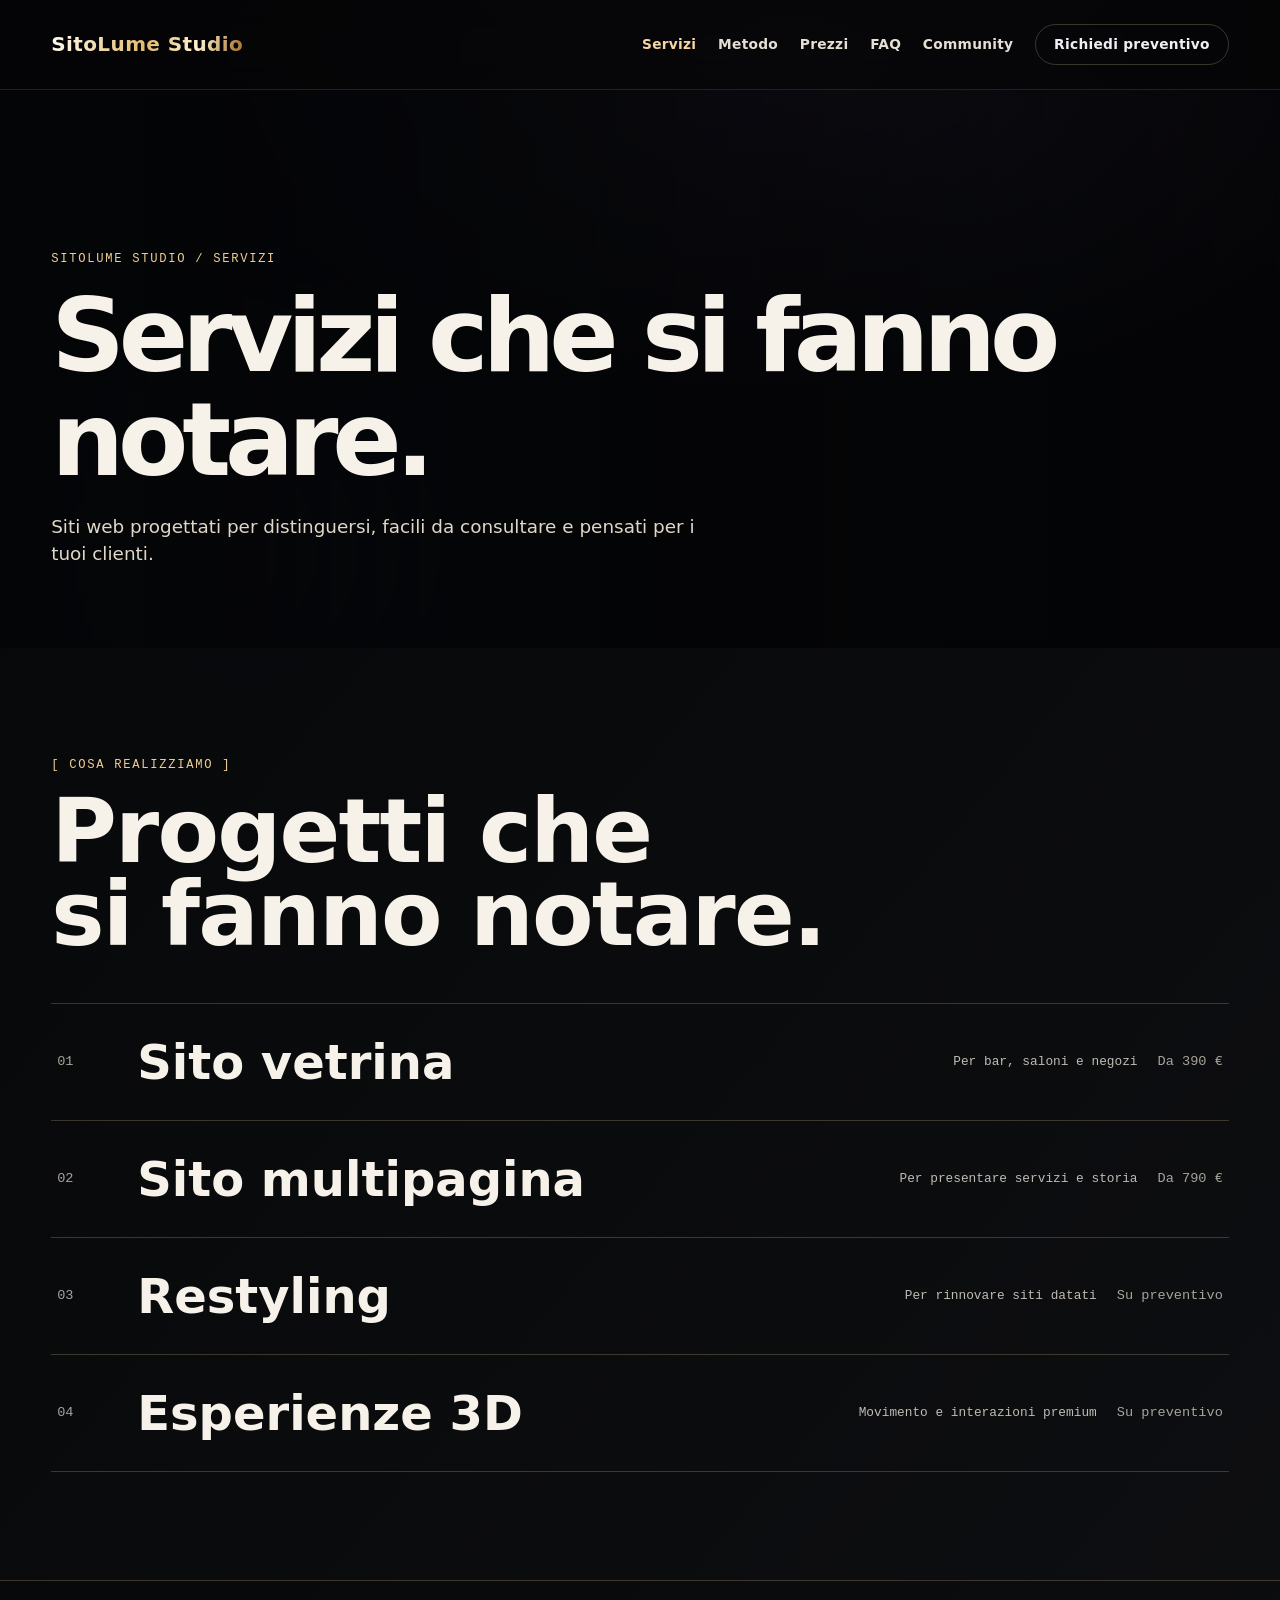
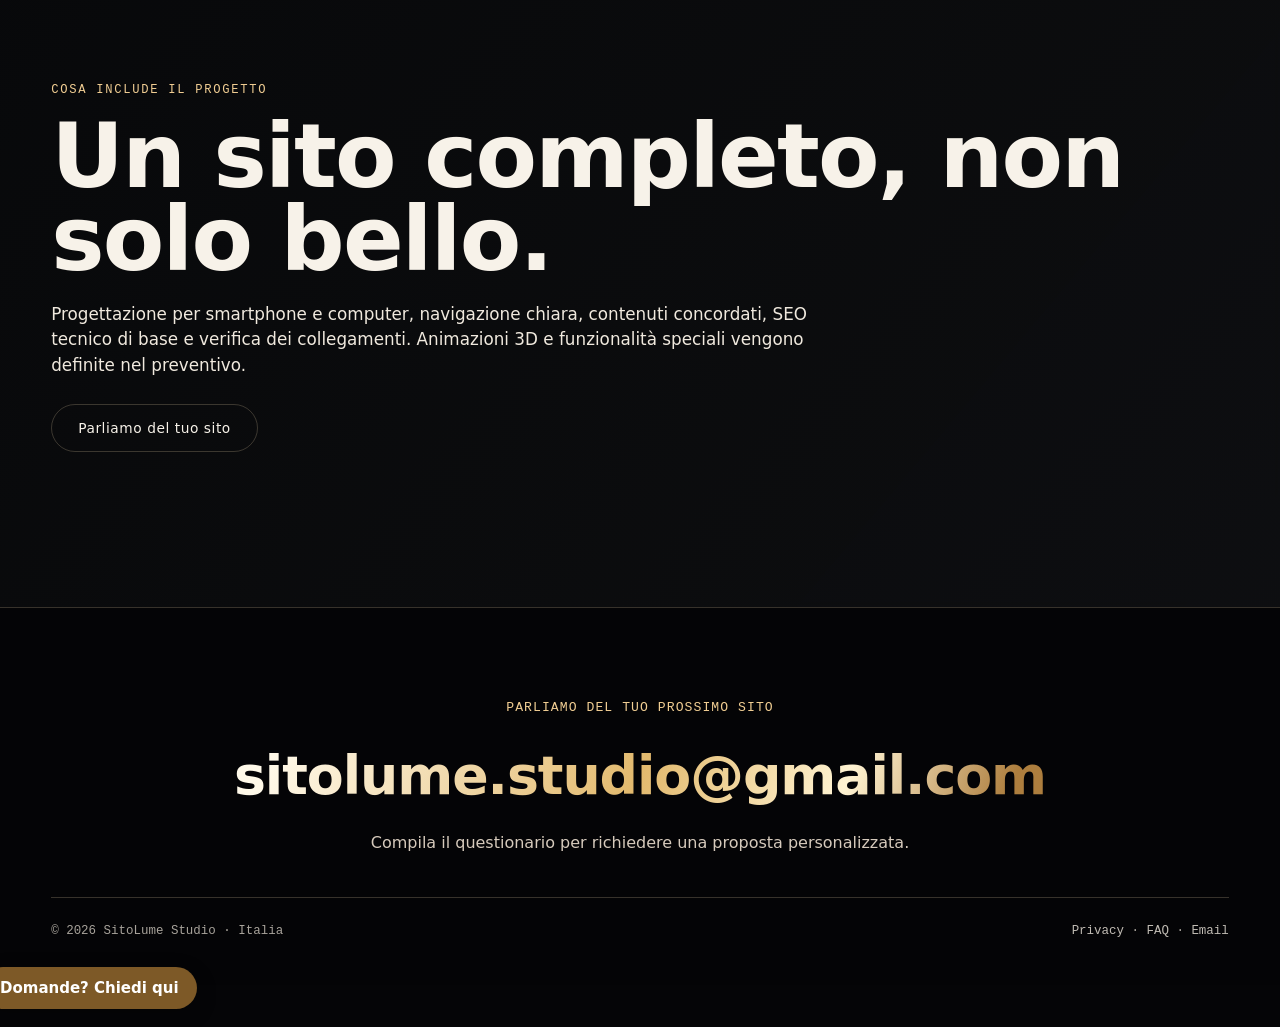
<file: servizi.html>
<!DOCTYPE html><html lang="it"><head><meta charset="utf-8"><meta name="viewport" content="width=device-width,initial-scale=1"><meta name="robots" content="index,follow"><link rel="canonical" href="https://activefloow-prog.github.io/sitolume-studio/servizi.html"><meta name="theme-color" content="#050507"><title>Servizi | SitoLume Studio</title><meta name="description" content="SitoLume Studio: siti web professionali, animazioni 3D, siti multipagina e assistenza per le attività locali."><link rel="icon" href="./assets/sitolume-logo.svg" type="image/svg+xml"><link rel="stylesheet" href="./styles.css"><link rel="stylesheet" href="./multipage.css"></head><body><header class="nav"><a class="brand" href="./index.html">SitoLume Studio</a><button class="menu-toggle" type="button" aria-label="Apri menu" aria-expanded="false" aria-controls="main-menu">☰</button><nav class="nav-links" id="main-menu" aria-label="Menu principale"><a href="./servizi.html">Servizi</a><a href="./metodo.html">Metodo</a><a href="./prezzi.html">Prezzi</a><a href="./faq.html">FAQ</a><a href="./community.html">Community</a><a class="nav-cta" href="./preventivo.html">Richiedi preventivo</a></nav></header><main><section class="page-intro"><p class="kicker">SITOLUME STUDIO / SERVIZI</p><h1>Servizi che si fanno notare.</h1><p>Siti web progettati per distinguersi, facili da consultare e pensati per i tuoi clienti.</p></section><section class="work" id="work">
<div class="section-head">
<p class="kicker">[ Cosa realizziamo ]</p>
<h2 class="reveal">Progetti che<br>si fanno notare.</h2>
</div>
<ul class="work-list">
<li class="work-row reveal"><span class="w-n">01</span><span class="w-name">Sito vetrina</span><span class="w-cat">Per bar, saloni e negozi</span><span class="w-yr">Da 390 €</span></li>
<li class="work-row reveal"><span class="w-n">02</span><span class="w-name">Sito multipagina</span><span class="w-cat">Per presentare servizi e storia</span><span class="w-yr">Da 790 €</span></li>
<li class="work-row reveal"><span class="w-n">03</span><span class="w-name">Restyling</span><span class="w-cat">Per rinnovare siti datati</span><span class="w-yr">Su preventivo</span></li>
<li class="work-row reveal"><span class="w-n">04</span><span class="w-name">Esperienze 3D</span><span class="w-cat">Movimento e interazioni premium</span><span class="w-yr">Su preventivo</span></li>
</ul>
</section>
<section class="sl-extra"><div class="section-head"><p class="kicker">COSA INCLUDE IL PROGETTO</p><h2>Un sito completo, non solo bello.</h2><p class="sl-intro">Progettazione per smartphone e computer, navigazione chiara, contenuti concordati, SEO tecnico di base e verifica dei collegamenti. Animazioni 3D e funzionalità speciali vengono definite nel preventivo.</p><a class="btn" href="./contatti.html"><span>Parliamo del tuo sito</span></a></div></section></main><footer class="footer" id="contact"><p class="foot-k">PARLIAMO DEL TUO PROSSIMO SITO</p><a class="foot-mail" href="./preventivo.html">sitolume.studio@gmail.com</a><p class="contact-note">Compila il questionario per richiedere una proposta personalizzata.</p><div class="foot-bottom"><span>© 2026 SitoLume Studio · Italia</span><span><a href="./privacy.html">Privacy</a> · <a href="./faq.html">FAQ</a> · <a href="./preventivo.html">Email</a></span></div></footer><script src="./navigation.js"></script><script>window.TCH_FAQ={"name":"SitoLume · Assistente FAQ","colour":"#7d5927","button":"Domande? Chiedi qui","greeting":"Ciao! Sono l’assistente FAQ automatico di SitoLume. Posso rispondere su servizi, prezzi indicativi e modalità di lavoro.","fallback":"Non ho una risposta verificata a questa domanda. Scrivici a sitolume.studio@gmail.com; non inserire informazioni sensibili qui.","threshold":0.47,"suggest":[0,1,2,9],"synonyms":{"prezzo":["prezzi","costo","costi","tariffa","tariffe"],"abbonamento":["mensile","canone","rinnovo"],"contatto":["email","scrivere","parlare"]},"faqs":[{"q":"Quanto costa un sito web?","keywords":["prezzo","prezzi","costo","costi","quanto","euro","tariffe","sito","vetrina","390","790","preventivo"],"a":"Una pagina vetrina parte indicativamente da 390 €. Un sito fino a 5 pagine parte da 790 €. Le esperienze 3D avanzate sono su preventivo. Imposte eventualmente dovute, dominio e hosting sono separati."},{"q":"È obbligatorio pagare un abbonamento?","keywords":["abbonamento","mensile","canone","rinnovo","manutenzione","29","assistenza"],"a":"No, l'abbonamento non è obbligatorio. La manutenzione è facoltativa, da 29 € al mese, con attività e condizioni da definire per iscritto."},{"q":"Dominio e hosting sono compresi?","keywords":["dominio","hosting","server","hosting incluso","dominio incluso","intestato"],"a":"Dominio e hosting sono normalmente costi separati e devono restare intestati al cliente. Nessun acquisto senza la tua autorizzazione."},{"q":"Quanto tempo serve per fare un sito?","keywords":["tempi","tempo","durata","quanto ci vuole","consegna","giorni","settimane"],"a":"Le tempistiche dipendono da contenuti e complessità. Le concordiamo per iscritto dopo analisi e accettazione del preventivo."},{"q":"Il sito funziona sul cellulare?","keywords":["mobile","smartphone","cellulare","tablet","responsive","telefono","schermo"],"a":"Sì, realizziamo e verifichiamo siti responsive adatti a smartphone, tablet e desktop."},{"q":"Per quali attività fate siti?","keywords":["bar","ristorante","pizzeria","parrucchieri","salone","negozio","estetista","azienda","settori"],"a":"Realizziamo siti vetrina per bar, ristoranti, saloni di bellezza, negozi e piccole aziende di Brescia, Bergamo e Lombardia."},{"q":"Come funziona la realizzazione?","keywords":["processo","fasi","come funziona","lavoro","accordo","acconto","approvazione"],"a":"Analisi, proposta grafica riservata, preventivo, contratto e acconto, sviluppo, revisioni concordate, collaudo e consegna."},{"q":"Gestite la privacy e i cookie?","keywords":["privacy","cookie","gdpr","dati","consenso","informativa","legalità"],"a":"Valutiamo privacy, cookie, moduli e servizi nel progetto. I testi legali devono riflettere i trattamenti effettivi, prima della pubblicazione."},{"q":"Posso vedere un esempio o una demo?","keywords":["demo","anteprima","esempio","portfolio","mostrare","vedere","prova"],"a":"Sì, possiamo mostrare anteprime dimostrative private, chiaramente non ufficiali, con filigrana. Chiedici informazioni via email."},{"q":"Come contatto SitoLume?","keywords":["contatto","email","scrivere","telefono","chiamata","appuntamento","preventivo gratuito"],"a":"Scrivici a [sitolume.studio@gmail.com](mailto:sitolume.studio@gmail.com) con il nome dell'attività e ciò che desideri realizzare. Se preferisci una chiamata, indicacelo nell'email."}]};</script><script defer src="./assets/faq-bot.js"></script></body></html>
</file>
<file: styles.css>
:root{
  --bg:#050507;
  --ink:#eef0f5;
  --dim:#9a9caa;
  --faint:#5f6070;
  --violet:#b6a8ff;
  --cyan:#86e6ff;
  --pink:#ffb0e6;
  --line:rgba(238,240,245,.14);
  --max:1340px;
  --ease:cubic-bezier(.22,1,.36,1);
}
*{box-sizing:border-box;margin:0;padding:0}
html{scroll-behavior:smooth}
@media (prefers-reduced-motion:reduce){html{scroll-behavior:auto}}
body{background:var(--bg);color:var(--ink);font-family:"Space Grotesk",system-ui,sans-serif;font-weight:300;
  line-height:1.5;overflow-x:hidden;-webkit-font-smoothing:antialiased}
a{color:inherit;text-decoration:none}
em{font-style:italic}
::selection{background:var(--violet);color:#0a0714}

#chrome{position:fixed;inset:0;width:100%;height:100%;display:block;z-index:0}
#chrome.fallback{background:
  radial-gradient(60% 60% at 40% 35%,#c9c6e6,transparent 60%),
  radial-gradient(50% 50% at 70% 60%,#86e6ff,transparent 60%),
  radial-gradient(70% 70% at 50% 80%,#ffb0e6,transparent 60%),#050507}
body>*:not(#chrome){position:relative;z-index:2}

/* nav */
.nav{position:fixed;top:0;left:0;right:0;z-index:50;display:flex;justify-content:space-between;align-items:center;
  padding:24px clamp(18px,4vw,56px)}
.brand{font-family:"Syne",sans-serif;font-weight:800;font-size:1.3rem;letter-spacing:.02em;
  background:linear-gradient(120deg,#fff,#b6a8ff 40%,#86e6ff 70%,#fff);-webkit-background-clip:text;background-clip:text;-webkit-text-fill-color:transparent}
.nav-links{display:flex;gap:clamp(16px,2.4vw,34px);align-items:center;font-size:.86rem;letter-spacing:.02em}
.nav-links a{color:var(--dim);transition:color .3s}.nav-links a:hover{color:var(--ink)}
.nav-cta{border:1px solid var(--line);border-radius:40px;padding:9px 18px;color:var(--ink)!important;
  transition:border-color .3s,background .3s}
.nav-cta:hover{border-color:var(--violet);background:rgba(182,168,255,.14)}
@media(max-width:720px){.nav-links a:nth-child(1),.nav-links a:nth-child(2){display:none}}

/* hero */
.hero{min-height:100svh;display:flex;flex-direction:column;justify-content:center;position:relative;
  padding:120px clamp(18px,4vw,56px) 60px;max-width:var(--max);margin:0 auto}
.hero::before{content:"";position:absolute;inset:0;z-index:-1;pointer-events:none;
  background:linear-gradient(100deg,rgba(5,5,7,.72) 0%,rgba(5,5,7,.3) 45%,transparent 70%)}
.eyebrow{font-family:"JetBrains Mono",monospace;font-size:.76rem;letter-spacing:.16em;text-transform:uppercase;color:var(--cyan);margin-bottom:1.6rem}
.hero-title{font-family:"Syne",sans-serif;font-weight:800;line-height:.9;letter-spacing:-.03em;
  font-size:clamp(3.4rem,13.5vw,11.5rem)}
.hero-title .line{display:block;overflow:hidden}
.hero-title .line>span{display:inline-block;
  background:linear-gradient(105deg,#ffffff 10%,#b6a8ff 34%,#86e6ff 54%,#ffb0e6 74%,#ffffff 92%);
  -webkit-background-clip:text;background-clip:text;-webkit-text-fill-color:transparent;
  filter:drop-shadow(0 4px 30px rgba(182,168,255,.25))}
.hero-sub{max-width:42ch;margin:2rem 0 2.4rem;color:var(--ink);font-size:clamp(1.02rem,1.5vw,1.24rem);opacity:.86}
.hero-actions{display:flex;align-items:center;gap:24px;flex-wrap:wrap}
.btn{position:relative;border:1px solid var(--line);border-radius:40px;padding:13px 26px;font-size:.86rem;letter-spacing:.04em;
  overflow:hidden;transition:border-color .3s}
.btn span{position:relative;z-index:1}
.btn::before{content:"";position:absolute;inset:0;z-index:0;opacity:0;transition:opacity .35s;
  background:linear-gradient(120deg,var(--violet),var(--cyan),var(--pink))}
.btn:hover{border-color:transparent;color:#0a0714}.btn:hover::before{opacity:1}
.meta{font-family:"JetBrains Mono",monospace;font-size:.76rem;color:var(--faint);letter-spacing:.04em}

/* strip */
.strip{border-top:1px solid var(--line);border-bottom:1px solid var(--line);overflow:hidden;white-space:nowrap;
  padding:18px 0;backdrop-filter:blur(4px);-webkit-backdrop-filter:blur(4px);background:rgba(5,5,7,.4)}
.strip-track{display:inline-flex;gap:2rem;align-items:center;animation:slide 28s linear infinite;
  font-family:"Syne",sans-serif;font-weight:700;font-size:clamp(1.3rem,3vw,2rem);letter-spacing:.04em;color:var(--dim)}
.strip-track b{color:var(--violet)}
@keyframes slide{to{transform:translateX(-50%)}}

/* sections */
section{padding:clamp(90px,12vh,160px) clamp(18px,4vw,56px)}
.section-head{max-width:var(--max);margin:0 auto 3rem}
.kicker{font-family:"JetBrains Mono",monospace;font-size:.76rem;letter-spacing:.14em;text-transform:uppercase;color:var(--cyan);margin-bottom:1rem}
h2{font-family:"Syne",sans-serif;font-weight:700;font-size:clamp(2.6rem,7vw,6rem);line-height:.92;letter-spacing:-.02em}

/* work list */
.work-list{max-width:var(--max);margin:0 auto;list-style:none;border-top:1px solid var(--line)}
.work-row{display:grid;grid-template-columns:60px 1fr auto auto;gap:20px;align-items:center;
  padding:clamp(18px,3vw,34px) 6px;border-bottom:1px solid var(--line);position:relative;isolation:isolate;
  transition:padding-left .5s var(--ease)}
.work-row::before{content:"";position:absolute;inset:0;z-index:-1;opacity:0;transition:opacity .4s;
  background:linear-gradient(90deg,rgba(182,168,255,.16),transparent 70%)}
.work-row:hover,.work-row:focus-visible{padding-left:26px;outline:none}
.work-row:hover::before,.work-row:focus-visible::before{opacity:1}
.w-n{font-family:"JetBrains Mono",monospace;font-size:.85rem;color:var(--faint)}
.w-name{font-family:"Syne",sans-serif;font-weight:700;font-size:clamp(1.6rem,4vw,3rem);line-height:1}
.w-cat{font-family:"JetBrains Mono",monospace;font-size:.8rem;color:var(--dim)}
.w-yr{font-family:"JetBrains Mono",monospace;font-size:.85rem;color:var(--faint)}
@media(max-width:680px){.work-row{grid-template-columns:36px 1fr auto}.w-cat{display:none}}

/* studio */
.studio{border-top:1px solid var(--line)}
.studio-inner{max-width:var(--max);margin:0 auto}
.studio-text{font-family:"Syne",sans-serif;font-weight:600;font-size:clamp(1.7rem,4.2vw,3.2rem);line-height:1.14;
  letter-spacing:-.01em;margin:1rem 0 3.4rem;max-width:22ch}
.studio-text em{background:linear-gradient(120deg,var(--violet),var(--cyan));-webkit-background-clip:text;background-clip:text;-webkit-text-fill-color:transparent}
.studio-cols{display:grid;grid-template-columns:repeat(3,1fr);gap:36px}
@media(max-width:820px){.studio-cols{grid-template-columns:1fr;gap:26px}}
.studio-cols h3{font-family:"Syne",sans-serif;font-weight:700;font-size:1.2rem;margin-bottom:.7rem}
.studio-cols p{color:var(--dim);max-width:36ch}

/* statement */
.statement{text-align:center;padding-block:clamp(120px,20vh,240px)}
.statement p{font-family:"Syne",sans-serif;font-weight:800;font-size:clamp(3rem,13vw,13rem);line-height:.9;letter-spacing:-.02em}
.statement em{background:linear-gradient(120deg,var(--violet),var(--cyan),var(--pink));-webkit-background-clip:text;background-clip:text;-webkit-text-fill-color:transparent}
.statement span{color:var(--ink)}

/* footer */
.footer{border-top:1px solid var(--line);padding:clamp(70px,10vh,130px) clamp(18px,4vw,56px) 44px;text-align:center}
.foot-k{font-family:"JetBrains Mono",monospace;color:var(--cyan);text-transform:uppercase;letter-spacing:.08em;font-size:.82rem;margin-bottom:1.6rem}
.foot-mail{display:inline-block;font-family:"Syne",sans-serif;font-weight:800;font-size:clamp(2rem,8vw,6rem);line-height:1;letter-spacing:-.02em;
  background:linear-gradient(120deg,#fff,#b6a8ff,#86e6ff,#fff);-webkit-background-clip:text;background-clip:text;-webkit-text-fill-color:transparent;transition:filter .3s}
.foot-mail:hover{filter:brightness(1.2) drop-shadow(0 0 20px rgba(134,230,255,.4))}
.foot-bottom{max-width:var(--max);margin:2.6rem auto 0;display:flex;justify-content:space-between;gap:14px;flex-wrap:wrap;
  padding-top:24px;border-top:1px solid var(--line);font-family:"JetBrains Mono",monospace;font-size:.78rem;color:var(--faint)}
.foot-bottom a{color:var(--dim)}.foot-bottom a:hover{color:var(--cyan)}

/* reveals + hero intro */
.js .reveal{opacity:0;transform:translateY(28px)}
.js .reveal.is-in{opacity:1;transform:none;transition:opacity 1s var(--ease),transform 1s var(--ease)}
.js .hero-title .line>span{transform:translateY(110%);transition:transform 1.2s var(--ease)}
.hero.loaded .hero-title .line>span{transform:translateY(0)}
.hero.loaded .reveal{opacity:1;transform:none;transition:opacity 1s var(--ease),transform 1s var(--ease)}
.hero .eyebrow{transition-delay:.1s}.hero .line>span{transition-delay:.2s}
.hero .hero-sub{transition-delay:.42s}.hero .hero-actions{transition-delay:.56s}
a:focus-visible,.btn:focus-visible,.work-row:focus-visible{outline:2px solid var(--cyan);outline-offset:4px}

@media (prefers-reduced-motion:reduce){
  .reveal,.js .reveal{opacity:1!important;transform:none!important}
  .hero-title .line>span{transform:none!important}
  .strip-track{animation:none}
}

/* SitoLume Studio brand overrides on top of licensed CHROMA template */
:root {--violet:#d6a45a;--cyan:#f1ce93;--pink:#b3b5b6;--dim:#c0bbb3;--faint:#a8a39b;--line:rgba(235,214,175,.22)}
body{font-family:system-ui,-apple-system,BlinkMacSystemFont,"Segoe UI",sans-serif}
.brand,.hero-title,h2,.w-name,.studio-text,.statement p,.foot-mail{font-family:system-ui,-apple-system,BlinkMacSystemFont,"Segoe UI",sans-serif}
.hero-title{font-size:clamp(3.1rem,10vw,8.8rem);letter-spacing:-.06em}
.brand{font-size:1.25rem;white-space:nowrap}
.hero-title .line>span,.brand,.foot-mail{background-image:linear-gradient(110deg,#fff9e9 5%,#e2b96d 50%,#fff3d2 75%,#ad7e3e 95%)}
.hero::before{background:linear-gradient(100deg,rgba(5,5,7,.83),rgba(5,5,7,.50) 45%,transparent 85%)}
.btn::before{background:linear-gradient(120deg,#e2b96d,#ffeac3,#b9955a)}
.strip-track b{color:#d6a45a}
.sl-intro{max-width:760px;color:var(--dim);font-size:1.05rem;margin-top:22px}
.sl-prices,.sl-faq,.sl-privacy{border-top:1px solid var(--line);position:relative}
.sl-pricing-grid{max-width:var(--max);margin:30px auto 20px;display:grid;grid-template-columns:repeat(3,minmax(0,1fr));gap:18px}
.sl-price{border:1px solid var(--line);padding:clamp(24px,3vw,40px);border-radius:20px;background:rgba(9,10,12,.77);backdrop-filter:blur(10px);display:flex;flex-direction:column;gap:17px}
.sl-price.sl-featured{border-color:rgba(214,164,90,.72);box-shadow:0 0 30px rgba(214,164,90,.08)}
.sl-tag{font-size:.75rem;color:#e2bf85;letter-spacing:.14em;font-weight:700}
.sl-price h3{font-size:clamp(1.6rem,2.5vw,2.4rem);line-height:1.1;letter-spacing:-.03em}
.sl-price p{color:var(--dim);min-height:72px}
.sl-amount{color:#e9c58d;font-size:clamp(1.5rem,2.3vw,2.5rem);font-weight:750;letter-spacing:-.04em}
.sl-price ul{padding-left:19px;color:var(--ink);display:grid;gap:9px;line-height:1.4;margin-bottom:16px}
.sl-price a{padding:12px 16px;border:1px solid rgba(214,164,90,.65);border-radius:6px;text-align:center;color:#f5d59e;margin-top:auto}
.sl-price a:hover{background:#d6a45a;color:#17140c}
.sl-price-note{max-width:var(--max);margin:22px auto;color:var(--dim);font-size:.92rem}
.sl-faq-list{max-width:var(--max);margin:34px auto 0;display:grid;grid-template-columns:repeat(2,minmax(0,1fr));align-items:start;gap:12px}
.sl-faq details{background:rgba(9,10,12,.80);border:1px solid var(--line);border-radius:12px;padding:19px 22px}
.sl-faq details[open]{border-color:rgba(214,164,90,.7)}
.sl-faq summary{cursor:pointer;font-size:1.06rem;font-weight:620;padding-right:12px}
.sl-faq details p{color:#d4d0c7;margin-top:13px;line-height:1.65}
.sl-policy{max-width:var(--max);margin:auto;padding:10px 0}
.sl-policy h2{font-size:clamp(1.6rem,3vw,2.5rem);margin-bottom:12px}
.sl-policy p{color:var(--dim);font-size:.92rem;margin-bottom:12px;line-height:1.65}
.foot-mail{font-size:clamp(1.8rem,7vw,5.8rem)}
.nav-links{gap:clamp(12px,2vw,26px)}
.nav{background:rgba(5,5,7,.55);backdrop-filter:blur(12px);-webkit-backdrop-filter:blur(12px)}
@media(max-width:930px){.sl-pricing-grid{grid-template-columns:1fr}.sl-price p{min-height:0}}
@media(max-width:720px){.nav-links a:not(.nav-cta){display:none}.sl-faq-list{grid-template-columns:1fr}.hero-title{font-size:clamp(3rem,13vw,5.5rem)}.sl-price{padding:25px}.hero{min-height:92svh}.footer .foot-bottom{flex-direction:column;align-items:center}}
@media(prefers-reduced-motion:reduce){#chrome{display:none}.hero{background:radial-gradient(ellipse at 62% 30%,rgba(224,185,108,.28),transparent 62%),#050507}}
</file>
<file: multipage.css>
/* SitoLume: original full-screen 3D direction retained, multipage improvements */
body{background:#050507;color:#f7f2e9}
#chrome{pointer-events:none}
.nav{background:rgba(5,5,7,.84);border-bottom:1px solid rgba(238,224,200,.13);backdrop-filter:blur(16px);gap:18px}
.nav-links{gap:clamp(10px,1.7vw,26px)}
.nav-links a{color:#e5dfd5;font-weight:600;white-space:nowrap}
.nav-links a:hover,.nav-links [aria-current=page]{color:#f8d7a1}
.menu-toggle{display:none;background:none;border:1px solid rgba(245,214,162,.4);border-radius:8px;color:#fff;padding:7px 12px;font-size:20px;cursor:pointer}
.hero-title{font-size:clamp(3.15rem,10vw,9rem)}
.hero::before{background:linear-gradient(90deg,rgba(5,5,7,.91),rgba(5,5,7,.72) 48%,rgba(5,5,7,.12))}
section:not(.hero):not(.strip){background:linear-gradient(130deg,rgba(8,9,11,.94),rgba(16,17,19,.83));backdrop-filter:blur(3px)}
.page-intro{min-height:380px;padding:160px clamp(18px,4vw,56px) 80px;display:flex;flex-direction:column;justify-content:center;max-width:none!important;background:linear-gradient(90deg,rgba(4,5,7,.97),rgba(4,5,7,.4))!important}
.page-intro h1{font-size:clamp(2.6rem,8vw,6.8rem);line-height:1.02;letter-spacing:-.06em;max-width:1100px}
.page-intro>p:last-child{margin-top:20px;max-width:650px;font-size:1.15rem;color:#e0d7c9}
.sl-extra,.sl-contact-page,.faq-inline-section{padding:100px clamp(18px,4vw,56px);border-top:1px solid var(--line)}
.sl-extra .btn{display:inline-block;margin-top:26px}
.contact-address{display:inline-block;font-size:clamp(1.08rem,4vw,3rem);font-weight:750;overflow-wrap:anywhere;color:#f6ce8f;margin-top:28px;text-decoration:underline;text-underline-offset:7px}
.contact-note{color:#d6cabc;margin-top:24px}
.sl-policy a{color:#f4cd96;text-decoration:underline;overflow-wrap:anywhere}
.foot-mail{overflow-wrap:anywhere;font-size:clamp(1.15rem,4.2vw,3.8rem);padding:5px 0}
.footer{background:rgba(5,5,7,.94)}
.faq-inline-section #faq-inline{max-width:600px;margin:30px 0 0}
.sl-price,.sl-faq details{background:rgba(13,14,17,.95)}
.sl-faq summary,.sl-intro,.sl-price p{color:#f0e9de}
a:focus-visible,button:focus-visible,summary:focus-visible{outline:3px solid #f5cc8a;outline-offset:4px}
@media(max-width:980px){.menu-toggle{display:block;margin-left:auto}.nav-links{position:absolute;top:100%;left:0;right:0;display:none;flex-direction:column;align-items:stretch;padding:20px 24px;background:#0b0b0e;max-height:75vh;overflow:auto;border-bottom:1px solid var(--line)}.nav-links.is-open{display:flex}.nav-links a,.nav-links a:not(.nav-cta){display:block!important;padding:11px 12px;text-align:center}.nav-cta{margin-top:8px}.nav{padding:15px 18px}.page-intro{padding-top:140px}}
@media(max-width:720px){.hero-title{font-size:clamp(3rem,13vw,5.5rem)}.hero{min-height:90svh}.sl-faq-list{grid-template-columns:1fr}.foot-bottom{justify-content:center;text-align:center}.page-intro{min-height:320px}}
@media(prefers-reduced-motion:reduce){.reveal,.js .reveal{opacity:1!important;transform:none!important}}

/* SitoLume: stable low-cost rendering, no WebGL loop */
html{scroll-behavior:auto}
body{background:radial-gradient(ellipse 65% 50% at 62% 7%,rgba(86,68,119,.20),transparent 75%),radial-gradient(ellipse 45% 42% at 9% 61%,rgba(36,77,82,.16),transparent 82%),#050507;background-attachment:fixed}
#chrome{display:none!important}
.reveal,.js .reveal,.hero .reveal,.hero .hero-title .line>span,.js .hero-title .line>span{opacity:1!important;transform:none!important;visibility:visible!important;transition:none!important}
.strip-track{animation:none!important;transform:none!important}
.hero-title .line{overflow:visible}
.nav,.nav-links{contain:layout style}
@media(prefers-reduced-motion:reduce){*{scroll-behavior:auto!important;animation:none!important;transition:none!important}}


/* SitoLume: preventivo chiaro e accessibile, nessun WebGL */
.quote-intro{padding-bottom:46px;min-height:430px}
.quote-progress{display:flex;gap:24px;flex-wrap:wrap;color:#d6c7a8;letter-spacing:.1em;font:600 11px/1.4 system-ui,sans-serif;margin-top:28px}
.quote-progress span:first-child{color:#ffdc9b}
.quote-section{padding:52px clamp(18px,4vw,56px) 120px;position:relative}
.quote-layout{max-width:1280px;margin:0 auto;display:grid;grid-template-columns:minmax(250px,.7fr) minmax(0,1.3fr);gap:clamp(22px,4vw,70px);align-items:start}
.quote-aside{padding:22px 0}.quote-aside h2{font-size:clamp(29px,3.8vw,51px);line-height:1.05;margin-bottom:20px}.quote-aside>p:not(.kicker){color:#cabfb0;line-height:1.7}
.quote-highlight{border-top:1px solid #ffffff22;display:flex;justify-content:space-between;gap:16px;align-items:center;padding:19px 0;margin-top:18px}
.quote-highlight strong{color:#f4d5a0;font-size:24px}.quote-highlight span{color:#c9bca7;font-size:13px;text-align:right}
.quote-aside .quote-note{font-size:12px;margin-top:20px}
.quote-panel{background:#121217;border:1px solid #4c4340;border-radius:22px;padding:clamp(24px,4vw,48px);box-shadow:0 20px 80px #0008}
.quote-title{padding-bottom:28px;border-bottom:1px solid #ffffff20}.quote-step{color:#efc98a;font:700 12px monospace;letter-spacing:.12em}
.quote-title h2{font-size:clamp(27px,4vw,44px);line-height:1.1;margin:13px 0 8px}.quote-title p{color:#bfb7ae;font-size:14px}
.quote-fieldset{border:0;border-bottom:1px solid #ffffff1e;margin:0;padding:33px 0}
.quote-fieldset legend{font-size:17px;font-weight:700;color:#f9e4be;padding-top:29px}
.quote-grid{display:grid;grid-template-columns:1fr 1fr;gap:18px}
.quote-fieldset label:not(.quote-check){display:flex;flex-direction:column;gap:9px;margin-bottom:20px;font-size:13px;font-weight:600;color:#f1e8df}
.quote-fieldset input:not([type=checkbox]),.quote-fieldset select,.quote-fieldset textarea{width:100%;min-height:49px;padding:12px 14px;color:#f7f5f2;background:#1d1d24;border:1px solid #686064;border-radius:9px;font:400 15px/1.5 system-ui,sans-serif}
.quote-fieldset select{cursor:pointer}.quote-fieldset textarea{resize:vertical;min-height:115px}
.quote-fieldset input::placeholder,.quote-fieldset textarea::placeholder{color:#aaa2a7}
.quote-fieldset input:focus-visible,.quote-fieldset textarea:focus-visible,.quote-fieldset select:focus-visible{border-color:#f4d5a0;outline:2px solid #f4d5a088;outline-offset:2px}
.quote-check{display:flex;align-items:flex-start;gap:12px;font-size:13px;line-height:1.6;color:#ddd3c9;cursor:pointer}
.quote-check input{width:20px;height:20px;flex:none;accent-color:#f1cb91;margin-top:1px}
.quote-check a{text-decoration:underline;color:#fbd898;text-underline-offset:3px}
.quote-submit-row{padding-top:28px}.quote-submit{display:flex;align-items:center;justify-content:space-between;gap:28px;width:100%;padding:18px 23px;background:#f3d397;color:#19140d;border:0;border-radius:11px;font-weight:800;font-size:16px;transition:background .18s;cursor:pointer}
.quote-submit:hover{background:#fff0cb}.quote-submit:focus-visible{outline:3px solid #fff;outline-offset:4px}
.quote-submit-row p{margin-top:17px;color:#bcb3b1;font-size:12px;line-height:1.65}
.quote-honey{position:absolute!important;left:-9999px!important;width:1px!important;height:1px!important;opacity:0!important}
@media(max-width:850px){.quote-layout{grid-template-columns:1fr}.quote-aside{max-width:690px}.quote-intro{min-height:350px}}
@media(max-width:550px){.quote-grid{grid-template-columns:1fr;gap:0}.quote-panel{padding:22px 18px}.quote-progress{gap:11px;font-size:9px}.quote-section{padding-top:24px}}

.quote-status{padding:15px 16px;margin-bottom:20px;border-radius:10px;line-height:1.5;font-size:14px}
.quote-status.error{background:#3e2023;color:#ffe5e6;border:1px solid #a05b60}
.quote-status.success{background:#1a382b;color:#c8ffe6;border:1px solid #4d9470}
.quote-submit:disabled{opacity:.6;cursor:wait}

/* Community hub and free checklist */
.community-cards{display:grid;grid-template-columns:repeat(3,minmax(0,1fr));gap:18px;margin-top:30px}
.community-card{border:1px solid rgba(246,226,194,.22);border-radius:17px;padding:28px;background:#121219;min-height:330px;display:flex;flex-direction:column}
.community-card>span{font-size:11px;letter-spacing:.12em;color:#f5d39a;font-weight:750}
.community-card h3{font-size:clamp(20px,2vw,27px);line-height:1.18;margin:19px 0 12px}
.community-card p{font-size:14px;line-height:1.75;color:#c9c3bd}
.community-card a{font-size:14px;font-weight:700;color:#f9d7a1;margin-top:auto;padding-top:25px}
.checklist-wrap{max-width:930px}.checklist-progress{padding:19px 22px;margin:30px 0 36px;border-radius:12px;background:#16161b;border:1px solid #494047}
.checklist-progress-head{display:flex;justify-content:space-between;gap:15px;font:600 14px/1.4 system-ui;color:#efdec2;margin-bottom:14px}
.checklist-progress-track{height:10px;background:#34303c;border-radius:8px;overflow:hidden}.checklist-progress-track>span{display:block;height:100%;width:0;background:linear-gradient(90deg,#a78bfa,#f6cc8e);transition:width .18s}
.checklist-items fieldset{border:0;margin:0 0 38px;padding:0}
.checklist-items legend{font:700 19px/1.5 system-ui;color:#f9ddaf;margin-bottom:18px}
.checklist-items label{display:flex;gap:15px;padding:19px;border:1px solid #51464c;border-radius:12px;margin-bottom:12px;align-items:flex-start;cursor:pointer;background:#111117}
.checklist-items label:has(input:checked){background:#1b241f;border-color:#9bca8c}
.checklist-items input{width:22px;height:22px;margin-top:2px;flex:none;accent-color:#dbcb9f}
.checklist-items label strong{display:block;font:700 15px/1.4 system-ui;color:#f9f4eb}
.checklist-items label small{display:block;font:400 13px/1.6 system-ui;color:#bdb5af;margin-top:6px}
.checklist-actions{display:flex;gap:12px;flex-wrap:wrap;margin-bottom:24px}
.checklist-actions .btn{background:rgba(255,255,255,.07);color:#f6e6d3;cursor:pointer}
@media(max-width:850px){.community-cards{grid-template-columns:1fr}.community-card{min-height:225px}}
@media print{.nav,.footer,.checklist-actions,.page-intro{display:none!important}body,.sl-extra{background:#fff!important;color:#111!important}.checklist-items label{color:#111!important;background:#fff!important;border:1px solid #555}.checklist-items strong,.checklist-items small{color:#111!important}}
</file>
<file: subscriptions.css>
.sl-subscription{margin:clamp(40px,7vw,100px) auto 20px;max-width:1200px;border-top:1px solid #ffffff30;padding:42px clamp(20px,4vw,60px)}.sl-subscription h2{font-size:clamp(2rem,5vw,4rem);letter-spacing:-.06em;line-height:1.1;margin:20px 0}.sl-subscription>p:not(.kicker){max-width:750px;color:#cec8c0;line-height:1.75;margin-bottom:30px}.sl-sub-plan{display:grid;grid-template-columns:minmax(0,1.7fr) minmax(230px,.8fr);align-items:center;gap:38px;background:linear-gradient(120deg,#17141c,#121a21);border:1px solid #ffffff38;border-radius:18px;padding:clamp(24px,4vw,48px)}.sl-sub-plan h3{font-size:clamp(1.5rem,3vw,2.3rem);margin:16px 0}.sl-sub-plan p{color:#d0c9c5;line-height:1.75}.sl-sub-plan .sl-amount{font-size:2.6rem;white-space:nowrap}.sl-sub-plan .sl-amount small{font-size:.95rem;color:#c5b8ac}.sl-sub-cta{display:block;text-align:center;background:#f1e2c7;color:#121319;padding:14px;border-radius:8px;margin:14px 0;font-weight:750}.sl-sub-cta:hover{background:white}.sl-sub-plan>div:last-child>small{display:block;color:#b8ac9c;line-height:1.55}@media(max-width:700px){.sl-sub-plan{grid-template-columns:1fr}.sl-subscription{padding:26px 12px}}

/* Piani manutenzione, integrazione nello stile SitoLume esistente */
.sl-maintenance-inline{color:#f2d3a2;text-decoration:underline;text-underline-offset:4px}
.sl-maintenance-grid{display:grid;grid-template-columns:repeat(2,minmax(0,1fr));gap:18px;align-items:stretch}
.sl-maintenance-card{min-width:0;display:flex;flex-direction:column;gap:15px;border:1px solid #ffffff38;border-radius:18px;background:linear-gradient(120deg,#17141c,#121a21);padding:clamp(22px,3vw,35px)}
.sl-maintenance-featured{border-color:rgba(214,164,90,.72)}
.sl-maintenance-card h3{font-size:clamp(1.45rem,2.4vw,2.15rem);margin:0;line-height:1.17}
.sl-maintenance-card .sl-amount{font-size:clamp(2rem,3vw,2.6rem);white-space:nowrap}
.sl-maintenance-card .sl-amount small{font-size:.95rem;color:#c5b8ac}
.sl-maintenance-card>p,.sl-maintenance-once span{color:#d0c9c5;line-height:1.65}
.sl-maintenance-card details{border-top:1px solid #ffffff30;padding:15px 0 0;margin-top:3px}
.sl-maintenance-card details summary{cursor:pointer;color:#f5d59e;font-weight:700;list-style:none;display:flex;align-items:center;justify-content:space-between;gap:12px;line-height:1.5}
.sl-maintenance-card details summary::-webkit-details-marker{display:none}
.sl-maintenance-card details summary:after{content:"+";font-size:1.5rem;line-height:1;color:#f5d59e}
.sl-maintenance-card details[open]>summary:after{content:"−"}
.sl-maintenance-detail{padding:14px 0 0;color:#e7dfd3}
.sl-maintenance-detail ul{padding-left:21px;display:grid;gap:10px;line-height:1.6;margin:0}
.sl-maintenance-detail p{font-size:.91rem;margin:12px 0 0;color:#cfc4b6;line-height:1.6}
.sl-maintenance-card>.sl-sub-cta{margin-top:auto}
.sl-maintenance-once{border-top:1px solid #ffffff30;margin-top:4px;padding-top:17px;display:grid;gap:8px}
.sl-maintenance-once strong{color:#f5d59e}
.sl-maintenance-once details{margin-top:3px}
.sl-maintenance-actions{display:grid;grid-template-columns:1fr 1fr;gap:10px;margin-top:auto}
.sl-maintenance-actions .sl-sub-cta{margin:12px 0 0;display:flex;align-items:center;justify-content:center;line-height:1.4}
.sl-sub-cta-outline{background:transparent;color:#f5d59e;border:1px solid #be9b67}
.sl-sub-cta-outline:hover{color:#121319}
.sl-maintenance-disclaimer{max-width:1100px!important;font-size:.88rem;margin:20px 0 0!important;color:#c5b9ab!important}
@media(max-width:760px){.sl-maintenance-grid{grid-template-columns:1fr}.sl-maintenance-actions{grid-template-columns:1fr}.sl-maintenance-card{padding:22px}}
</file>
